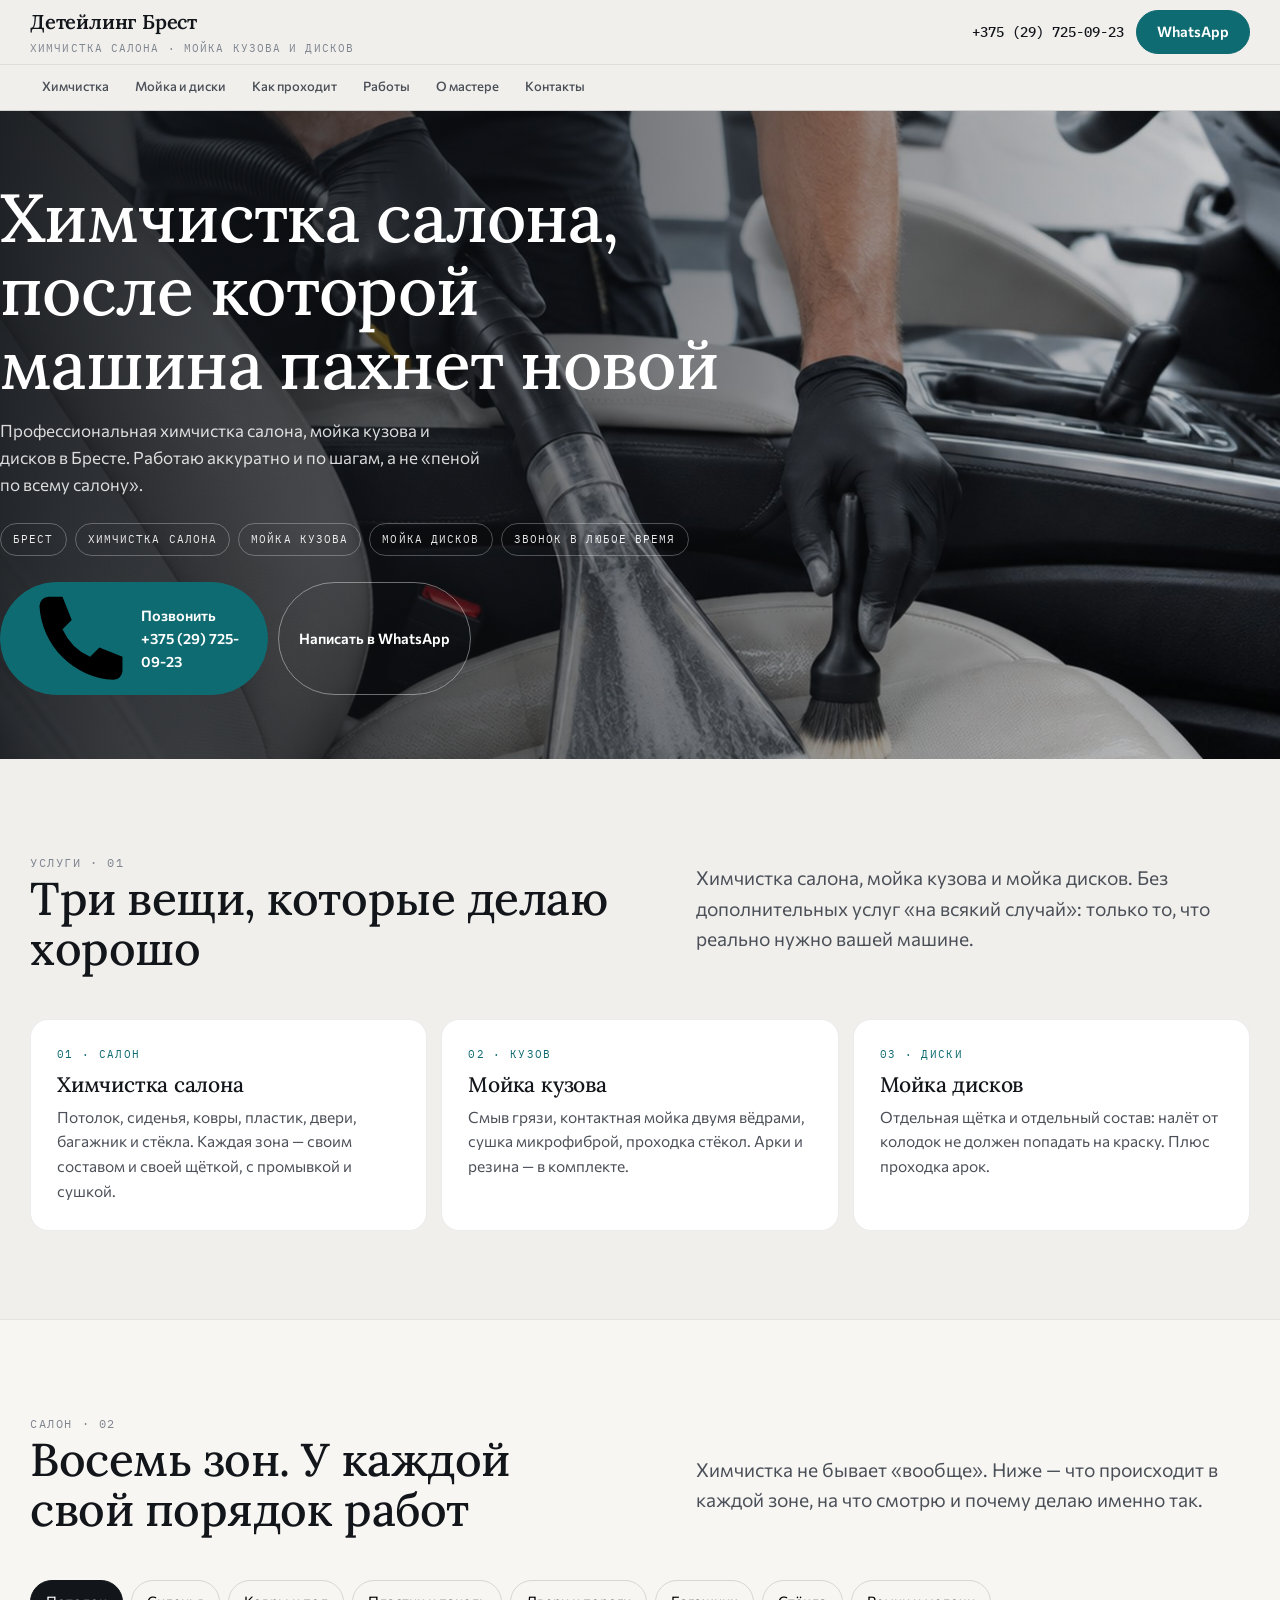
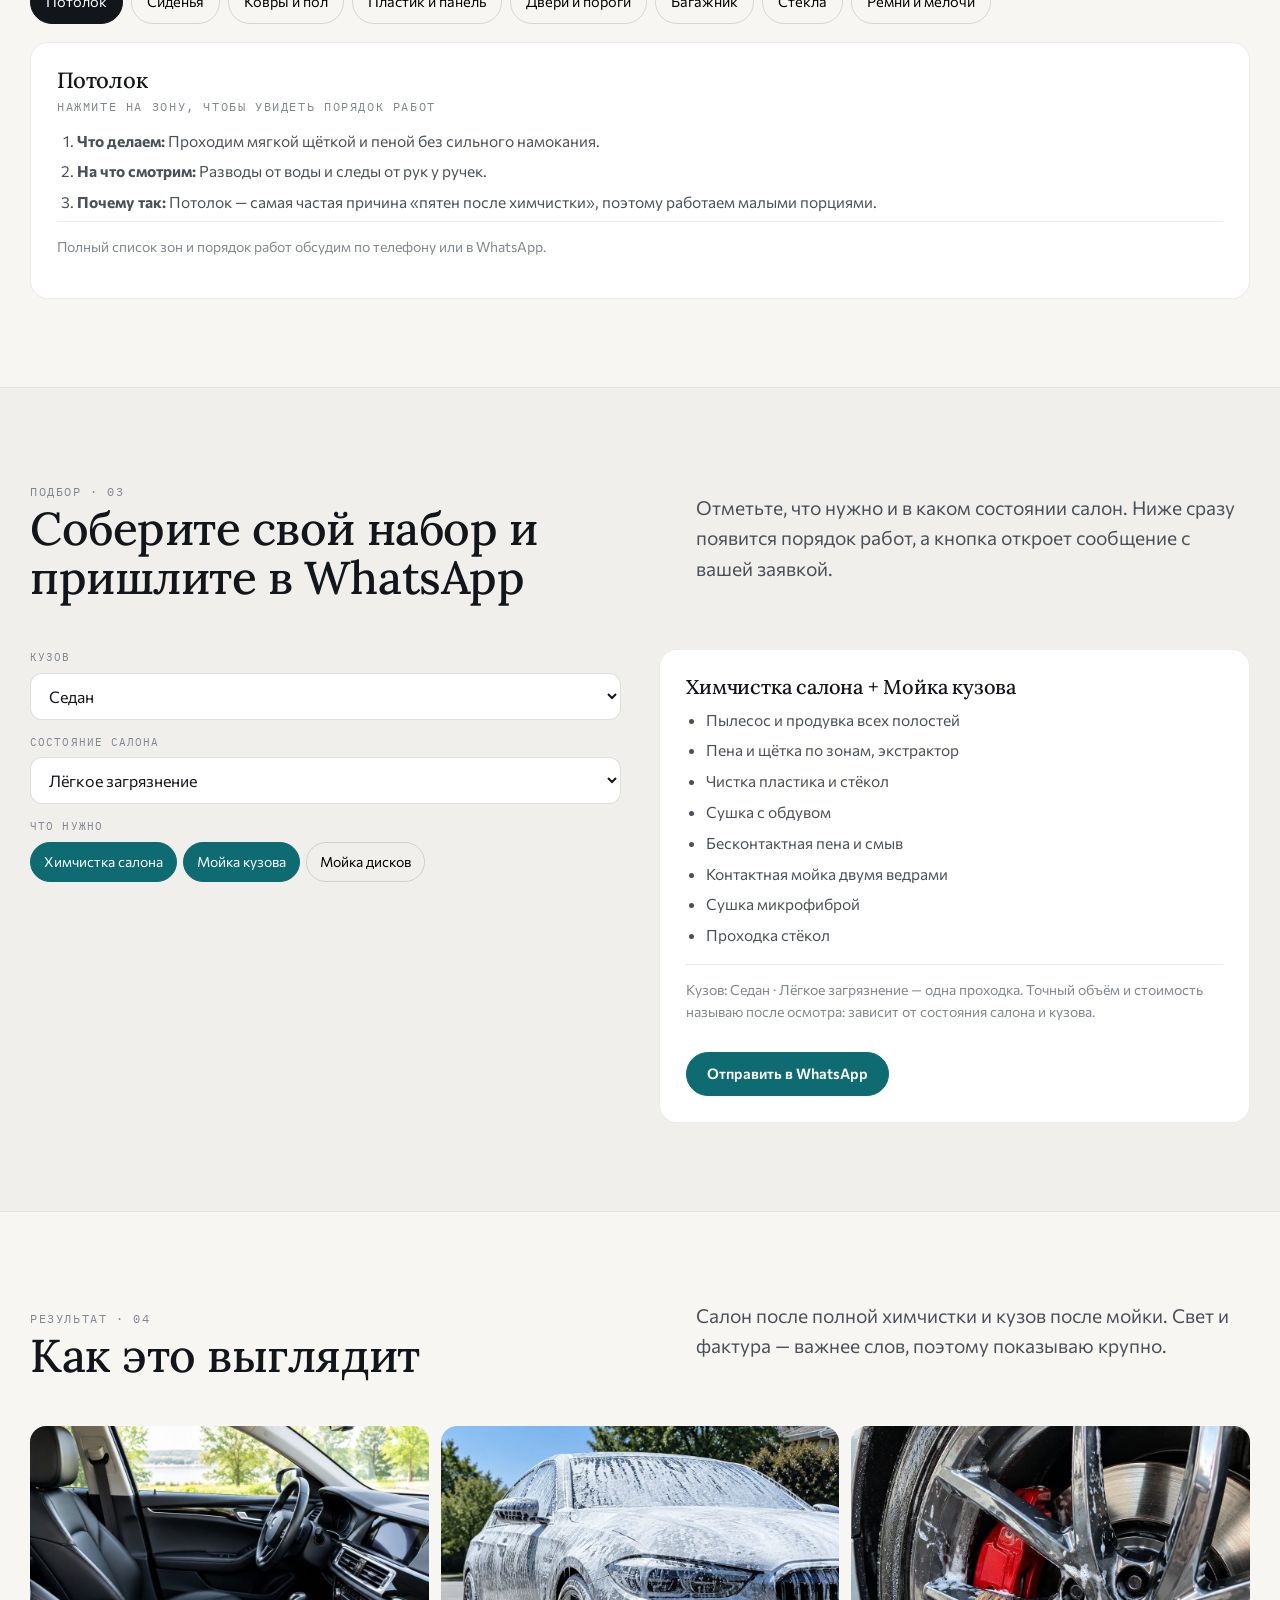
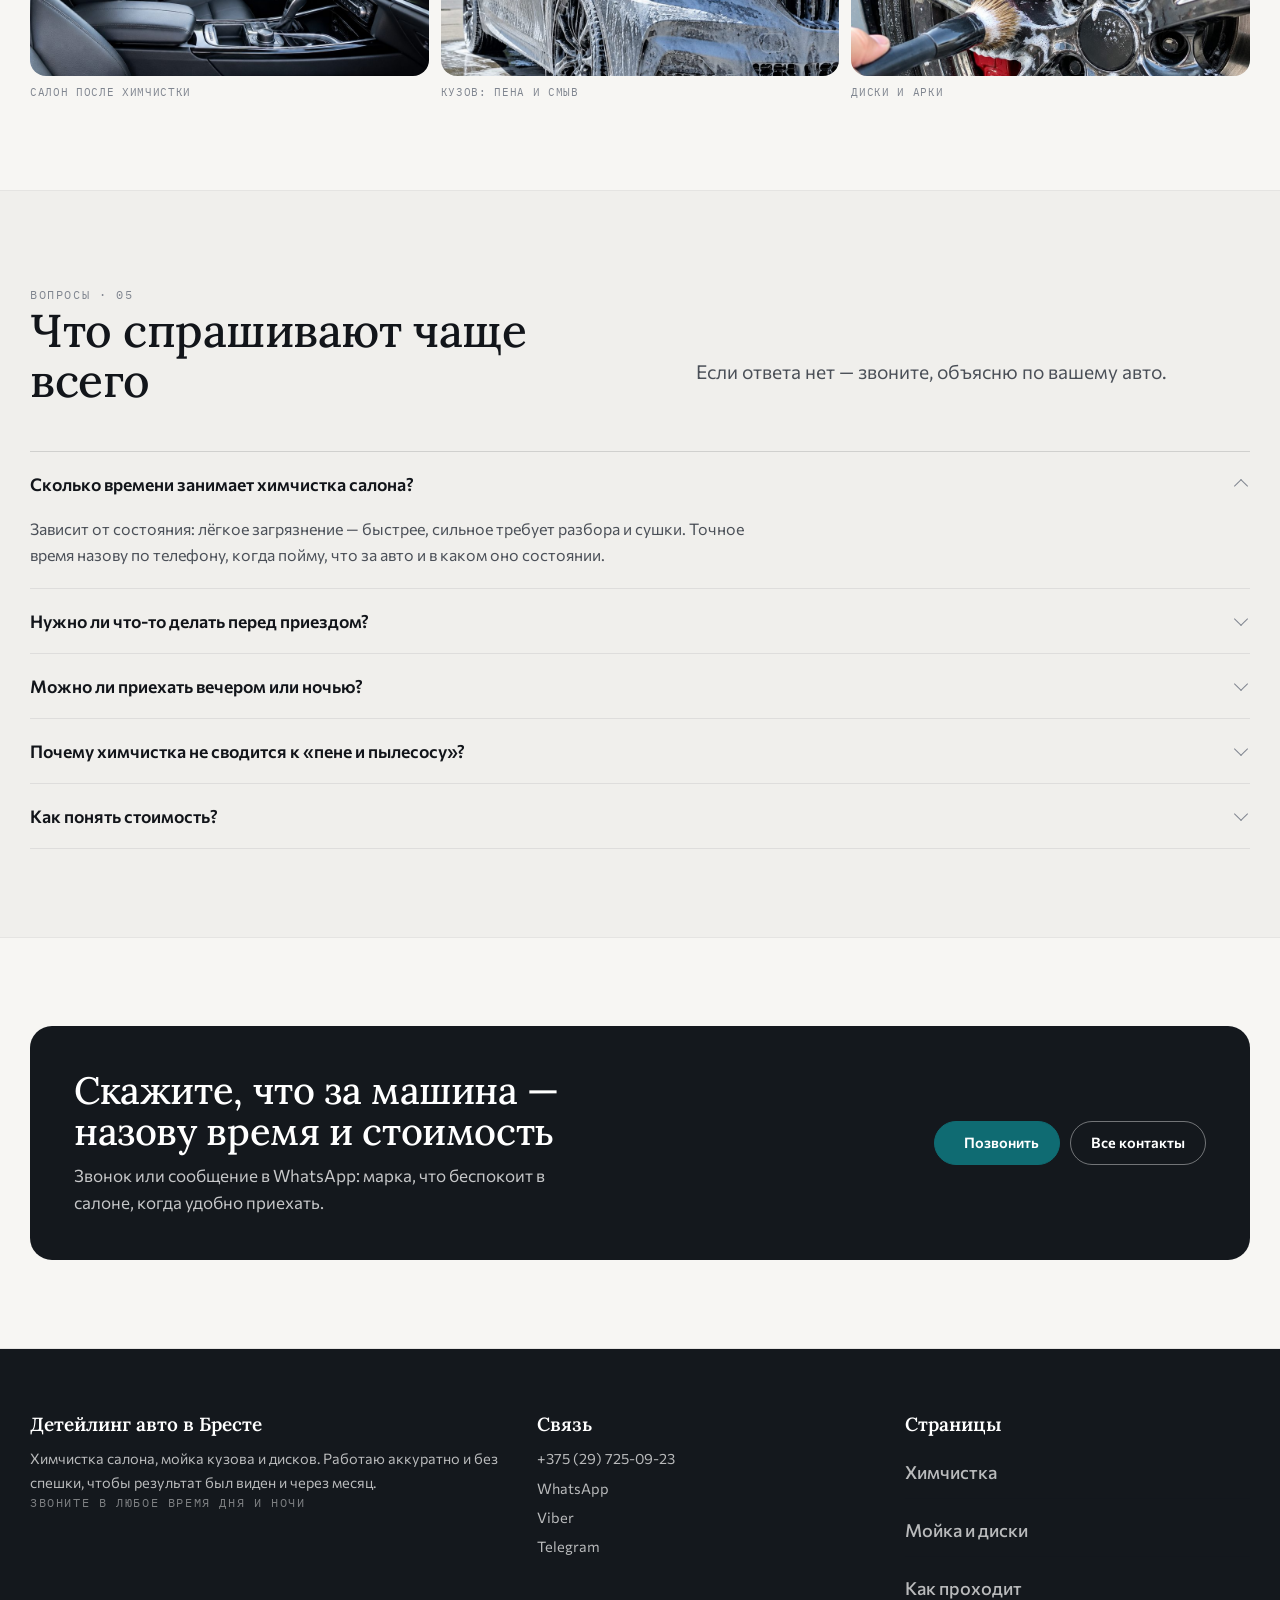
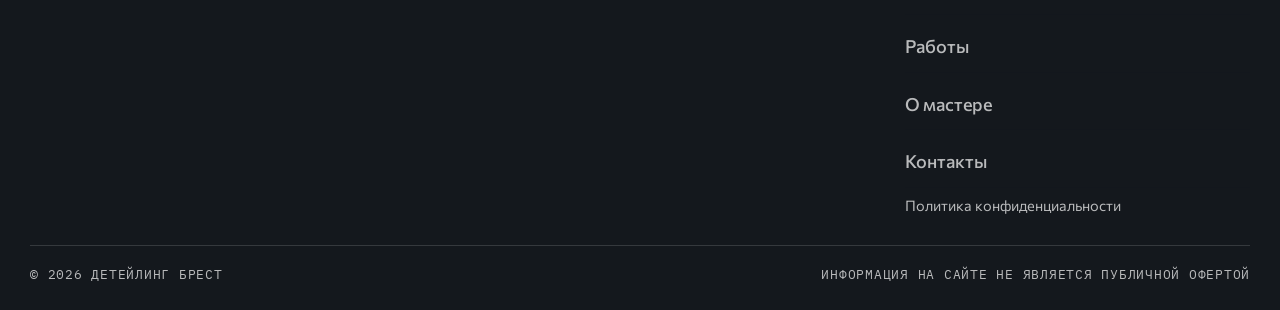
<file: index.html>
<!doctype html><html lang="ru"><head>
<meta charset="utf-8"><meta name="viewport" content="width=device-width,initial-scale=1">
<title>Детейлинг в Бресте: химчистка салона, мойка кузова и дисков</title><meta name="description" content="Детейлинг в Бресте: профессиональная химчистка салона, мойка кузова и дисков. Аккуратно, с разбором зон и без спешки. Звоните в любое время.">
<meta property="og:title" content="Детейлинг в Бресте: химчистка салона, мойка кузова и дисков"><meta property="og:description" content="Детейлинг в Бресте: профессиональная химчистка салона, мойка кузова и дисков. Аккуратно, с разбором зон и без спешки. Звоните в любое время.">
<meta property="og:type" content="website"><meta property="og:locale" content="ru_BY">
<link rel="icon" href="assets/img/favicon.svg" type="image/svg+xml">
<link rel="preconnect" href="https://fonts.googleapis.com"><link rel="preconnect" href="https://fonts.gstatic.com" crossorigin>
<link href="https://fonts.googleapis.com/css2?family=Lora:ital,wght@0,500;0,600;1,500&family=Commissioner:wght@400;500;600&family=IBM+Plex+Mono:wght@400;500&display=swap" rel="stylesheet">
<style>
:root{--paper:#F0EFEC;--paper2:#F7F6F3;--ink:#12151A;--ink2:#4B5058;--ink3:#808690;
--deep:#14181D;--aqua:#0F6B72;--aqua2:#0B545A;--line:rgba(18,21,26,.14);--line2:rgba(18,21,26,.08);
--f-d:'Lora',Georgia,serif;--f-b:'Commissioner',system-ui,sans-serif;--f-m:'IBM Plex Mono',ui-monospace,monospace}
*{box-sizing:border-box}
html{-webkit-text-size-adjust:100%}
body{margin:0;background:var(--paper);color:var(--ink);font-family:var(--f-b);font-size:17px;line-height:1.6;
-webkit-font-smoothing:antialiased;overflow-x:hidden}
body.is-locked{overflow:hidden}
h1,h2,h3{margin:0;font-family:var(--f-d);font-weight:500;letter-spacing:-.01em;line-height:1.08}
p{margin:0 0 1em}
a{color:inherit;text-decoration:none}
img{max-width:100%;display:block}
.wrap{width:min(1220px,100% - 44px);margin-inline:auto}
.mono{font-family:var(--f-m);font-size:11.5px;letter-spacing:.14em;text-transform:uppercase;color:var(--ink3)}
.top{position:sticky;top:0;z-index:60;background:rgba(240,239,236,.97);backdrop-filter:blur(8px);
border-bottom:1px solid var(--line)}
.top__row{display:flex;align-items:center;gap:12px;min-height:64px;min-width:0}
.brand{display:flex;flex-direction:column;gap:2px;min-width:0;overflow:hidden;white-space:nowrap}
.brand b{font-family:var(--f-d);font-size:20px;font-weight:600;letter-spacing:-.01em}
.brand span{font-size:11px;color:var(--ink3);font-family:var(--f-m);letter-spacing:.1em;text-transform:uppercase}
.top__sp{flex:1;min-width:8px}
@media (max-width:560px){.brand span{display:none}}
.tel{font-family:var(--f-m);font-size:14px;font-weight:500;white-space:nowrap}
.tel:hover{color:var(--aqua)}
.btn{display:inline-flex;align-items:center;justify-content:center;gap:9px;min-height:44px;padding:0 20px;
border-radius:999px;background:var(--ink);color:#fff;font-weight:600;font-size:14.5px;border:1px solid var(--ink);
transition:background .2s,transform .2s}
.btn:hover{background:var(--aqua);border-color:var(--aqua)}
.btn--line{background:transparent;color:var(--ink);border-color:var(--line)}
.btn--line:hover{background:var(--ink);color:#fff;border-color:var(--ink)}
.btn--wa{background:var(--aqua);border-color:var(--aqua)}
.burger{display:none;width:44px;height:44px;border:1px solid var(--line);background:transparent;border-radius:50%;
align-items:center;justify-content:center;flex-direction:column;gap:4px;cursor:pointer;padding:0;flex:none}
.burger span{display:block;width:16px;height:1.5px;background:var(--ink)}
@media (max-width:859px){.top .tel{display:none}.burger{display:flex}}
.navbar{border-top:1px solid var(--line2)}
.navbar__in{display:flex;align-items:center;gap:2px;overflow-x:auto;scrollbar-width:none;-ms-overflow-style:none}
.navbar__in::-webkit-scrollbar{display:none;height:0}
.navbar a{flex:none;font-size:13px;font-weight:500;padding:11px 12px;white-space:nowrap;
border-bottom:2px solid transparent;color:var(--ink2)}
.navbar a:hover{color:var(--ink);border-color:var(--aqua)}
.navbar a[aria-current="page"]{color:var(--aqua);border-color:var(--aqua)}
.hero{position:relative;min-height:clamp(520px,72vh,740px);display:flex;align-items:flex-end;color:#fff;overflow:hidden;background:var(--deep)}
.hero__bg{position:absolute;inset:0}
.hero__bg img{width:100%;height:100%;object-fit:cover}
.hero::after{content:"";position:absolute;inset:0;background:linear-gradient(96deg,rgba(15,18,22,.92) 0%,rgba(15,18,22,.55) 46%,rgba(15,18,22,.12) 100%)}
.hero__in{position:relative;z-index:2;padding-block:clamp(30px,6vw,64px);width:100%}
.hero h1{font-size:clamp(34px,5.4vw,68px);max-width:17ch}
.hero p{color:rgba(255,255,255,.84);max-width:44ch;margin-top:16px}
.fbar{position:fixed;left:0;right:0;bottom:0;z-index:70;display:none;gap:6px;padding:8px 10px;
background:rgba(20,24,29,.96);backdrop-filter:blur(10px)}
.fbar a{flex:1;display:flex;flex-direction:column;align-items:center;gap:3px;padding:8px 4px;border-radius:12px;
color:#fff;font-size:10.5px;font-family:var(--f-m);letter-spacing:.06em;text-transform:uppercase}
.fbar a svg{width:19px;height:19px;stroke:currentColor;fill:none;stroke-width:1.7}
.fbar a:first-child{background:var(--aqua)}
@media (max-width:859px){.fbar{display:flex}body{padding-bottom:70px}}
</style>
<link rel="stylesheet" href="assets/css/site.v1.css">
</head><body id="top">
<header class="top">
  <div class="wrap top__row">
    <a class="brand" href="index.html"><b>Детейлинг Брест</b><span>химчистка салона · мойка кузова и дисков</span></a>
    <span class="top__sp"></span>
    <a class="tel" href="tel:+375297250923">+375 (29) 725-09-23</a>
    <a class="btn btn--wa" href="https://wa.me/375297250923" target="_blank" rel="noopener">WhatsApp</a>
    <button class="burger" id="burger" aria-label="Меню" aria-expanded="false" aria-controls="drawer"><span></span><span></span><span></span></button>
  </div>
  <nav class="navbar" aria-label="Страницы сайта"><div class="wrap navbar__in"><a href="himchistka.html">Химчистка</a><a href="moyka.html">Мойка и диски</a><a href="etapy.html">Как проходит</a><a href="raboty.html">Работы</a><a href="o-mastere.html">О мастере</a><a href="kontakty.html">Контакты</a></div></nav>
</header>
<main>
<section class="hero">
  <div class="hero__bg"><img src="assets/img/hero.jpg" alt="Химчистка салона автомобиля в Бресте"></div>
  <div class="hero__in wrap">
    <h1>Химчистка салона, после которой машина пахнет новой</h1>
    <p>Профессиональная химчистка салона, мойка кузова и дисков в Бресте. Работаю аккуратно и по шагам, а не «пеной по всему салону».</p>
    <div class="hero__facts"><span>Брест</span><span>Химчистка салона</span><span>Мойка кузова</span><span>Мойка дисков</span><span>Звонок в любое время</span></div>
    <div class="actions">
      <a class="btn btn--wa" href="tel:+375297250923"><svg viewBox="0 0 24 24"><path d="M6 3h3l2 5-2 2a12 12 0 006 6l2-2 5 2v3a2 2 0 01-2 2A17 17 0 014 5a2 2 0 012-2z"/></svg>Позвонить +375 (29) 725-09-23</a>
      <a class="btn btn--line" href="https://wa.me/375297250923" target="_blank" rel="noopener" style="color:#fff;border-color:rgba(255,255,255,.4)">Написать в WhatsApp</a>
    </div>
  </div>
</section>
<section class="sec">
  <div class="wrap">
    <div class="head"><div><span class="mono">Услуги · 01</span><h2>Три вещи, которые делаю хорошо</h2></div>
      <p class="lead">Химчистка салона, мойка кузова и мойка дисков. Без дополнительных услуг «на всякий случай»: только то, что реально нужно вашей машине.</p></div>
    <div class="grid g3">
      <article class="card"><span class="card__num">01 · Салон</span><h3>Химчистка салона</h3>
        <p>Потолок, сиденья, ковры, пластик, двери, багажник и стёкла. Каждая зона — своим составом и своей щёткой, с промывкой и сушкой.</p></article>
      <article class="card"><span class="card__num">02 · Кузов</span><h3>Мойка кузова</h3>
        <p>Смыв грязи, контактная мойка двумя вёдрами, сушка микрофиброй, проходка стёкол. Арки и резина — в комплекте.</p></article>
      <article class="card"><span class="card__num">03 · Диски</span><h3>Мойка дисков</h3>
        <p>Отдельная щётка и отдельный состав: налёт от колодок не должен попадать на краску. Плюс проходка арок.</p></article>
    </div>
  </div>
</section>
<section class="sec sec--paper2">
  <div class="wrap">
    <div class="head"><div><span class="mono">Салон · 02</span><h2>Восемь зон. У каждой свой порядок работ</h2></div>
      <p class="lead">Химчистка не бывает «вообще». Ниже — что происходит в каждой зоне, на что смотрю и почему делаю именно так.</p></div>
    <div class="zone" role="group" aria-label="Зоны химчистки"><button type="button" data-zone="Потолок" aria-pressed="true">Потолок</button><button type="button" data-zone="Сиденья" aria-pressed="false">Сиденья</button><button type="button" data-zone="Ковры и пол" aria-pressed="false">Ковры и пол</button><button type="button" data-zone="Пластик и панель" aria-pressed="false">Пластик и панель</button><button type="button" data-zone="Двери и пороги" aria-pressed="false">Двери и пороги</button><button type="button" data-zone="Багажник" aria-pressed="false">Багажник</button><button type="button" data-zone="Стёкла" aria-pressed="false">Стёкла</button><button type="button" data-zone="Ремни и мелочи" aria-pressed="false">Ремни и мелочи</button></div>
<div class="zpanel"><h3 id="z-title">Потолок</h3>
<p class="mono" style="margin:0 0 4px">нажмите на зону, чтобы увидеть порядок работ</p>
<ol id="z-list"><li><b>Что делаем:</b> Проходим мягкой щёткой и пеной без сильного намокания.</li>
<li><b>На что смотрим:</b> Разводы от воды и следы от рук у ручек.</li>
<li><b>Почему так:</b> Потолок — самая частая причина «пятен после химчистки», поэтому работаем малыми порциями.</li></ol>
<p id="z-note" class="kit__note">Полный список зон и порядок работ обсудим по телефону или в WhatsApp.</p></div>
  </div>
</section>
<section class="sec">
  <div class="wrap">
    <div class="head"><div><span class="mono">Подбор · 03</span><h2>Соберите свой набор и пришлите в WhatsApp</h2></div>
      <p class="lead">Отметьте, что нужно и в каком состоянии салон. Ниже сразу появится порядок работ, а кнопка откроет сообщение с вашей заявкой.</p></div>
    <div class="kit" id="kit">
  <div>
    <label class="field"><span>Кузов</span><select id="k-body"><option>Седан</option><option>Хэтчбек</option><option>Универсал</option><option>Кроссовер</option><option>Микроавтобус</option></select></label>
    <label class="field"><span>Состояние салона</span><select id="k-dirt"><option>Лёгкое загрязнение</option><option>Среднее</option><option>Сильное</option></select></label>
    <div class="field"><span>Что нужно</span><div class="needchips"><button type="button" data-need="Химчистка салона" aria-pressed="true">Химчистка салона</button><button type="button" data-need="Мойка кузова" aria-pressed="true">Мойка кузова</button><button type="button" data-need="Мойка дисков" aria-pressed="false">Мойка дисков</button></div></div>
  </div>
  <div class="kit__out">
    <h3 id="k-title">Химчистка салона + Мойка кузова</h3>
    <ul id="k-list"></ul>
    <p id="k-note" class="kit__note"></p>
    <a class="btn btn--wa" id="k-cta" href="https://wa.me/375297250923" target="_blank" rel="noopener" style="margin-top:14px">Отправить в WhatsApp</a>
  </div>
</div>
  </div>
</section>
<section class="sec sec--paper2">
  <div class="wrap">
    <div class="head"><div><span class="mono">Результат · 04</span><h2>Как это выглядит</h2></div>
      <p class="lead">Салон после полной химчистки и кузов после мойки. Свет и фактура — важнее слов, поэтому показываю крупно.</p></div>
    <div class="gal">
      <figure><img src="assets/img/cabin.jpg" alt="Салон после химчистки"><figcaption>Салон после химчистки</figcaption></figure>
      <figure><img src="assets/img/foam.jpg" alt="Мойка кузова активной пеной"><figcaption>Кузов: пена и смыв</figcaption></figure>
      <figure><img src="assets/img/wheel.jpg" alt="Мойка диска щёткой"><figcaption>Диски и арки</figcaption></figure>
    </div>
  </div>
</section>
<section class="sec">
  <div class="wrap">
    <div class="head"><div><span class="mono">Вопросы · 05</span><h2>Что спрашивают чаще всего</h2></div>
      <p class="lead">Если ответа нет — звоните, объясню по вашему авто.</p></div>
    <div class="acc"><div class="acc__i is-open"><button class="acc__q" aria-expanded="true">Сколько времени занимает химчистка салона?</button><div class="acc__a">Зависит от состояния: лёгкое загрязнение — быстрее, сильное требует разбора и сушки. Точное время назову по телефону, когда пойму, что за авто и в каком оно состоянии.</div></div><div class="acc__i"><button class="acc__q" aria-expanded="false">Нужно ли что-то делать перед приездом?</button><div class="acc__a">Достаточно убрать личные вещи из салона и багажника. Всё остальное — моя работа.</div></div><div class="acc__i"><button class="acc__q" aria-expanded="false">Можно ли приехать вечером или ночью?</button><div class="acc__a">Звоните в любое время дня и ночи, договоримся по времени.</div></div><div class="acc__i"><button class="acc__q" aria-expanded="false">Почему химчистка не сводится к «пене и пылесосу»?</button><div class="acc__a">Пена без экстрактора вытаскивает грязь на поверхность, а не убирает её. Поэтому зоны проходятся по шагам, с промывкой и сушкой, иначе через неделю появляются разводы.</div></div><div class="acc__i"><button class="acc__q" aria-expanded="false">Как понять стоимость?</button><div class="acc__a">Стоимость зависит от размера авто, состояния салона и набора услуг. Скажу сразу по телефону, а лучше пришлите фото салона в WhatsApp.</div></div></div>
  </div>
</section>
<section class="sec sec--paper2">
  <div class="wrap">
    <div class="cta">
      <div><h2>Скажите, что за машина — назову время и стоимость</h2>
        <p>Звонок или сообщение в WhatsApp: марка, что беспокоит в салоне, когда удобно приехать.</p></div>
      <div class="actions" style="margin:0">
        <a class="btn btn--wa" href="tel:+375297250923"><svg viewBox="0 0 24 24"><path d="M6 3h3l2 5-2 2a12 12 0 006 6l2-2 5 2v3a2 2 0 01-2 2A17 17 0 014 5a2 2 0 012-2z"/></svg>Позвонить</a>
        <a class="btn btn--line" href="kontakty.html" style="color:#fff;border-color:rgba(255,255,255,.4)">Все контакты</a>
      </div>
    </div>
  </div>
</section>
</main>
<footer class="foot">
  <div class="wrap">
    <div class="foot__top">
      <div>
        <b>Детейлинг авто в Бресте</b>
        <p style="margin:0">Химчистка салона, мойка кузова и дисков. Работаю аккуратно и без спешки, чтобы результат был виден и через месяц.</p>
        <p class="mono" style="color:rgba(255,255,255,.45)">Звоните в любое время дня и ночи</p>
      </div>
      <div>
        <b>Связь</b>
        <div class="foot__links">
          <a href="tel:+375297250923">+375 (29) 725-09-23</a>
          <a href="https://wa.me/375297250923" target="_blank" rel="noopener">WhatsApp</a>
          <a href="viber://chat?number=%2B375297250923" >Viber</a>
          <a href="https://t.me/+375297250923" target="_blank" rel="noopener">Telegram</a>
        </div>
      </div>
      <div>
        <b>Страницы</b>
        <div class="foot__links"><a class="dl" href="himchistka.html">Химчистка</a><a class="dl" href="moyka.html">Мойка и диски</a><a class="dl" href="etapy.html">Как проходит</a><a class="dl" href="raboty.html">Работы</a><a class="dl" href="o-mastere.html">О мастере</a><a class="dl" href="kontakty.html">Контакты</a>
          <a href="politika.html">Политика конфиденциальности</a>
        </div>
      </div>
    </div>
    <div class="foot__bot">
      <span>© 2026 Детейлинг Брест</span>
      <span>Информация на сайте не является публичной офертой</span>
    </div>
  </div>
</footer>
<div class="drawer" id="drawer" data-open="false">
  <div class="drawer__inner" role="dialog" aria-modal="true" aria-label="Меню сайта">
    <div class="drawer__head"><span class="mono">Меню</span><button class="drawer__close" id="drawerClose" aria-label="Закрыть меню"></button></div>
    <a class="dl" href="himchistka.html">Химчистка</a><a class="dl" href="moyka.html">Мойка и диски</a><a class="dl" href="etapy.html">Как проходит</a><a class="dl" href="raboty.html">Работы</a><a class="dl" href="o-mastere.html">О мастере</a><a class="dl" href="kontakty.html">Контакты</a><a class="dl" href="politika.html">Политика</a>
    <a class="btn" href="tel:+375297250923">Позвонить +375 (29) 725-09-23</a>
    <a class="btn btn--wa" href="https://wa.me/375297250923" target="_blank" rel="noopener">Написать в WhatsApp</a>
  </div>
</div>
<div class="fbar">
  <a href="tel:+375297250923"><svg viewBox="0 0 24 24"><path d="M6 3h3l2 5-2 2a12 12 0 006 6l2-2 5 2v3a2 2 0 01-2 2A17 17 0 014 5a2 2 0 012-2z"/></svg>Позвонить</a>
  <a href="https://wa.me/375297250923" target="_blank" rel="noopener"><svg viewBox="0 0 24 24"><path d="M20 12a8 8 0 01-11.8 7L4 20l1-4.2A8 8 0 1120 12z"/><path d="M9 9.5c0 3 2.5 5.5 5.5 5.5"/></svg>WhatsApp</a>
  <a href="viber://chat?number=%2B375297250923"><svg viewBox="0 0 24 24"><path d="M12 4c4 0 7 3 7 7a7 7 0 01-7 7c-1.6 0-3-.4-4-1.2L5 18l1-3c-.7-1-1-2.2-1-3.5C5 7 8 4 12 4z"/><path d="M10 9l2 5 2-5"/></svg>Viber</a>
  <a href="https://t.me/+375297250923" target="_blank" rel="noopener"><svg viewBox="0 0 24 24"><path d="M21 5L3 11l5 2 2 6 3-4 5 3z"/></svg>Telegram</a>
</div>
<script src="assets/js/main.v1.js" defer></script>
</body></html>
</file>
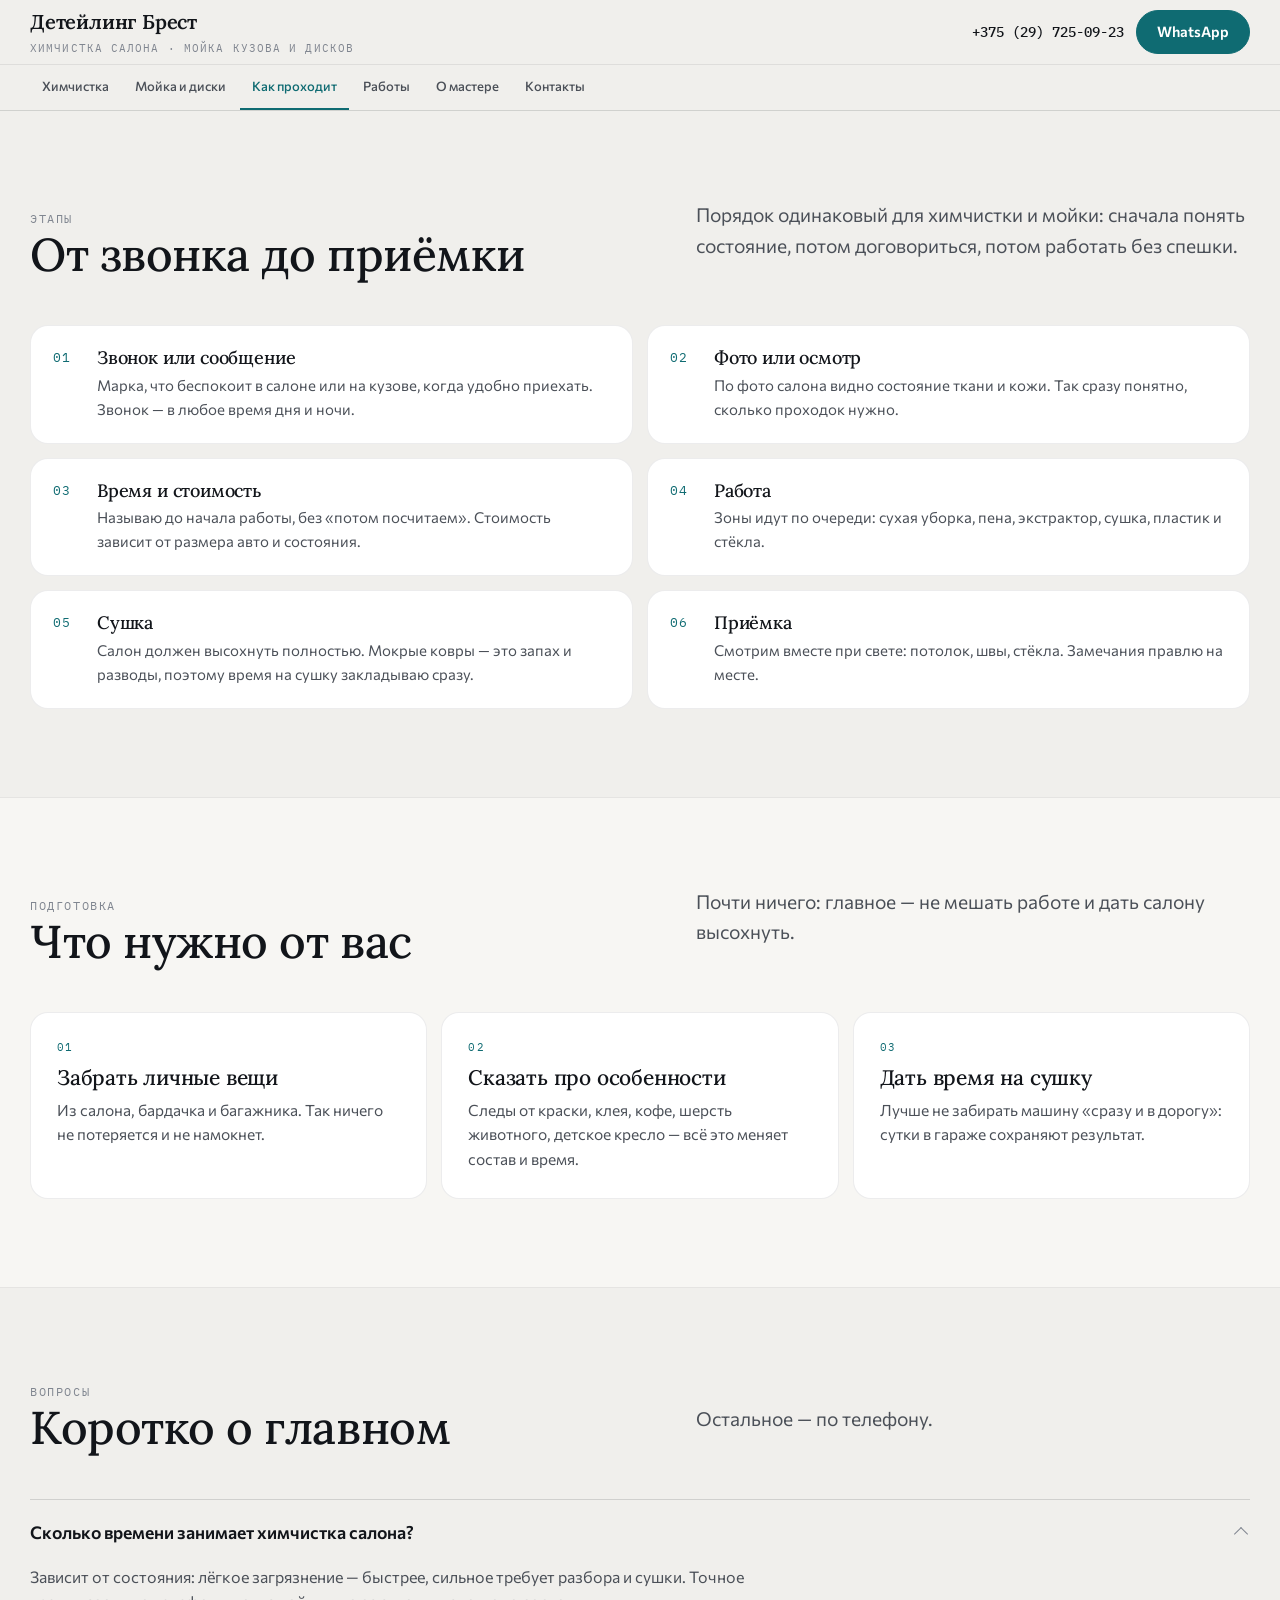
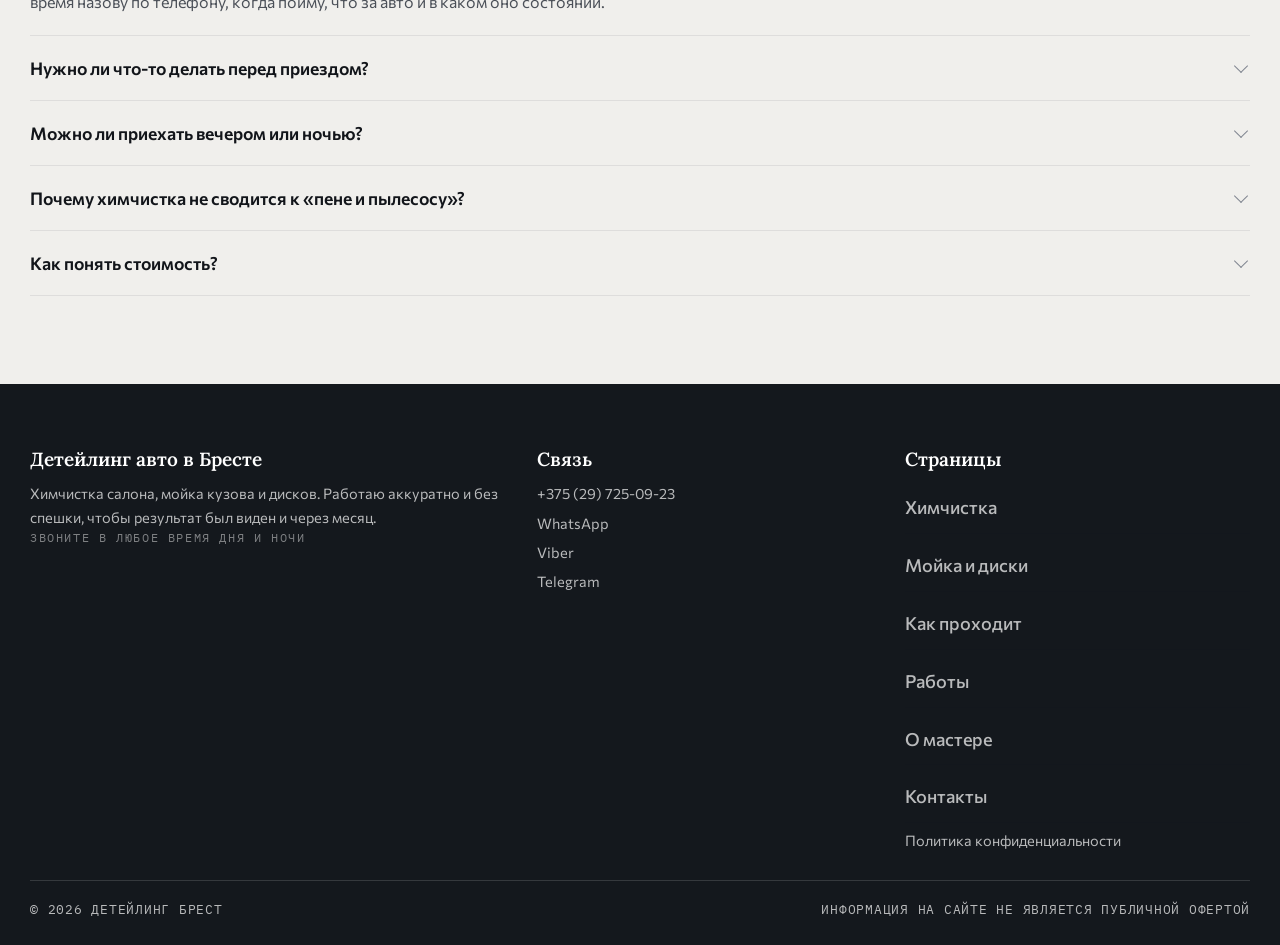
<file: etapy.html>
<!doctype html><html lang="ru"><head>
<meta charset="utf-8"><meta name="viewport" content="width=device-width,initial-scale=1">
<title>Как проходит детейлинг: этапы, время, подготовка — Брест</title><meta name="description" content="Как проходит химчистка и мойка: от звонка и фото до приёмки. Что подготовить, сколько это занимает и почему сушка важна не меньше чистки.">
<meta property="og:title" content="Как проходит детейлинг: этапы, время, подготовка — Брест"><meta property="og:description" content="Как проходит химчистка и мойка: от звонка и фото до приёмки. Что подготовить, сколько это занимает и почему сушка важна не меньше чистки.">
<meta property="og:type" content="website"><meta property="og:locale" content="ru_BY">
<link rel="icon" href="assets/img/favicon.svg" type="image/svg+xml">
<link rel="preconnect" href="https://fonts.googleapis.com"><link rel="preconnect" href="https://fonts.gstatic.com" crossorigin>
<link href="https://fonts.googleapis.com/css2?family=Lora:ital,wght@0,500;0,600;1,500&family=Commissioner:wght@400;500;600&family=IBM+Plex+Mono:wght@400;500&display=swap" rel="stylesheet">
<style>
:root{--paper:#F0EFEC;--paper2:#F7F6F3;--ink:#12151A;--ink2:#4B5058;--ink3:#808690;
--deep:#14181D;--aqua:#0F6B72;--aqua2:#0B545A;--line:rgba(18,21,26,.14);--line2:rgba(18,21,26,.08);
--f-d:'Lora',Georgia,serif;--f-b:'Commissioner',system-ui,sans-serif;--f-m:'IBM Plex Mono',ui-monospace,monospace}
*{box-sizing:border-box}
html{-webkit-text-size-adjust:100%}
body{margin:0;background:var(--paper);color:var(--ink);font-family:var(--f-b);font-size:17px;line-height:1.6;
-webkit-font-smoothing:antialiased;overflow-x:hidden}
body.is-locked{overflow:hidden}
h1,h2,h3{margin:0;font-family:var(--f-d);font-weight:500;letter-spacing:-.01em;line-height:1.08}
p{margin:0 0 1em}
a{color:inherit;text-decoration:none}
img{max-width:100%;display:block}
.wrap{width:min(1220px,100% - 44px);margin-inline:auto}
.mono{font-family:var(--f-m);font-size:11.5px;letter-spacing:.14em;text-transform:uppercase;color:var(--ink3)}
.top{position:sticky;top:0;z-index:60;background:rgba(240,239,236,.97);backdrop-filter:blur(8px);
border-bottom:1px solid var(--line)}
.top__row{display:flex;align-items:center;gap:12px;min-height:64px;min-width:0}
.brand{display:flex;flex-direction:column;gap:2px;min-width:0;overflow:hidden;white-space:nowrap}
.brand b{font-family:var(--f-d);font-size:20px;font-weight:600;letter-spacing:-.01em}
.brand span{font-size:11px;color:var(--ink3);font-family:var(--f-m);letter-spacing:.1em;text-transform:uppercase}
.top__sp{flex:1;min-width:8px}
@media (max-width:560px){.brand span{display:none}}
.tel{font-family:var(--f-m);font-size:14px;font-weight:500;white-space:nowrap}
.tel:hover{color:var(--aqua)}
.btn{display:inline-flex;align-items:center;justify-content:center;gap:9px;min-height:44px;padding:0 20px;
border-radius:999px;background:var(--ink);color:#fff;font-weight:600;font-size:14.5px;border:1px solid var(--ink);
transition:background .2s,transform .2s}
.btn:hover{background:var(--aqua);border-color:var(--aqua)}
.btn--line{background:transparent;color:var(--ink);border-color:var(--line)}
.btn--line:hover{background:var(--ink);color:#fff;border-color:var(--ink)}
.btn--wa{background:var(--aqua);border-color:var(--aqua)}
.burger{display:none;width:44px;height:44px;border:1px solid var(--line);background:transparent;border-radius:50%;
align-items:center;justify-content:center;flex-direction:column;gap:4px;cursor:pointer;padding:0;flex:none}
.burger span{display:block;width:16px;height:1.5px;background:var(--ink)}
@media (max-width:859px){.top .tel{display:none}.burger{display:flex}}
.navbar{border-top:1px solid var(--line2)}
.navbar__in{display:flex;align-items:center;gap:2px;overflow-x:auto;scrollbar-width:none;-ms-overflow-style:none}
.navbar__in::-webkit-scrollbar{display:none;height:0}
.navbar a{flex:none;font-size:13px;font-weight:500;padding:11px 12px;white-space:nowrap;
border-bottom:2px solid transparent;color:var(--ink2)}
.navbar a:hover{color:var(--ink);border-color:var(--aqua)}
.navbar a[aria-current="page"]{color:var(--aqua);border-color:var(--aqua)}
.hero{position:relative;min-height:clamp(520px,72vh,740px);display:flex;align-items:flex-end;color:#fff;overflow:hidden;background:var(--deep)}
.hero__bg{position:absolute;inset:0}
.hero__bg img{width:100%;height:100%;object-fit:cover}
.hero::after{content:"";position:absolute;inset:0;background:linear-gradient(96deg,rgba(15,18,22,.92) 0%,rgba(15,18,22,.55) 46%,rgba(15,18,22,.12) 100%)}
.hero__in{position:relative;z-index:2;padding-block:clamp(30px,6vw,64px);width:100%}
.hero h1{font-size:clamp(34px,5.4vw,68px);max-width:17ch}
.hero p{color:rgba(255,255,255,.84);max-width:44ch;margin-top:16px}
.fbar{position:fixed;left:0;right:0;bottom:0;z-index:70;display:none;gap:6px;padding:8px 10px;
background:rgba(20,24,29,.96);backdrop-filter:blur(10px)}
.fbar a{flex:1;display:flex;flex-direction:column;align-items:center;gap:3px;padding:8px 4px;border-radius:12px;
color:#fff;font-size:10.5px;font-family:var(--f-m);letter-spacing:.06em;text-transform:uppercase}
.fbar a svg{width:19px;height:19px;stroke:currentColor;fill:none;stroke-width:1.7}
.fbar a:first-child{background:var(--aqua)}
@media (max-width:859px){.fbar{display:flex}body{padding-bottom:70px}}
</style>
<link rel="stylesheet" href="assets/css/site.v1.css">
</head><body id="top">
<header class="top">
  <div class="wrap top__row">
    <a class="brand" href="index.html"><b>Детейлинг Брест</b><span>химчистка салона · мойка кузова и дисков</span></a>
    <span class="top__sp"></span>
    <a class="tel" href="tel:+375297250923">+375 (29) 725-09-23</a>
    <a class="btn btn--wa" href="https://wa.me/375297250923" target="_blank" rel="noopener">WhatsApp</a>
    <button class="burger" id="burger" aria-label="Меню" aria-expanded="false" aria-controls="drawer"><span></span><span></span><span></span></button>
  </div>
  <nav class="navbar" aria-label="Страницы сайта"><div class="wrap navbar__in"><a href="himchistka.html">Химчистка</a><a href="moyka.html">Мойка и диски</a><a href="etapy.html" aria-current="page">Как проходит</a><a href="raboty.html">Работы</a><a href="o-mastere.html">О мастере</a><a href="kontakty.html">Контакты</a></div></nav>
</header>
<main>
<section class="sec"><div class="wrap">
  <div class="head"><div><span class="mono">Этапы</span><h1>От звонка до приёмки</h1></div>
  <p class="lead">Порядок одинаковый для химчистки и мойки: сначала понять состояние, потом договориться, потом работать без спешки.</p></div>
  <div class="steps">
    <div class="step"><h3>Звонок или сообщение</h3><p>Марка, что беспокоит в салоне или на кузове, когда удобно приехать. Звонок — в любое время дня и ночи.</p></div>
    <div class="step"><h3>Фото или осмотр</h3><p>По фото салона видно состояние ткани и кожи. Так сразу понятно, сколько проходок нужно.</p></div>
    <div class="step"><h3>Время и стоимость</h3><p>Называю до начала работы, без «потом посчитаем». Стоимость зависит от размера авто и состояния.</p></div>
    <div class="step"><h3>Работа</h3><p>Зоны идут по очереди: сухая уборка, пена, экстрактор, сушка, пластик и стёкла.</p></div>
    <div class="step"><h3>Сушка</h3><p>Салон должен высохнуть полностью. Мокрые ковры — это запах и разводы, поэтому время на сушку закладываю сразу.</p></div>
    <div class="step"><h3>Приёмка</h3><p>Смотрим вместе при свете: потолок, швы, стёкла. Замечания правлю на месте.</p></div>
  </div>
</div></section>
<section class="sec sec--paper2"><div class="wrap">
  <div class="head"><div><span class="mono">Подготовка</span><h2>Что нужно от вас</h2></div><p class="lead">Почти ничего: главное — не мешать работе и дать салону высохнуть.</p></div>
  <div class="grid g3">
    <article class="card"><span class="card__num">01</span><h3>Забрать личные вещи</h3><p>Из салона, бардачка и багажника. Так ничего не потеряется и не намокнет.</p></article>
    <article class="card"><span class="card__num">02</span><h3>Сказать про особенности</h3><p>Следы от краски, клея, кофе, шерсть животного, детское кресло — всё это меняет состав и время.</p></article>
    <article class="card"><span class="card__num">03</span><h3>Дать время на сушку</h3><p>Лучше не забирать машину «сразу и в дорогу»: сутки в гараже сохраняют результат.</p></article>
  </div>
</div></section>
<section class="sec"><div class="wrap">
  <div class="head"><div><span class="mono">Вопросы</span><h2>Коротко о главном</h2></div><p class="lead">Остальное — по телефону.</p></div>
  <div class="acc"><div class="acc__i is-open"><button class="acc__q" aria-expanded="true">Сколько времени занимает химчистка салона?</button><div class="acc__a">Зависит от состояния: лёгкое загрязнение — быстрее, сильное требует разбора и сушки. Точное время назову по телефону, когда пойму, что за авто и в каком оно состоянии.</div></div><div class="acc__i"><button class="acc__q" aria-expanded="false">Нужно ли что-то делать перед приездом?</button><div class="acc__a">Достаточно убрать личные вещи из салона и багажника. Всё остальное — моя работа.</div></div><div class="acc__i"><button class="acc__q" aria-expanded="false">Можно ли приехать вечером или ночью?</button><div class="acc__a">Звоните в любое время дня и ночи, договоримся по времени.</div></div><div class="acc__i"><button class="acc__q" aria-expanded="false">Почему химчистка не сводится к «пене и пылесосу»?</button><div class="acc__a">Пена без экстрактора вытаскивает грязь на поверхность, а не убирает её. Поэтому зоны проходятся по шагам, с промывкой и сушкой, иначе через неделю появляются разводы.</div></div><div class="acc__i"><button class="acc__q" aria-expanded="false">Как понять стоимость?</button><div class="acc__a">Стоимость зависит от размера авто, состояния салона и набора услуг. Скажу сразу по телефону, а лучше пришлите фото салона в WhatsApp.</div></div></div>
</div></section>
</main>
<footer class="foot">
  <div class="wrap">
    <div class="foot__top">
      <div>
        <b>Детейлинг авто в Бресте</b>
        <p style="margin:0">Химчистка салона, мойка кузова и дисков. Работаю аккуратно и без спешки, чтобы результат был виден и через месяц.</p>
        <p class="mono" style="color:rgba(255,255,255,.45)">Звоните в любое время дня и ночи</p>
      </div>
      <div>
        <b>Связь</b>
        <div class="foot__links">
          <a href="tel:+375297250923">+375 (29) 725-09-23</a>
          <a href="https://wa.me/375297250923" target="_blank" rel="noopener">WhatsApp</a>
          <a href="viber://chat?number=%2B375297250923" >Viber</a>
          <a href="https://t.me/+375297250923" target="_blank" rel="noopener">Telegram</a>
        </div>
      </div>
      <div>
        <b>Страницы</b>
        <div class="foot__links"><a class="dl" href="himchistka.html">Химчистка</a><a class="dl" href="moyka.html">Мойка и диски</a><a class="dl" href="etapy.html">Как проходит</a><a class="dl" href="raboty.html">Работы</a><a class="dl" href="o-mastere.html">О мастере</a><a class="dl" href="kontakty.html">Контакты</a>
          <a href="politika.html">Политика конфиденциальности</a>
        </div>
      </div>
    </div>
    <div class="foot__bot">
      <span>© 2026 Детейлинг Брест</span>
      <span>Информация на сайте не является публичной офертой</span>
    </div>
  </div>
</footer>
<div class="drawer" id="drawer" data-open="false">
  <div class="drawer__inner" role="dialog" aria-modal="true" aria-label="Меню сайта">
    <div class="drawer__head"><span class="mono">Меню</span><button class="drawer__close" id="drawerClose" aria-label="Закрыть меню"></button></div>
    <a class="dl" href="himchistka.html">Химчистка</a><a class="dl" href="moyka.html">Мойка и диски</a><a class="dl" href="etapy.html">Как проходит</a><a class="dl" href="raboty.html">Работы</a><a class="dl" href="o-mastere.html">О мастере</a><a class="dl" href="kontakty.html">Контакты</a><a class="dl" href="politika.html">Политика</a>
    <a class="btn" href="tel:+375297250923">Позвонить +375 (29) 725-09-23</a>
    <a class="btn btn--wa" href="https://wa.me/375297250923" target="_blank" rel="noopener">Написать в WhatsApp</a>
  </div>
</div>
<div class="fbar">
  <a href="tel:+375297250923"><svg viewBox="0 0 24 24"><path d="M6 3h3l2 5-2 2a12 12 0 006 6l2-2 5 2v3a2 2 0 01-2 2A17 17 0 014 5a2 2 0 012-2z"/></svg>Позвонить</a>
  <a href="https://wa.me/375297250923" target="_blank" rel="noopener"><svg viewBox="0 0 24 24"><path d="M20 12a8 8 0 01-11.8 7L4 20l1-4.2A8 8 0 1120 12z"/><path d="M9 9.5c0 3 2.5 5.5 5.5 5.5"/></svg>WhatsApp</a>
  <a href="viber://chat?number=%2B375297250923"><svg viewBox="0 0 24 24"><path d="M12 4c4 0 7 3 7 7a7 7 0 01-7 7c-1.6 0-3-.4-4-1.2L5 18l1-3c-.7-1-1-2.2-1-3.5C5 7 8 4 12 4z"/><path d="M10 9l2 5 2-5"/></svg>Viber</a>
  <a href="https://t.me/+375297250923" target="_blank" rel="noopener"><svg viewBox="0 0 24 24"><path d="M21 5L3 11l5 2 2 6 3-4 5 3z"/></svg>Telegram</a>
</div>
<script src="assets/js/main.v1.js" defer></script>
</body></html>
</file>
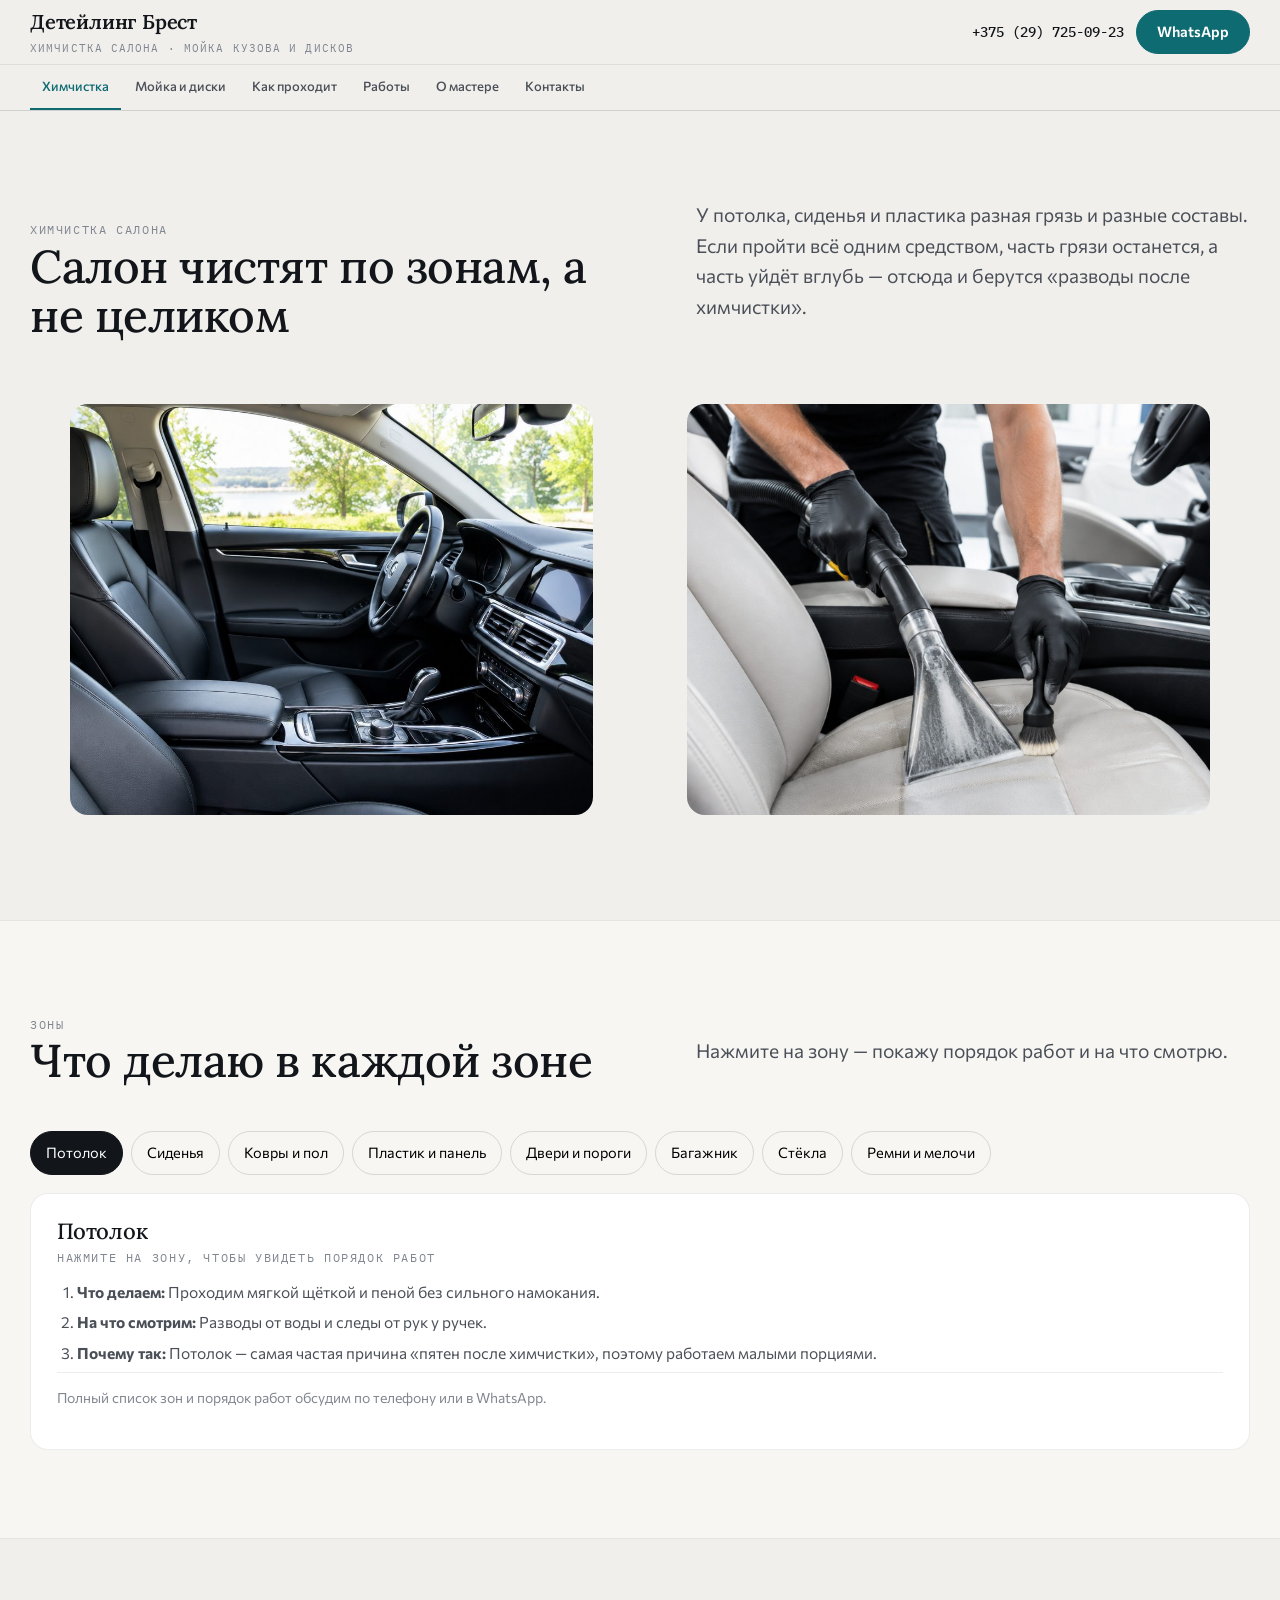
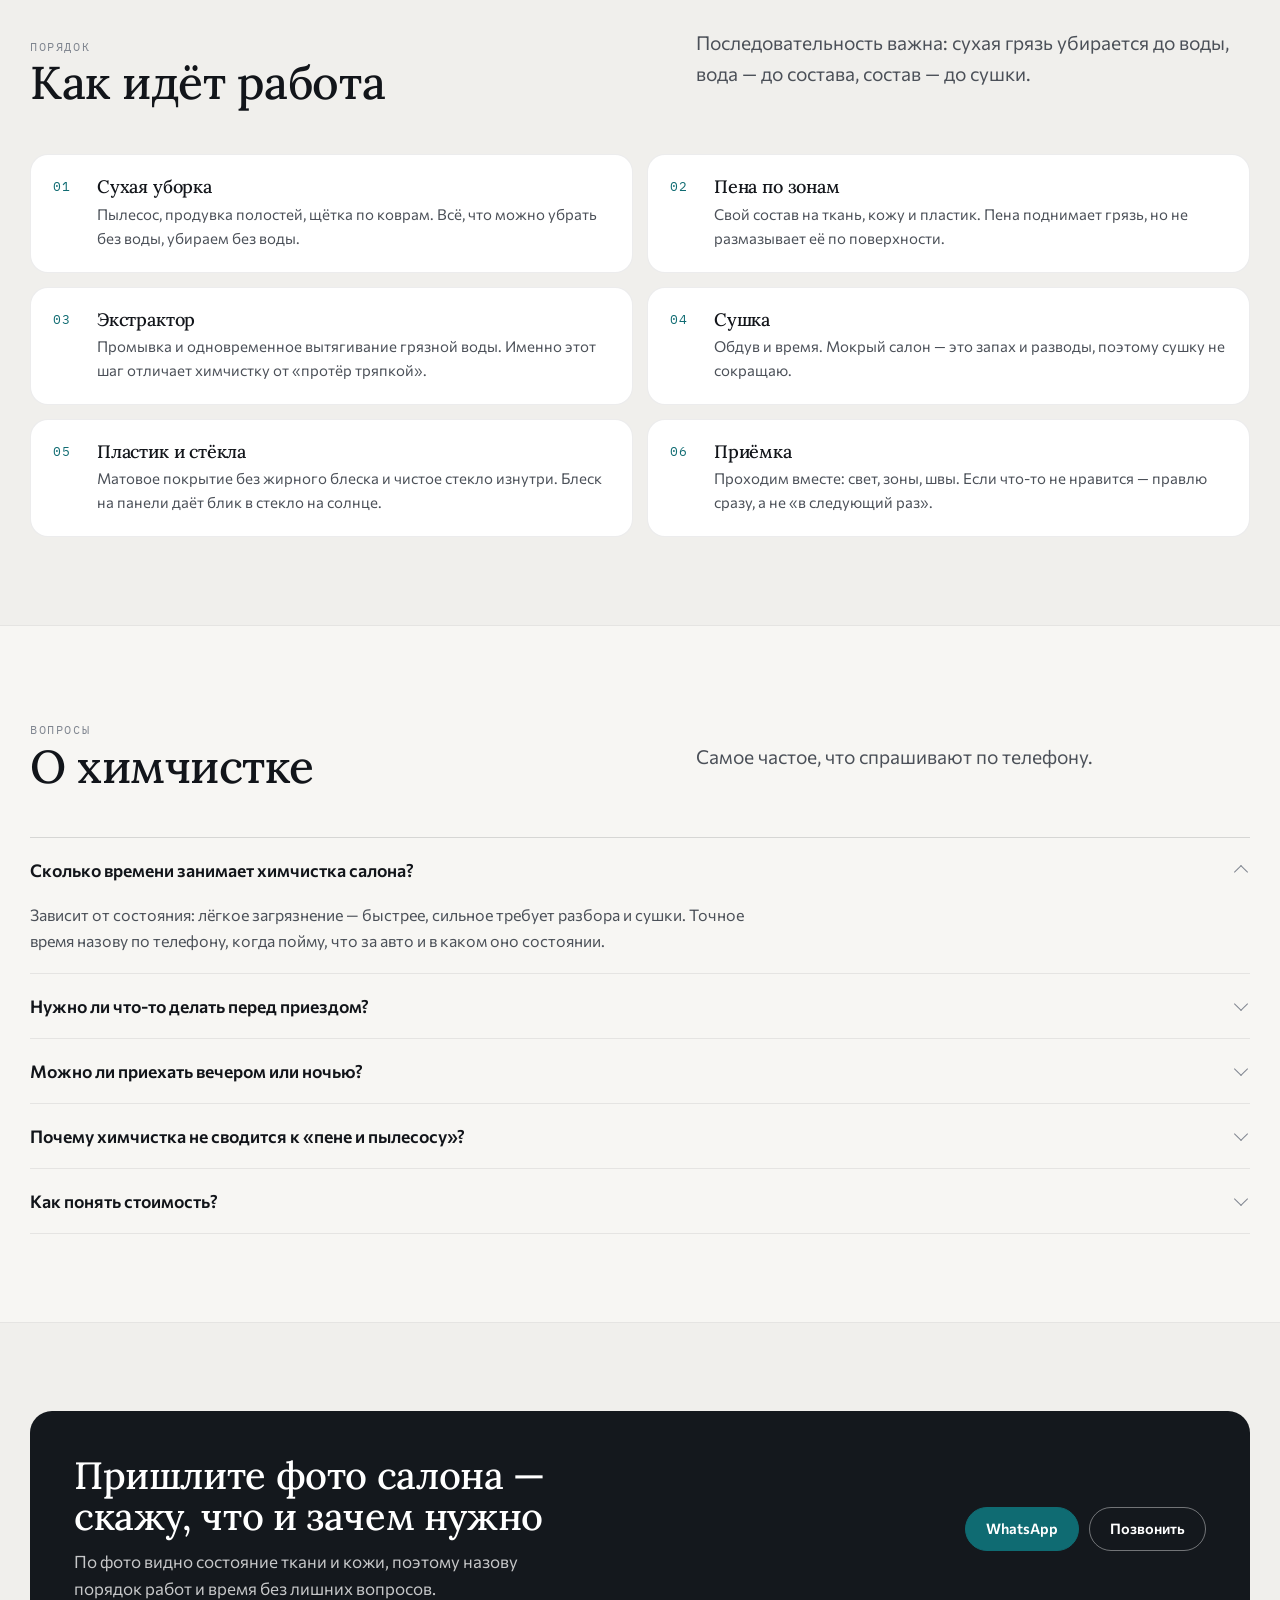
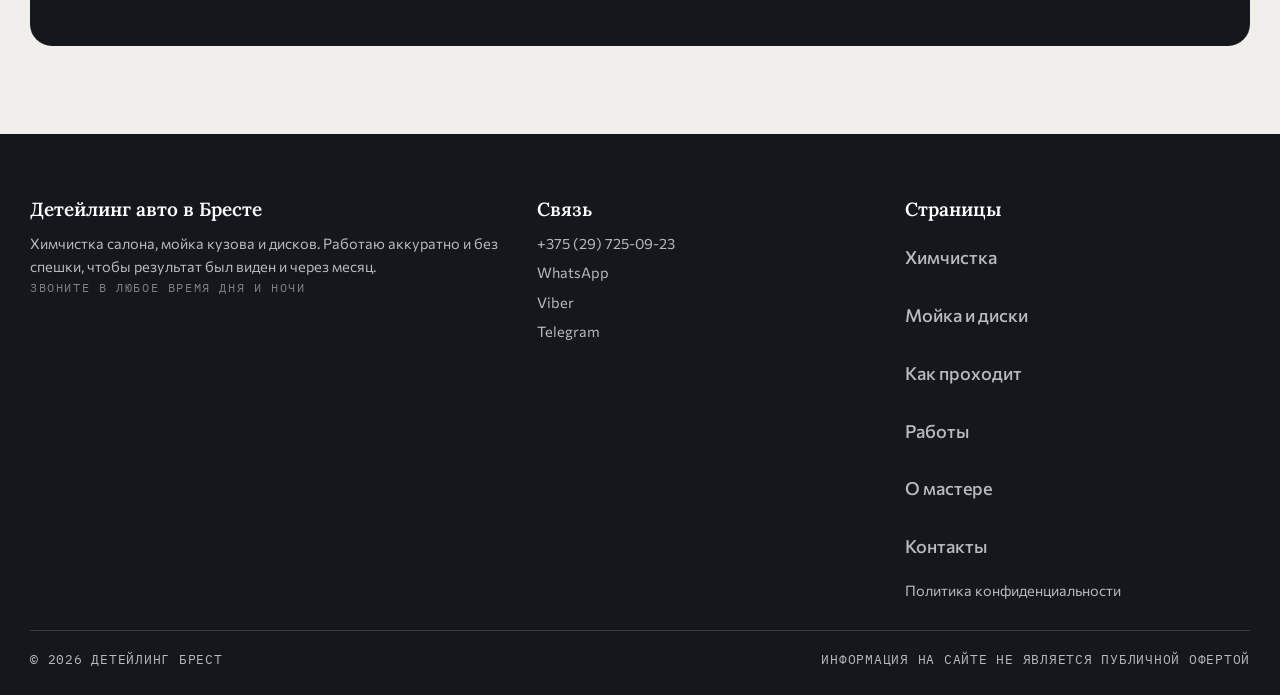
<file: himchistka.html>
<!doctype html><html lang="ru"><head>
<meta charset="utf-8"><meta name="viewport" content="width=device-width,initial-scale=1">
<title>Химчистка салона в Бресте — потолок, сиденья, ковры, пластик</title><meta name="description" content="Профессиональная химчистка салона авто в Бресте: разбор по зонам, пена и экстрактор, сушка. Потолок, сиденья, ковры, пластик, багажник, стёкла.">
<meta property="og:title" content="Химчистка салона в Бресте — потолок, сиденья, ковры, пластик"><meta property="og:description" content="Профессиональная химчистка салона авто в Бресте: разбор по зонам, пена и экстрактор, сушка. Потолок, сиденья, ковры, пластик, багажник, стёкла.">
<meta property="og:type" content="website"><meta property="og:locale" content="ru_BY">
<link rel="icon" href="assets/img/favicon.svg" type="image/svg+xml">
<link rel="preconnect" href="https://fonts.googleapis.com"><link rel="preconnect" href="https://fonts.gstatic.com" crossorigin>
<link href="https://fonts.googleapis.com/css2?family=Lora:ital,wght@0,500;0,600;1,500&family=Commissioner:wght@400;500;600&family=IBM+Plex+Mono:wght@400;500&display=swap" rel="stylesheet">
<style>
:root{--paper:#F0EFEC;--paper2:#F7F6F3;--ink:#12151A;--ink2:#4B5058;--ink3:#808690;
--deep:#14181D;--aqua:#0F6B72;--aqua2:#0B545A;--line:rgba(18,21,26,.14);--line2:rgba(18,21,26,.08);
--f-d:'Lora',Georgia,serif;--f-b:'Commissioner',system-ui,sans-serif;--f-m:'IBM Plex Mono',ui-monospace,monospace}
*{box-sizing:border-box}
html{-webkit-text-size-adjust:100%}
body{margin:0;background:var(--paper);color:var(--ink);font-family:var(--f-b);font-size:17px;line-height:1.6;
-webkit-font-smoothing:antialiased;overflow-x:hidden}
body.is-locked{overflow:hidden}
h1,h2,h3{margin:0;font-family:var(--f-d);font-weight:500;letter-spacing:-.01em;line-height:1.08}
p{margin:0 0 1em}
a{color:inherit;text-decoration:none}
img{max-width:100%;display:block}
.wrap{width:min(1220px,100% - 44px);margin-inline:auto}
.mono{font-family:var(--f-m);font-size:11.5px;letter-spacing:.14em;text-transform:uppercase;color:var(--ink3)}
.top{position:sticky;top:0;z-index:60;background:rgba(240,239,236,.97);backdrop-filter:blur(8px);
border-bottom:1px solid var(--line)}
.top__row{display:flex;align-items:center;gap:12px;min-height:64px;min-width:0}
.brand{display:flex;flex-direction:column;gap:2px;min-width:0;overflow:hidden;white-space:nowrap}
.brand b{font-family:var(--f-d);font-size:20px;font-weight:600;letter-spacing:-.01em}
.brand span{font-size:11px;color:var(--ink3);font-family:var(--f-m);letter-spacing:.1em;text-transform:uppercase}
.top__sp{flex:1;min-width:8px}
@media (max-width:560px){.brand span{display:none}}
.tel{font-family:var(--f-m);font-size:14px;font-weight:500;white-space:nowrap}
.tel:hover{color:var(--aqua)}
.btn{display:inline-flex;align-items:center;justify-content:center;gap:9px;min-height:44px;padding:0 20px;
border-radius:999px;background:var(--ink);color:#fff;font-weight:600;font-size:14.5px;border:1px solid var(--ink);
transition:background .2s,transform .2s}
.btn:hover{background:var(--aqua);border-color:var(--aqua)}
.btn--line{background:transparent;color:var(--ink);border-color:var(--line)}
.btn--line:hover{background:var(--ink);color:#fff;border-color:var(--ink)}
.btn--wa{background:var(--aqua);border-color:var(--aqua)}
.burger{display:none;width:44px;height:44px;border:1px solid var(--line);background:transparent;border-radius:50%;
align-items:center;justify-content:center;flex-direction:column;gap:4px;cursor:pointer;padding:0;flex:none}
.burger span{display:block;width:16px;height:1.5px;background:var(--ink)}
@media (max-width:859px){.top .tel{display:none}.burger{display:flex}}
.navbar{border-top:1px solid var(--line2)}
.navbar__in{display:flex;align-items:center;gap:2px;overflow-x:auto;scrollbar-width:none;-ms-overflow-style:none}
.navbar__in::-webkit-scrollbar{display:none;height:0}
.navbar a{flex:none;font-size:13px;font-weight:500;padding:11px 12px;white-space:nowrap;
border-bottom:2px solid transparent;color:var(--ink2)}
.navbar a:hover{color:var(--ink);border-color:var(--aqua)}
.navbar a[aria-current="page"]{color:var(--aqua);border-color:var(--aqua)}
.hero{position:relative;min-height:clamp(520px,72vh,740px);display:flex;align-items:flex-end;color:#fff;overflow:hidden;background:var(--deep)}
.hero__bg{position:absolute;inset:0}
.hero__bg img{width:100%;height:100%;object-fit:cover}
.hero::after{content:"";position:absolute;inset:0;background:linear-gradient(96deg,rgba(15,18,22,.92) 0%,rgba(15,18,22,.55) 46%,rgba(15,18,22,.12) 100%)}
.hero__in{position:relative;z-index:2;padding-block:clamp(30px,6vw,64px);width:100%}
.hero h1{font-size:clamp(34px,5.4vw,68px);max-width:17ch}
.hero p{color:rgba(255,255,255,.84);max-width:44ch;margin-top:16px}
.fbar{position:fixed;left:0;right:0;bottom:0;z-index:70;display:none;gap:6px;padding:8px 10px;
background:rgba(20,24,29,.96);backdrop-filter:blur(10px)}
.fbar a{flex:1;display:flex;flex-direction:column;align-items:center;gap:3px;padding:8px 4px;border-radius:12px;
color:#fff;font-size:10.5px;font-family:var(--f-m);letter-spacing:.06em;text-transform:uppercase}
.fbar a svg{width:19px;height:19px;stroke:currentColor;fill:none;stroke-width:1.7}
.fbar a:first-child{background:var(--aqua)}
@media (max-width:859px){.fbar{display:flex}body{padding-bottom:70px}}
</style>
<link rel="stylesheet" href="assets/css/site.v1.css">
</head><body id="top">
<header class="top">
  <div class="wrap top__row">
    <a class="brand" href="index.html"><b>Детейлинг Брест</b><span>химчистка салона · мойка кузова и дисков</span></a>
    <span class="top__sp"></span>
    <a class="tel" href="tel:+375297250923">+375 (29) 725-09-23</a>
    <a class="btn btn--wa" href="https://wa.me/375297250923" target="_blank" rel="noopener">WhatsApp</a>
    <button class="burger" id="burger" aria-label="Меню" aria-expanded="false" aria-controls="drawer"><span></span><span></span><span></span></button>
  </div>
  <nav class="navbar" aria-label="Страницы сайта"><div class="wrap navbar__in"><a href="himchistka.html" aria-current="page">Химчистка</a><a href="moyka.html">Мойка и диски</a><a href="etapy.html">Как проходит</a><a href="raboty.html">Работы</a><a href="o-mastere.html">О мастере</a><a href="kontakty.html">Контакты</a></div></nav>
</header>
<main>
<section class="sec">
  <div class="wrap">
    <div class="head"><div><span class="mono">Химчистка салона</span><h1>Салон чистят по зонам, а не целиком</h1></div>
      <p class="lead">У потолка, сиденья и пластика разная грязь и разные составы. Если пройти всё одним средством, часть грязи останется, а часть уйдёт вглубь — отсюда и берутся «разводы после химчистки».</p></div>
    <div class="grid g2">
      <figure class="photo"><img src="assets/img/cabin.jpg" alt="Салон после полной химчистки" loading="lazy"><figcaption>Салон после полной химчистки</figcaption></figure>
      <figure class="photo"><img src="assets/img/hero.jpg" alt="Работа по сиденью: пена, щётка, экстрактор" loading="lazy"><figcaption>Работа по сиденью: пена, щётка, экстрактор</figcaption></figure>
    </div>
  </div>
</section>
<section class="sec sec--paper2"><div class="wrap">
  <div class="head"><div><span class="mono">Зоны</span><h2>Что делаю в каждой зоне</h2></div><p class="lead">Нажмите на зону — покажу порядок работ и на что смотрю.</p></div>
  <div class="zone" role="group" aria-label="Зоны химчистки"><button type="button" data-zone="Потолок" aria-pressed="true">Потолок</button><button type="button" data-zone="Сиденья" aria-pressed="false">Сиденья</button><button type="button" data-zone="Ковры и пол" aria-pressed="false">Ковры и пол</button><button type="button" data-zone="Пластик и панель" aria-pressed="false">Пластик и панель</button><button type="button" data-zone="Двери и пороги" aria-pressed="false">Двери и пороги</button><button type="button" data-zone="Багажник" aria-pressed="false">Багажник</button><button type="button" data-zone="Стёкла" aria-pressed="false">Стёкла</button><button type="button" data-zone="Ремни и мелочи" aria-pressed="false">Ремни и мелочи</button></div>
<div class="zpanel"><h3 id="z-title">Потолок</h3>
<p class="mono" style="margin:0 0 4px">нажмите на зону, чтобы увидеть порядок работ</p>
<ol id="z-list"><li><b>Что делаем:</b> Проходим мягкой щёткой и пеной без сильного намокания.</li>
<li><b>На что смотрим:</b> Разводы от воды и следы от рук у ручек.</li>
<li><b>Почему так:</b> Потолок — самая частая причина «пятен после химчистки», поэтому работаем малыми порциями.</li></ol>
<p id="z-note" class="kit__note">Полный список зон и порядок работ обсудим по телефону или в WhatsApp.</p></div>
</div></section>
<section class="sec"><div class="wrap">
  <div class="head"><div><span class="mono">Порядок</span><h2>Как идёт работа</h2></div><p class="lead">Последовательность важна: сухая грязь убирается до воды, вода — до состава, состав — до сушки.</p></div>
  <div class="steps">
    <div class="step"><h3>Сухая уборка</h3><p>Пылесос, продувка полостей, щётка по коврам. Всё, что можно убрать без воды, убираем без воды.</p></div>
    <div class="step"><h3>Пена по зонам</h3><p>Свой состав на ткань, кожу и пластик. Пена поднимает грязь, но не размазывает её по поверхности.</p></div>
    <div class="step"><h3>Экстрактор</h3><p>Промывка и одновременное вытягивание грязной воды. Именно этот шаг отличает химчистку от «протёр тряпкой».</p></div>
    <div class="step"><h3>Сушка</h3><p>Обдув и время. Мокрый салон — это запах и разводы, поэтому сушку не сокращаю.</p></div>
    <div class="step"><h3>Пластик и стёкла</h3><p>Матовое покрытие без жирного блеска и чистое стекло изнутри. Блеск на панели даёт блик в стекло на солнце.</p></div>
    <div class="step"><h3>Приёмка</h3><p>Проходим вместе: свет, зоны, швы. Если что-то не нравится — правлю сразу, а не «в следующий раз».</p></div>
  </div>
</div></section>
<section class="sec sec--paper2"><div class="wrap">
  <div class="head"><div><span class="mono">Вопросы</span><h2>О химчистке</h2></div><p class="lead">Самое частое, что спрашивают по телефону.</p></div>
  <div class="acc"><div class="acc__i is-open"><button class="acc__q" aria-expanded="true">Сколько времени занимает химчистка салона?</button><div class="acc__a">Зависит от состояния: лёгкое загрязнение — быстрее, сильное требует разбора и сушки. Точное время назову по телефону, когда пойму, что за авто и в каком оно состоянии.</div></div><div class="acc__i"><button class="acc__q" aria-expanded="false">Нужно ли что-то делать перед приездом?</button><div class="acc__a">Достаточно убрать личные вещи из салона и багажника. Всё остальное — моя работа.</div></div><div class="acc__i"><button class="acc__q" aria-expanded="false">Можно ли приехать вечером или ночью?</button><div class="acc__a">Звоните в любое время дня и ночи, договоримся по времени.</div></div><div class="acc__i"><button class="acc__q" aria-expanded="false">Почему химчистка не сводится к «пене и пылесосу»?</button><div class="acc__a">Пена без экстрактора вытаскивает грязь на поверхность, а не убирает её. Поэтому зоны проходятся по шагам, с промывкой и сушкой, иначе через неделю появляются разводы.</div></div><div class="acc__i"><button class="acc__q" aria-expanded="false">Как понять стоимость?</button><div class="acc__a">Стоимость зависит от размера авто, состояния салона и набора услуг. Скажу сразу по телефону, а лучше пришлите фото салона в WhatsApp.</div></div></div>
</div></section>
<section class="sec"><div class="wrap">
  <div class="cta"><div><h2>Пришлите фото салона — скажу, что и зачем нужно</h2>
    <p>По фото видно состояние ткани и кожи, поэтому назову порядок работ и время без лишних вопросов.</p></div>
    <div class="actions" style="margin:0"><a class="btn btn--wa" href="https://wa.me/375297250923" target="_blank" rel="noopener">WhatsApp</a>
    <a class="btn btn--line" href="tel:+375297250923" style="color:#fff;border-color:rgba(255,255,255,.4)">Позвонить</a></div></div>
</div></section>
</main>
<footer class="foot">
  <div class="wrap">
    <div class="foot__top">
      <div>
        <b>Детейлинг авто в Бресте</b>
        <p style="margin:0">Химчистка салона, мойка кузова и дисков. Работаю аккуратно и без спешки, чтобы результат был виден и через месяц.</p>
        <p class="mono" style="color:rgba(255,255,255,.45)">Звоните в любое время дня и ночи</p>
      </div>
      <div>
        <b>Связь</b>
        <div class="foot__links">
          <a href="tel:+375297250923">+375 (29) 725-09-23</a>
          <a href="https://wa.me/375297250923" target="_blank" rel="noopener">WhatsApp</a>
          <a href="viber://chat?number=%2B375297250923" >Viber</a>
          <a href="https://t.me/+375297250923" target="_blank" rel="noopener">Telegram</a>
        </div>
      </div>
      <div>
        <b>Страницы</b>
        <div class="foot__links"><a class="dl" href="himchistka.html">Химчистка</a><a class="dl" href="moyka.html">Мойка и диски</a><a class="dl" href="etapy.html">Как проходит</a><a class="dl" href="raboty.html">Работы</a><a class="dl" href="o-mastere.html">О мастере</a><a class="dl" href="kontakty.html">Контакты</a>
          <a href="politika.html">Политика конфиденциальности</a>
        </div>
      </div>
    </div>
    <div class="foot__bot">
      <span>© 2026 Детейлинг Брест</span>
      <span>Информация на сайте не является публичной офертой</span>
    </div>
  </div>
</footer>
<div class="drawer" id="drawer" data-open="false">
  <div class="drawer__inner" role="dialog" aria-modal="true" aria-label="Меню сайта">
    <div class="drawer__head"><span class="mono">Меню</span><button class="drawer__close" id="drawerClose" aria-label="Закрыть меню"></button></div>
    <a class="dl" href="himchistka.html">Химчистка</a><a class="dl" href="moyka.html">Мойка и диски</a><a class="dl" href="etapy.html">Как проходит</a><a class="dl" href="raboty.html">Работы</a><a class="dl" href="o-mastere.html">О мастере</a><a class="dl" href="kontakty.html">Контакты</a><a class="dl" href="politika.html">Политика</a>
    <a class="btn" href="tel:+375297250923">Позвонить +375 (29) 725-09-23</a>
    <a class="btn btn--wa" href="https://wa.me/375297250923" target="_blank" rel="noopener">Написать в WhatsApp</a>
  </div>
</div>
<div class="fbar">
  <a href="tel:+375297250923"><svg viewBox="0 0 24 24"><path d="M6 3h3l2 5-2 2a12 12 0 006 6l2-2 5 2v3a2 2 0 01-2 2A17 17 0 014 5a2 2 0 012-2z"/></svg>Позвонить</a>
  <a href="https://wa.me/375297250923" target="_blank" rel="noopener"><svg viewBox="0 0 24 24"><path d="M20 12a8 8 0 01-11.8 7L4 20l1-4.2A8 8 0 1120 12z"/><path d="M9 9.5c0 3 2.5 5.5 5.5 5.5"/></svg>WhatsApp</a>
  <a href="viber://chat?number=%2B375297250923"><svg viewBox="0 0 24 24"><path d="M12 4c4 0 7 3 7 7a7 7 0 01-7 7c-1.6 0-3-.4-4-1.2L5 18l1-3c-.7-1-1-2.2-1-3.5C5 7 8 4 12 4z"/><path d="M10 9l2 5 2-5"/></svg>Viber</a>
  <a href="https://t.me/+375297250923" target="_blank" rel="noopener"><svg viewBox="0 0 24 24"><path d="M21 5L3 11l5 2 2 6 3-4 5 3z"/></svg>Telegram</a>
</div>
<script src="assets/js/main.v1.js" defer></script>
</body></html>
</file>
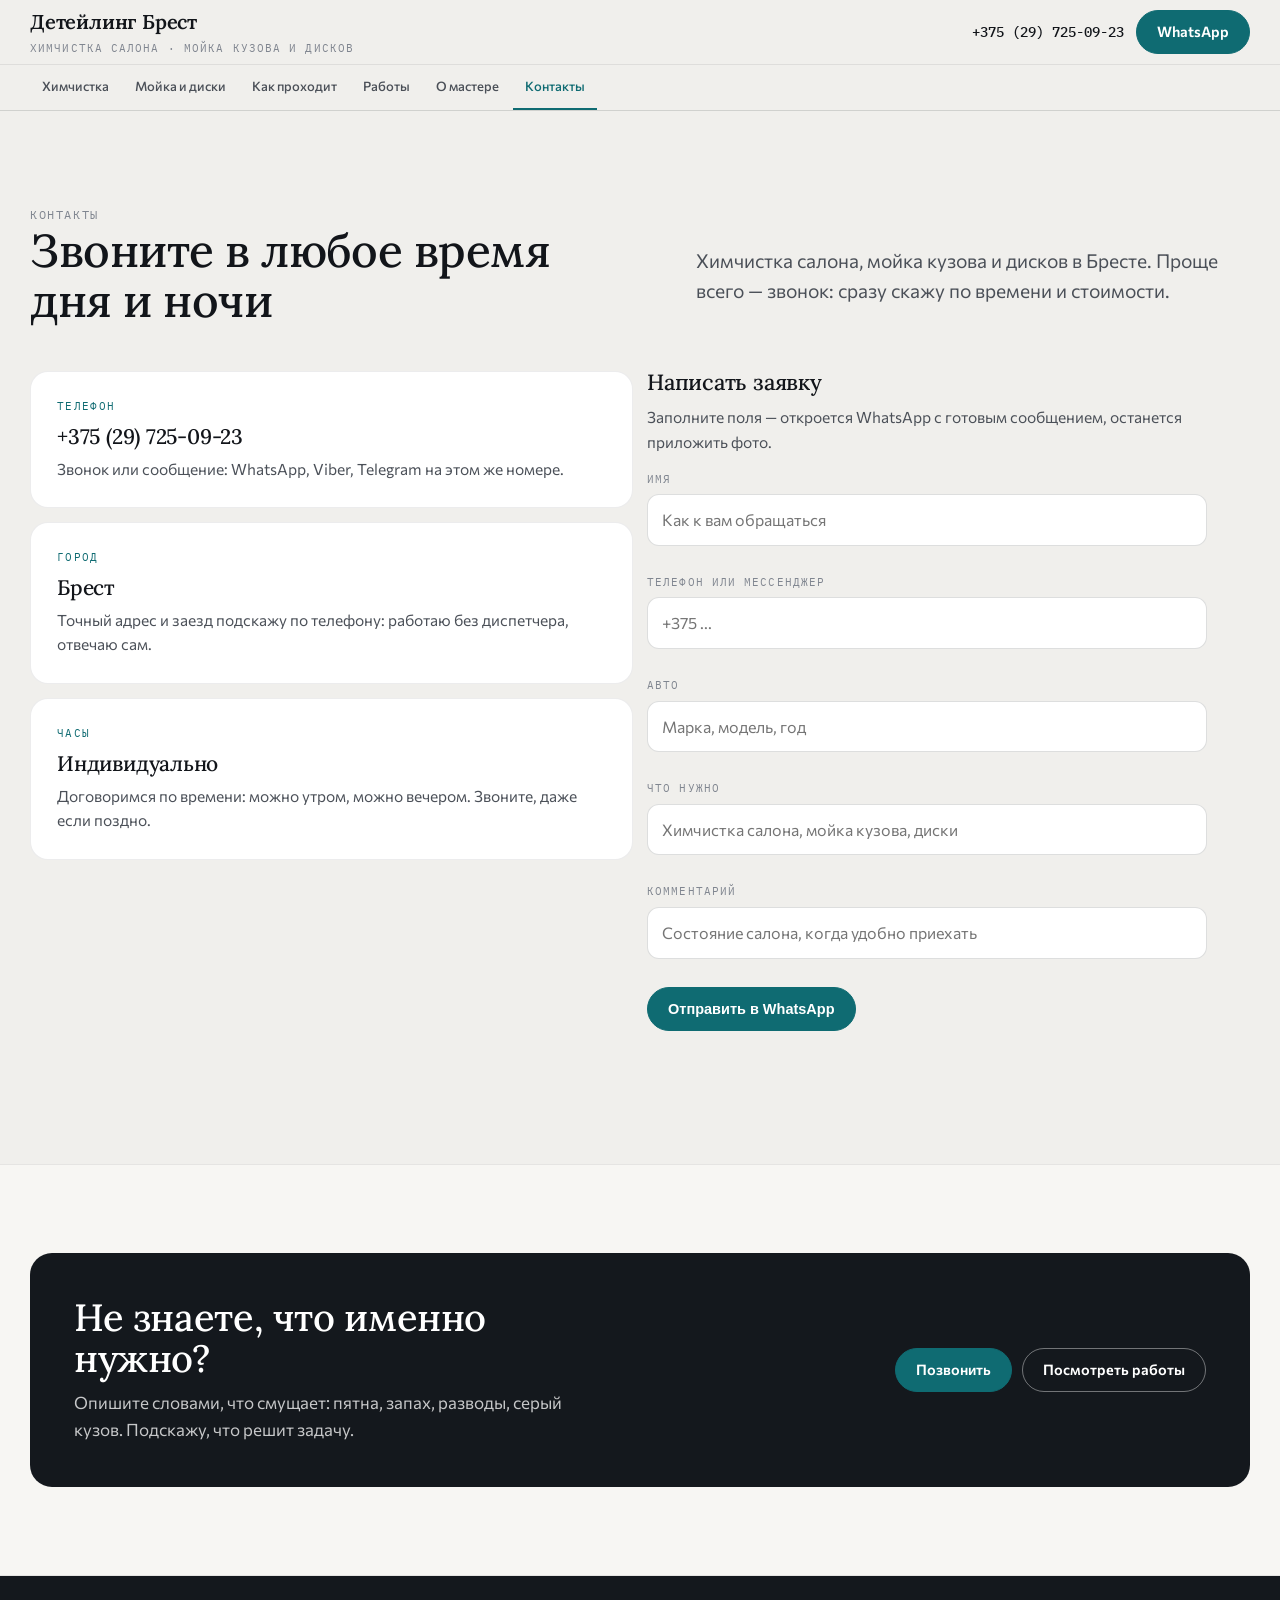
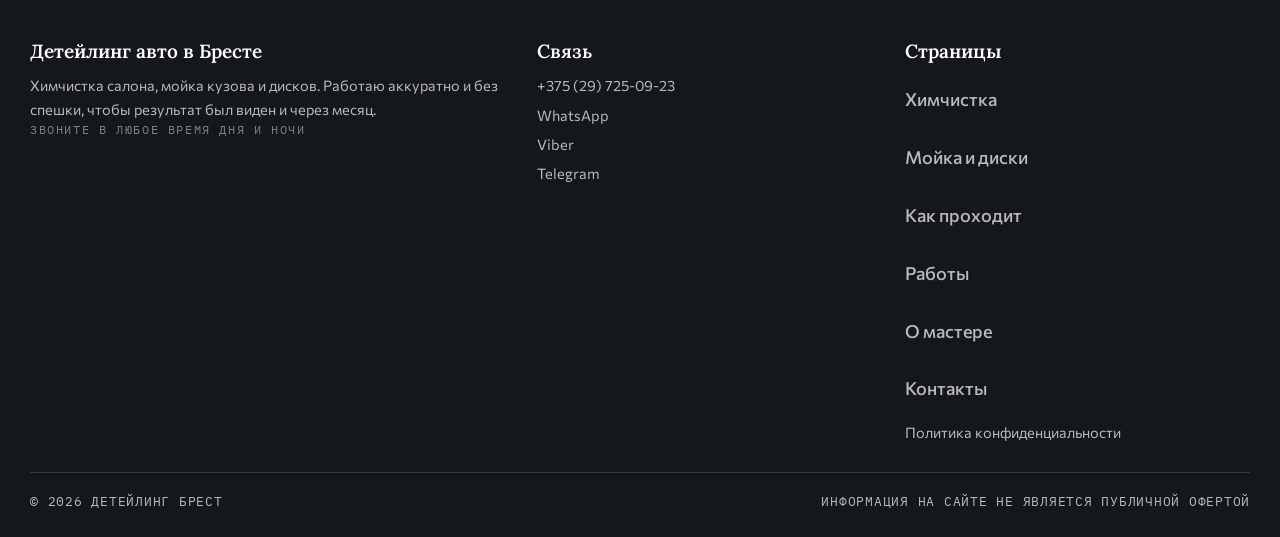
<file: kontakty.html>
<!doctype html><html lang="ru"><head>
<meta charset="utf-8"><meta name="viewport" content="width=device-width,initial-scale=1">
<title>Контакты — детейлинг в Бресте, звонок в любое время</title><meta name="description" content="Детейлинг в Бресте: телефон +375 (29) 725-09-23, WhatsApp, Viber, Telegram. Звоните в любое время дня и ночи, запись на химчистку и мойку.">
<meta property="og:title" content="Контакты — детейлинг в Бресте, звонок в любое время"><meta property="og:description" content="Детейлинг в Бресте: телефон +375 (29) 725-09-23, WhatsApp, Viber, Telegram. Звоните в любое время дня и ночи, запись на химчистку и мойку.">
<meta property="og:type" content="website"><meta property="og:locale" content="ru_BY">
<link rel="icon" href="assets/img/favicon.svg" type="image/svg+xml">
<link rel="preconnect" href="https://fonts.googleapis.com"><link rel="preconnect" href="https://fonts.gstatic.com" crossorigin>
<link href="https://fonts.googleapis.com/css2?family=Lora:ital,wght@0,500;0,600;1,500&family=Commissioner:wght@400;500;600&family=IBM+Plex+Mono:wght@400;500&display=swap" rel="stylesheet">
<style>
:root{--paper:#F0EFEC;--paper2:#F7F6F3;--ink:#12151A;--ink2:#4B5058;--ink3:#808690;
--deep:#14181D;--aqua:#0F6B72;--aqua2:#0B545A;--line:rgba(18,21,26,.14);--line2:rgba(18,21,26,.08);
--f-d:'Lora',Georgia,serif;--f-b:'Commissioner',system-ui,sans-serif;--f-m:'IBM Plex Mono',ui-monospace,monospace}
*{box-sizing:border-box}
html{-webkit-text-size-adjust:100%}
body{margin:0;background:var(--paper);color:var(--ink);font-family:var(--f-b);font-size:17px;line-height:1.6;
-webkit-font-smoothing:antialiased;overflow-x:hidden}
body.is-locked{overflow:hidden}
h1,h2,h3{margin:0;font-family:var(--f-d);font-weight:500;letter-spacing:-.01em;line-height:1.08}
p{margin:0 0 1em}
a{color:inherit;text-decoration:none}
img{max-width:100%;display:block}
.wrap{width:min(1220px,100% - 44px);margin-inline:auto}
.mono{font-family:var(--f-m);font-size:11.5px;letter-spacing:.14em;text-transform:uppercase;color:var(--ink3)}
.top{position:sticky;top:0;z-index:60;background:rgba(240,239,236,.97);backdrop-filter:blur(8px);
border-bottom:1px solid var(--line)}
.top__row{display:flex;align-items:center;gap:12px;min-height:64px;min-width:0}
.brand{display:flex;flex-direction:column;gap:2px;min-width:0;overflow:hidden;white-space:nowrap}
.brand b{font-family:var(--f-d);font-size:20px;font-weight:600;letter-spacing:-.01em}
.brand span{font-size:11px;color:var(--ink3);font-family:var(--f-m);letter-spacing:.1em;text-transform:uppercase}
.top__sp{flex:1;min-width:8px}
@media (max-width:560px){.brand span{display:none}}
.tel{font-family:var(--f-m);font-size:14px;font-weight:500;white-space:nowrap}
.tel:hover{color:var(--aqua)}
.btn{display:inline-flex;align-items:center;justify-content:center;gap:9px;min-height:44px;padding:0 20px;
border-radius:999px;background:var(--ink);color:#fff;font-weight:600;font-size:14.5px;border:1px solid var(--ink);
transition:background .2s,transform .2s}
.btn:hover{background:var(--aqua);border-color:var(--aqua)}
.btn--line{background:transparent;color:var(--ink);border-color:var(--line)}
.btn--line:hover{background:var(--ink);color:#fff;border-color:var(--ink)}
.btn--wa{background:var(--aqua);border-color:var(--aqua)}
.burger{display:none;width:44px;height:44px;border:1px solid var(--line);background:transparent;border-radius:50%;
align-items:center;justify-content:center;flex-direction:column;gap:4px;cursor:pointer;padding:0;flex:none}
.burger span{display:block;width:16px;height:1.5px;background:var(--ink)}
@media (max-width:859px){.top .tel{display:none}.burger{display:flex}}
.navbar{border-top:1px solid var(--line2)}
.navbar__in{display:flex;align-items:center;gap:2px;overflow-x:auto;scrollbar-width:none;-ms-overflow-style:none}
.navbar__in::-webkit-scrollbar{display:none;height:0}
.navbar a{flex:none;font-size:13px;font-weight:500;padding:11px 12px;white-space:nowrap;
border-bottom:2px solid transparent;color:var(--ink2)}
.navbar a:hover{color:var(--ink);border-color:var(--aqua)}
.navbar a[aria-current="page"]{color:var(--aqua);border-color:var(--aqua)}
.hero{position:relative;min-height:clamp(520px,72vh,740px);display:flex;align-items:flex-end;color:#fff;overflow:hidden;background:var(--deep)}
.hero__bg{position:absolute;inset:0}
.hero__bg img{width:100%;height:100%;object-fit:cover}
.hero::after{content:"";position:absolute;inset:0;background:linear-gradient(96deg,rgba(15,18,22,.92) 0%,rgba(15,18,22,.55) 46%,rgba(15,18,22,.12) 100%)}
.hero__in{position:relative;z-index:2;padding-block:clamp(30px,6vw,64px);width:100%}
.hero h1{font-size:clamp(34px,5.4vw,68px);max-width:17ch}
.hero p{color:rgba(255,255,255,.84);max-width:44ch;margin-top:16px}
.fbar{position:fixed;left:0;right:0;bottom:0;z-index:70;display:none;gap:6px;padding:8px 10px;
background:rgba(20,24,29,.96);backdrop-filter:blur(10px)}
.fbar a{flex:1;display:flex;flex-direction:column;align-items:center;gap:3px;padding:8px 4px;border-radius:12px;
color:#fff;font-size:10.5px;font-family:var(--f-m);letter-spacing:.06em;text-transform:uppercase}
.fbar a svg{width:19px;height:19px;stroke:currentColor;fill:none;stroke-width:1.7}
.fbar a:first-child{background:var(--aqua)}
@media (max-width:859px){.fbar{display:flex}body{padding-bottom:70px}}
</style>
<link rel="stylesheet" href="assets/css/site.v1.css">
</head><body id="top">
<header class="top">
  <div class="wrap top__row">
    <a class="brand" href="index.html"><b>Детейлинг Брест</b><span>химчистка салона · мойка кузова и дисков</span></a>
    <span class="top__sp"></span>
    <a class="tel" href="tel:+375297250923">+375 (29) 725-09-23</a>
    <a class="btn btn--wa" href="https://wa.me/375297250923" target="_blank" rel="noopener">WhatsApp</a>
    <button class="burger" id="burger" aria-label="Меню" aria-expanded="false" aria-controls="drawer"><span></span><span></span><span></span></button>
  </div>
  <nav class="navbar" aria-label="Страницы сайта"><div class="wrap navbar__in"><a href="himchistka.html">Химчистка</a><a href="moyka.html">Мойка и диски</a><a href="etapy.html">Как проходит</a><a href="raboty.html">Работы</a><a href="o-mastere.html">О мастере</a><a href="kontakty.html" aria-current="page">Контакты</a></div></nav>
</header>
<main>
<section class="sec"><div class="wrap">
  <div class="head"><div><span class="mono">Контакты</span><h1>Звоните в любое время дня и ночи</h1></div>
    <p class="lead">Химчистка салона, мойка кузова и дисков в Бресте. Проще всего — звонок: сразу скажу по времени и стоимости.</p></div>
  <div class="grid g2">
    <div>
      <div class="card" style="margin-bottom:14px"><span class="card__num">Телефон</span>
        <h3><a href="tel:+375297250923">+375 (29) 725-09-23</a></h3><p>Звонок или сообщение: WhatsApp, Viber, Telegram на этом же номере.</p></div>
      <div class="card" style="margin-bottom:14px"><span class="card__num">Город</span><h3>Брест</h3>
        <p>Точный адрес и заезд подскажу по телефону: работаю без диспетчера, отвечаю сам.</p></div>
      <div class="card"><span class="card__num">Часы</span><h3>Индивидуально</h3>
        <p>Договоримся по времени: можно утром, можно вечером. Звоните, даже если поздно.</p></div>
    </div>
    <div>
      <h3 style="font-size:22px;margin-bottom:10px">Написать заявку</h3>
      <p class="lead" style="font-size:15.5px;margin-bottom:16px">Заполните поля — откроется WhatsApp с готовым сообщением, останется приложить фото.</p>
      <form class="form" id="form">
        <label class="field"><span>Имя</span><input id="f-name" type="text" placeholder="Как к вам обращаться"></label>
        <label class="field"><span>Телефон или мессенджер</span><input id="f-contact" type="text" placeholder="+375 ..."></label>
        <label class="field"><span>Авто</span><input id="f-car" type="text" placeholder="Марка, модель, год"></label>
        <label class="field"><span>Что нужно</span><input id="f-need" type="text" placeholder="Химчистка салона, мойка кузова, диски"></label>
        <label class="field"><span>Комментарий</span><input id="f-note" type="text" placeholder="Состояние салона, когда удобно приехать"></label>
        <button class="btn btn--wa" type="submit">Отправить в WhatsApp</button>
        <p class="form__out" id="formout" role="status"></p>
      </form>
    </div>
  </div>
</div></section>
<section class="sec sec--paper2"><div class="wrap"><div class="cta"><div><h2>Не знаете, что именно нужно?</h2>
  <p>Опишите словами, что смущает: пятна, запах, разводы, серый кузов. Подскажу, что решит задачу.</p></div>
  <div class="actions" style="margin:0"><a class="btn btn--wa" href="tel:+375297250923">Позвонить</a>
  <a class="btn btn--line" href="raboty.html" style="color:#fff;border-color:rgba(255,255,255,.4)">Посмотреть работы</a></div></div></div></section>
</main>
<footer class="foot">
  <div class="wrap">
    <div class="foot__top">
      <div>
        <b>Детейлинг авто в Бресте</b>
        <p style="margin:0">Химчистка салона, мойка кузова и дисков. Работаю аккуратно и без спешки, чтобы результат был виден и через месяц.</p>
        <p class="mono" style="color:rgba(255,255,255,.45)">Звоните в любое время дня и ночи</p>
      </div>
      <div>
        <b>Связь</b>
        <div class="foot__links">
          <a href="tel:+375297250923">+375 (29) 725-09-23</a>
          <a href="https://wa.me/375297250923" target="_blank" rel="noopener">WhatsApp</a>
          <a href="viber://chat?number=%2B375297250923" >Viber</a>
          <a href="https://t.me/+375297250923" target="_blank" rel="noopener">Telegram</a>
        </div>
      </div>
      <div>
        <b>Страницы</b>
        <div class="foot__links"><a class="dl" href="himchistka.html">Химчистка</a><a class="dl" href="moyka.html">Мойка и диски</a><a class="dl" href="etapy.html">Как проходит</a><a class="dl" href="raboty.html">Работы</a><a class="dl" href="o-mastere.html">О мастере</a><a class="dl" href="kontakty.html">Контакты</a>
          <a href="politika.html">Политика конфиденциальности</a>
        </div>
      </div>
    </div>
    <div class="foot__bot">
      <span>© 2026 Детейлинг Брест</span>
      <span>Информация на сайте не является публичной офертой</span>
    </div>
  </div>
</footer>
<div class="drawer" id="drawer" data-open="false">
  <div class="drawer__inner" role="dialog" aria-modal="true" aria-label="Меню сайта">
    <div class="drawer__head"><span class="mono">Меню</span><button class="drawer__close" id="drawerClose" aria-label="Закрыть меню"></button></div>
    <a class="dl" href="himchistka.html">Химчистка</a><a class="dl" href="moyka.html">Мойка и диски</a><a class="dl" href="etapy.html">Как проходит</a><a class="dl" href="raboty.html">Работы</a><a class="dl" href="o-mastere.html">О мастере</a><a class="dl" href="kontakty.html">Контакты</a><a class="dl" href="politika.html">Политика</a>
    <a class="btn" href="tel:+375297250923">Позвонить +375 (29) 725-09-23</a>
    <a class="btn btn--wa" href="https://wa.me/375297250923" target="_blank" rel="noopener">Написать в WhatsApp</a>
  </div>
</div>
<div class="fbar">
  <a href="tel:+375297250923"><svg viewBox="0 0 24 24"><path d="M6 3h3l2 5-2 2a12 12 0 006 6l2-2 5 2v3a2 2 0 01-2 2A17 17 0 014 5a2 2 0 012-2z"/></svg>Позвонить</a>
  <a href="https://wa.me/375297250923" target="_blank" rel="noopener"><svg viewBox="0 0 24 24"><path d="M20 12a8 8 0 01-11.8 7L4 20l1-4.2A8 8 0 1120 12z"/><path d="M9 9.5c0 3 2.5 5.5 5.5 5.5"/></svg>WhatsApp</a>
  <a href="viber://chat?number=%2B375297250923"><svg viewBox="0 0 24 24"><path d="M12 4c4 0 7 3 7 7a7 7 0 01-7 7c-1.6 0-3-.4-4-1.2L5 18l1-3c-.7-1-1-2.2-1-3.5C5 7 8 4 12 4z"/><path d="M10 9l2 5 2-5"/></svg>Viber</a>
  <a href="https://t.me/+375297250923" target="_blank" rel="noopener"><svg viewBox="0 0 24 24"><path d="M21 5L3 11l5 2 2 6 3-4 5 3z"/></svg>Telegram</a>
</div>
<script src="assets/js/main.v1.js" defer></script>
</body></html>
</file>
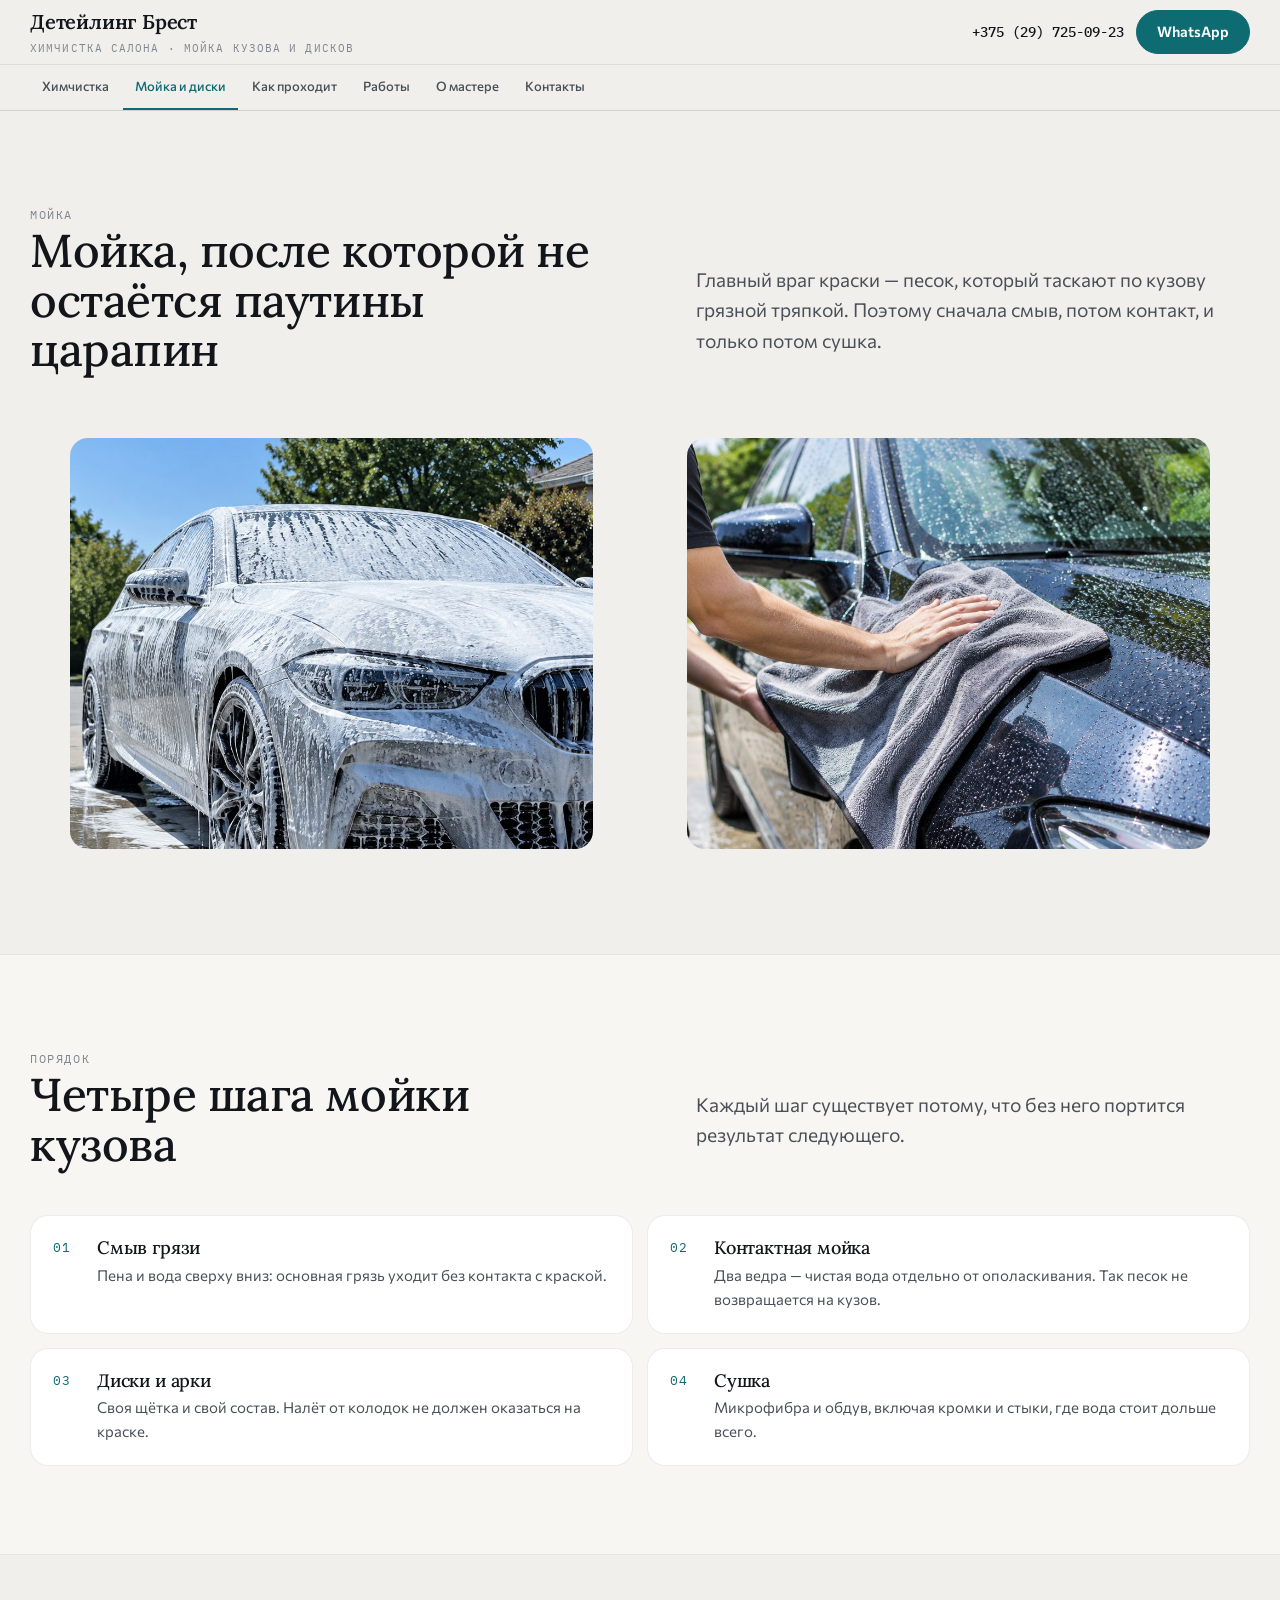
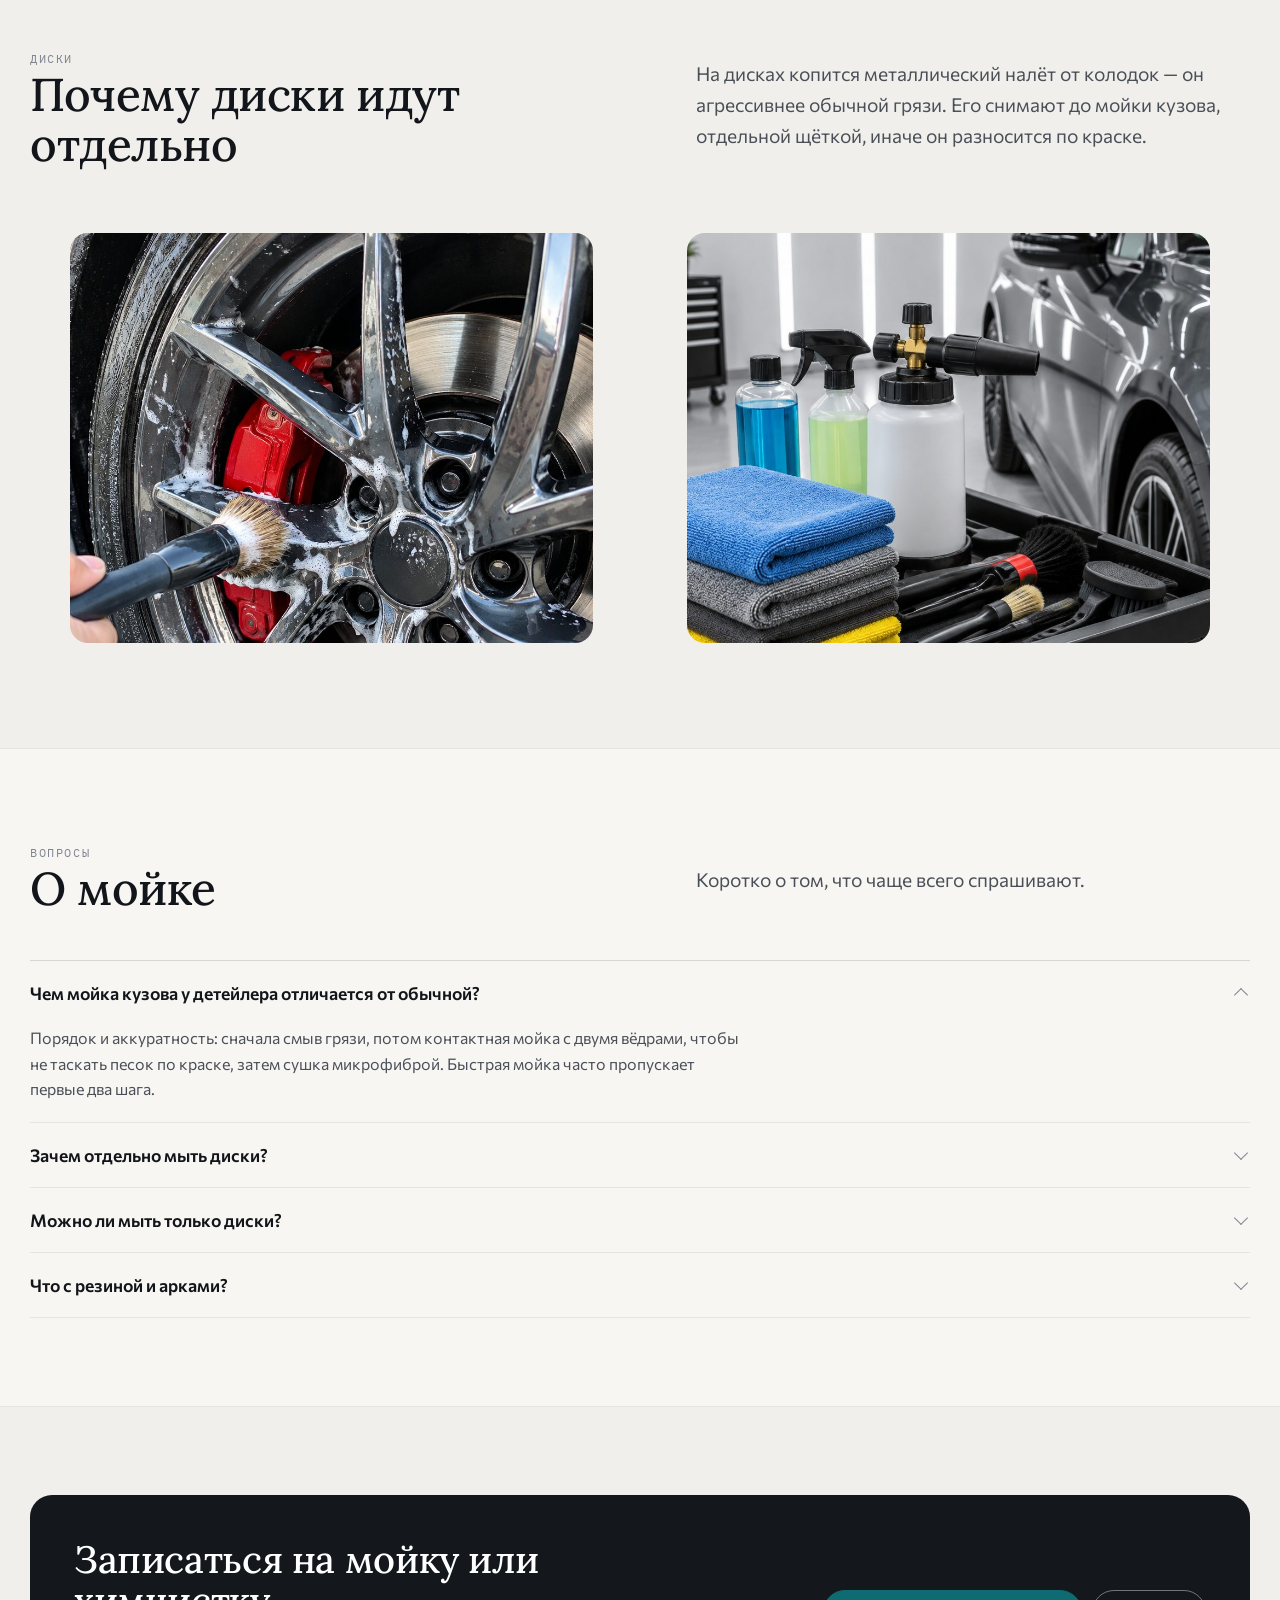
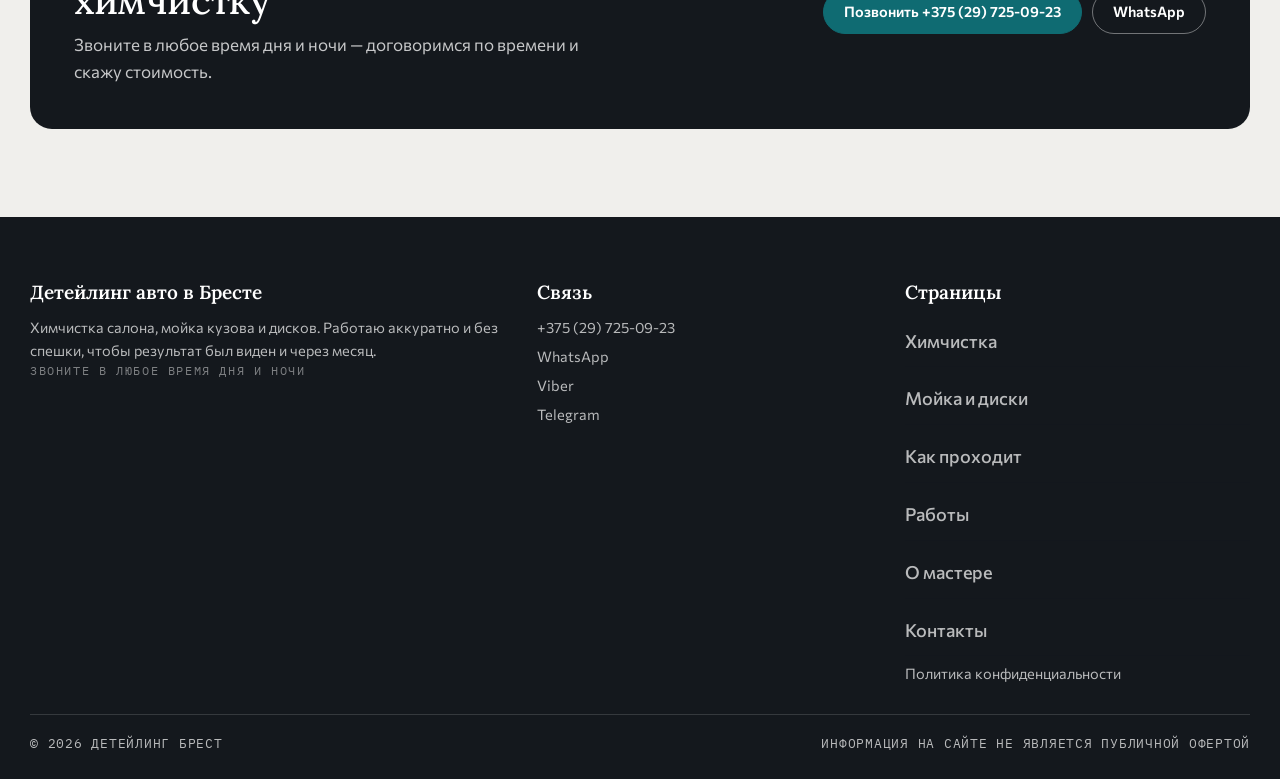
<file: moyka.html>
<!doctype html><html lang="ru"><head>
<meta charset="utf-8"><meta name="viewport" content="width=device-width,initial-scale=1">
<title>Мойка кузова и дисков в Бресте — аккуратно, двумя вёдрами</title><meta name="description" content="Мойка кузова и дисков в Бресте: смыв грязи, контактная мойка, сушка микрофиброй, отдельная проходка дисков и арок, чернение резины.">
<meta property="og:title" content="Мойка кузова и дисков в Бресте — аккуратно, двумя вёдрами"><meta property="og:description" content="Мойка кузова и дисков в Бресте: смыв грязи, контактная мойка, сушка микрофиброй, отдельная проходка дисков и арок, чернение резины.">
<meta property="og:type" content="website"><meta property="og:locale" content="ru_BY">
<link rel="icon" href="assets/img/favicon.svg" type="image/svg+xml">
<link rel="preconnect" href="https://fonts.googleapis.com"><link rel="preconnect" href="https://fonts.gstatic.com" crossorigin>
<link href="https://fonts.googleapis.com/css2?family=Lora:ital,wght@0,500;0,600;1,500&family=Commissioner:wght@400;500;600&family=IBM+Plex+Mono:wght@400;500&display=swap" rel="stylesheet">
<style>
:root{--paper:#F0EFEC;--paper2:#F7F6F3;--ink:#12151A;--ink2:#4B5058;--ink3:#808690;
--deep:#14181D;--aqua:#0F6B72;--aqua2:#0B545A;--line:rgba(18,21,26,.14);--line2:rgba(18,21,26,.08);
--f-d:'Lora',Georgia,serif;--f-b:'Commissioner',system-ui,sans-serif;--f-m:'IBM Plex Mono',ui-monospace,monospace}
*{box-sizing:border-box}
html{-webkit-text-size-adjust:100%}
body{margin:0;background:var(--paper);color:var(--ink);font-family:var(--f-b);font-size:17px;line-height:1.6;
-webkit-font-smoothing:antialiased;overflow-x:hidden}
body.is-locked{overflow:hidden}
h1,h2,h3{margin:0;font-family:var(--f-d);font-weight:500;letter-spacing:-.01em;line-height:1.08}
p{margin:0 0 1em}
a{color:inherit;text-decoration:none}
img{max-width:100%;display:block}
.wrap{width:min(1220px,100% - 44px);margin-inline:auto}
.mono{font-family:var(--f-m);font-size:11.5px;letter-spacing:.14em;text-transform:uppercase;color:var(--ink3)}
.top{position:sticky;top:0;z-index:60;background:rgba(240,239,236,.97);backdrop-filter:blur(8px);
border-bottom:1px solid var(--line)}
.top__row{display:flex;align-items:center;gap:12px;min-height:64px;min-width:0}
.brand{display:flex;flex-direction:column;gap:2px;min-width:0;overflow:hidden;white-space:nowrap}
.brand b{font-family:var(--f-d);font-size:20px;font-weight:600;letter-spacing:-.01em}
.brand span{font-size:11px;color:var(--ink3);font-family:var(--f-m);letter-spacing:.1em;text-transform:uppercase}
.top__sp{flex:1;min-width:8px}
@media (max-width:560px){.brand span{display:none}}
.tel{font-family:var(--f-m);font-size:14px;font-weight:500;white-space:nowrap}
.tel:hover{color:var(--aqua)}
.btn{display:inline-flex;align-items:center;justify-content:center;gap:9px;min-height:44px;padding:0 20px;
border-radius:999px;background:var(--ink);color:#fff;font-weight:600;font-size:14.5px;border:1px solid var(--ink);
transition:background .2s,transform .2s}
.btn:hover{background:var(--aqua);border-color:var(--aqua)}
.btn--line{background:transparent;color:var(--ink);border-color:var(--line)}
.btn--line:hover{background:var(--ink);color:#fff;border-color:var(--ink)}
.btn--wa{background:var(--aqua);border-color:var(--aqua)}
.burger{display:none;width:44px;height:44px;border:1px solid var(--line);background:transparent;border-radius:50%;
align-items:center;justify-content:center;flex-direction:column;gap:4px;cursor:pointer;padding:0;flex:none}
.burger span{display:block;width:16px;height:1.5px;background:var(--ink)}
@media (max-width:859px){.top .tel{display:none}.burger{display:flex}}
.navbar{border-top:1px solid var(--line2)}
.navbar__in{display:flex;align-items:center;gap:2px;overflow-x:auto;scrollbar-width:none;-ms-overflow-style:none}
.navbar__in::-webkit-scrollbar{display:none;height:0}
.navbar a{flex:none;font-size:13px;font-weight:500;padding:11px 12px;white-space:nowrap;
border-bottom:2px solid transparent;color:var(--ink2)}
.navbar a:hover{color:var(--ink);border-color:var(--aqua)}
.navbar a[aria-current="page"]{color:var(--aqua);border-color:var(--aqua)}
.hero{position:relative;min-height:clamp(520px,72vh,740px);display:flex;align-items:flex-end;color:#fff;overflow:hidden;background:var(--deep)}
.hero__bg{position:absolute;inset:0}
.hero__bg img{width:100%;height:100%;object-fit:cover}
.hero::after{content:"";position:absolute;inset:0;background:linear-gradient(96deg,rgba(15,18,22,.92) 0%,rgba(15,18,22,.55) 46%,rgba(15,18,22,.12) 100%)}
.hero__in{position:relative;z-index:2;padding-block:clamp(30px,6vw,64px);width:100%}
.hero h1{font-size:clamp(34px,5.4vw,68px);max-width:17ch}
.hero p{color:rgba(255,255,255,.84);max-width:44ch;margin-top:16px}
.fbar{position:fixed;left:0;right:0;bottom:0;z-index:70;display:none;gap:6px;padding:8px 10px;
background:rgba(20,24,29,.96);backdrop-filter:blur(10px)}
.fbar a{flex:1;display:flex;flex-direction:column;align-items:center;gap:3px;padding:8px 4px;border-radius:12px;
color:#fff;font-size:10.5px;font-family:var(--f-m);letter-spacing:.06em;text-transform:uppercase}
.fbar a svg{width:19px;height:19px;stroke:currentColor;fill:none;stroke-width:1.7}
.fbar a:first-child{background:var(--aqua)}
@media (max-width:859px){.fbar{display:flex}body{padding-bottom:70px}}
</style>
<link rel="stylesheet" href="assets/css/site.v1.css">
</head><body id="top">
<header class="top">
  <div class="wrap top__row">
    <a class="brand" href="index.html"><b>Детейлинг Брест</b><span>химчистка салона · мойка кузова и дисков</span></a>
    <span class="top__sp"></span>
    <a class="tel" href="tel:+375297250923">+375 (29) 725-09-23</a>
    <a class="btn btn--wa" href="https://wa.me/375297250923" target="_blank" rel="noopener">WhatsApp</a>
    <button class="burger" id="burger" aria-label="Меню" aria-expanded="false" aria-controls="drawer"><span></span><span></span><span></span></button>
  </div>
  <nav class="navbar" aria-label="Страницы сайта"><div class="wrap navbar__in"><a href="himchistka.html">Химчистка</a><a href="moyka.html" aria-current="page">Мойка и диски</a><a href="etapy.html">Как проходит</a><a href="raboty.html">Работы</a><a href="o-mastere.html">О мастере</a><a href="kontakty.html">Контакты</a></div></nav>
</header>
<main>
<section class="sec"><div class="wrap">
  <div class="head"><div><span class="mono">Мойка</span><h1>Мойка, после которой не остаётся паутины царапин</h1></div>
    <p class="lead">Главный враг краски — песок, который таскают по кузову грязной тряпкой. Поэтому сначала смыв, потом контакт, и только потом сушка.</p></div>
  <div class="grid g2"><figure class="photo"><img src="assets/img/foam.jpg" alt="Кузов под пеной: грязь сходит без трения" loading="lazy"><figcaption>Кузов под пеной: грязь сходит без трения</figcaption></figure><figure class="photo"><img src="assets/img/dry.jpg" alt="Сушка микрофиброй, чтобы не осталось капель" loading="lazy"><figcaption>Сушка микрофиброй, чтобы не осталось капель</figcaption></figure></div>
</div></section>
<section class="sec sec--paper2"><div class="wrap">
  <div class="head"><div><span class="mono">Порядок</span><h2>Четыре шага мойки кузова</h2></div><p class="lead">Каждый шаг существует потому, что без него портится результат следующего.</p></div>
  <div class="steps">
    <div class="step"><h3>Смыв грязи</h3><p>Пена и вода сверху вниз: основная грязь уходит без контакта с краской.</p></div>
    <div class="step"><h3>Контактная мойка</h3><p>Два ведра — чистая вода отдельно от ополаскивания. Так песок не возвращается на кузов.</p></div>
    <div class="step"><h3>Диски и арки</h3><p>Своя щётка и свой состав. Налёт от колодок не должен оказаться на краске.</p></div>
    <div class="step"><h3>Сушка</h3><p>Микрофибра и обдув, включая кромки и стыки, где вода стоит дольше всего.</p></div>
  </div>
</div></section>
<section class="sec"><div class="wrap">
  <div class="head"><div><span class="mono">Диски</span><h2>Почему диски идут отдельно</h2></div>
    <p class="lead">На дисках копится металлический налёт от колодок — он агрессивнее обычной грязи. Его снимают до мойки кузова, отдельной щёткой, иначе он разносится по краске.</p></div>
  <div class="grid g2"><figure class="photo"><img src="assets/img/wheel.jpg" alt="Диск: щётка и состав под налёт от колодок" loading="lazy"><figcaption>Диск: щётка и состав под налёт от колодок</figcaption></figure><figure class="photo"><img src="assets/img/tools.jpg" alt="Инвентарь: своя щётка на каждый участок" loading="lazy"><figcaption>Инвентарь: своя щётка на каждый участок</figcaption></figure></div>
</div></section>
<section class="sec sec--paper2"><div class="wrap">
  <div class="head"><div><span class="mono">Вопросы</span><h2>О мойке</h2></div><p class="lead">Коротко о том, что чаще всего спрашивают.</p></div>
  <div class="acc"><div class="acc__i is-open"><button class="acc__q" aria-expanded="true">Чем мойка кузова у детейлера отличается от обычной?</button><div class="acc__a">Порядок и аккуратность: сначала смыв грязи, потом контактная мойка с двумя вёдрами, чтобы не таскать песок по краске, затем сушка микрофиброй. Быстрая мойка часто пропускает первые два шага.</div></div><div class="acc__i"><button class="acc__q" aria-expanded="false">Зачем отдельно мыть диски?</button><div class="acc__a">На дисках копится налёт от колодок, он кислотный. Если смывать его той же тряпкой, что и кузов, налёт разносится по краске. Поэтому диски идут первыми, со своей щёткой.</div></div><div class="acc__i"><button class="acc__q" aria-expanded="false">Можно ли мыть только диски?</button><div class="acc__a">Да, это отдельная услуга. Часто её берут перед сезоном или когда кузов чистый, а диски нет.</div></div><div class="acc__i"><button class="acc__q" aria-expanded="false">Что с резиной и арками?</button><div class="acc__a">В базовую проходку входит очистка арок и чернение резины — это то, что сильнее всего меняет вид машины после мойки.</div></div></div>
</div></section>
<section class="sec"><div class="wrap"><div class="cta"><div><h2>Записаться на мойку или химчистку</h2>
  <p>Звоните в любое время дня и ночи — договоримся по времени и скажу стоимость.</p></div>
  <div class="actions" style="margin:0"><a class="btn btn--wa" href="tel:+375297250923">Позвонить +375 (29) 725-09-23</a>
  <a class="btn btn--line" href="https://wa.me/375297250923" target="_blank" rel="noopener" style="color:#fff;border-color:rgba(255,255,255,.4)">WhatsApp</a></div></div></div></section>
</main>
<footer class="foot">
  <div class="wrap">
    <div class="foot__top">
      <div>
        <b>Детейлинг авто в Бресте</b>
        <p style="margin:0">Химчистка салона, мойка кузова и дисков. Работаю аккуратно и без спешки, чтобы результат был виден и через месяц.</p>
        <p class="mono" style="color:rgba(255,255,255,.45)">Звоните в любое время дня и ночи</p>
      </div>
      <div>
        <b>Связь</b>
        <div class="foot__links">
          <a href="tel:+375297250923">+375 (29) 725-09-23</a>
          <a href="https://wa.me/375297250923" target="_blank" rel="noopener">WhatsApp</a>
          <a href="viber://chat?number=%2B375297250923" >Viber</a>
          <a href="https://t.me/+375297250923" target="_blank" rel="noopener">Telegram</a>
        </div>
      </div>
      <div>
        <b>Страницы</b>
        <div class="foot__links"><a class="dl" href="himchistka.html">Химчистка</a><a class="dl" href="moyka.html">Мойка и диски</a><a class="dl" href="etapy.html">Как проходит</a><a class="dl" href="raboty.html">Работы</a><a class="dl" href="o-mastere.html">О мастере</a><a class="dl" href="kontakty.html">Контакты</a>
          <a href="politika.html">Политика конфиденциальности</a>
        </div>
      </div>
    </div>
    <div class="foot__bot">
      <span>© 2026 Детейлинг Брест</span>
      <span>Информация на сайте не является публичной офертой</span>
    </div>
  </div>
</footer>
<div class="drawer" id="drawer" data-open="false">
  <div class="drawer__inner" role="dialog" aria-modal="true" aria-label="Меню сайта">
    <div class="drawer__head"><span class="mono">Меню</span><button class="drawer__close" id="drawerClose" aria-label="Закрыть меню"></button></div>
    <a class="dl" href="himchistka.html">Химчистка</a><a class="dl" href="moyka.html">Мойка и диски</a><a class="dl" href="etapy.html">Как проходит</a><a class="dl" href="raboty.html">Работы</a><a class="dl" href="o-mastere.html">О мастере</a><a class="dl" href="kontakty.html">Контакты</a><a class="dl" href="politika.html">Политика</a>
    <a class="btn" href="tel:+375297250923">Позвонить +375 (29) 725-09-23</a>
    <a class="btn btn--wa" href="https://wa.me/375297250923" target="_blank" rel="noopener">Написать в WhatsApp</a>
  </div>
</div>
<div class="fbar">
  <a href="tel:+375297250923"><svg viewBox="0 0 24 24"><path d="M6 3h3l2 5-2 2a12 12 0 006 6l2-2 5 2v3a2 2 0 01-2 2A17 17 0 014 5a2 2 0 012-2z"/></svg>Позвонить</a>
  <a href="https://wa.me/375297250923" target="_blank" rel="noopener"><svg viewBox="0 0 24 24"><path d="M20 12a8 8 0 01-11.8 7L4 20l1-4.2A8 8 0 1120 12z"/><path d="M9 9.5c0 3 2.5 5.5 5.5 5.5"/></svg>WhatsApp</a>
  <a href="viber://chat?number=%2B375297250923"><svg viewBox="0 0 24 24"><path d="M12 4c4 0 7 3 7 7a7 7 0 01-7 7c-1.6 0-3-.4-4-1.2L5 18l1-3c-.7-1-1-2.2-1-3.5C5 7 8 4 12 4z"/><path d="M10 9l2 5 2-5"/></svg>Viber</a>
  <a href="https://t.me/+375297250923" target="_blank" rel="noopener"><svg viewBox="0 0 24 24"><path d="M21 5L3 11l5 2 2 6 3-4 5 3z"/></svg>Telegram</a>
</div>
<script src="assets/js/main.v1.js" defer></script>
</body></html>
</file>
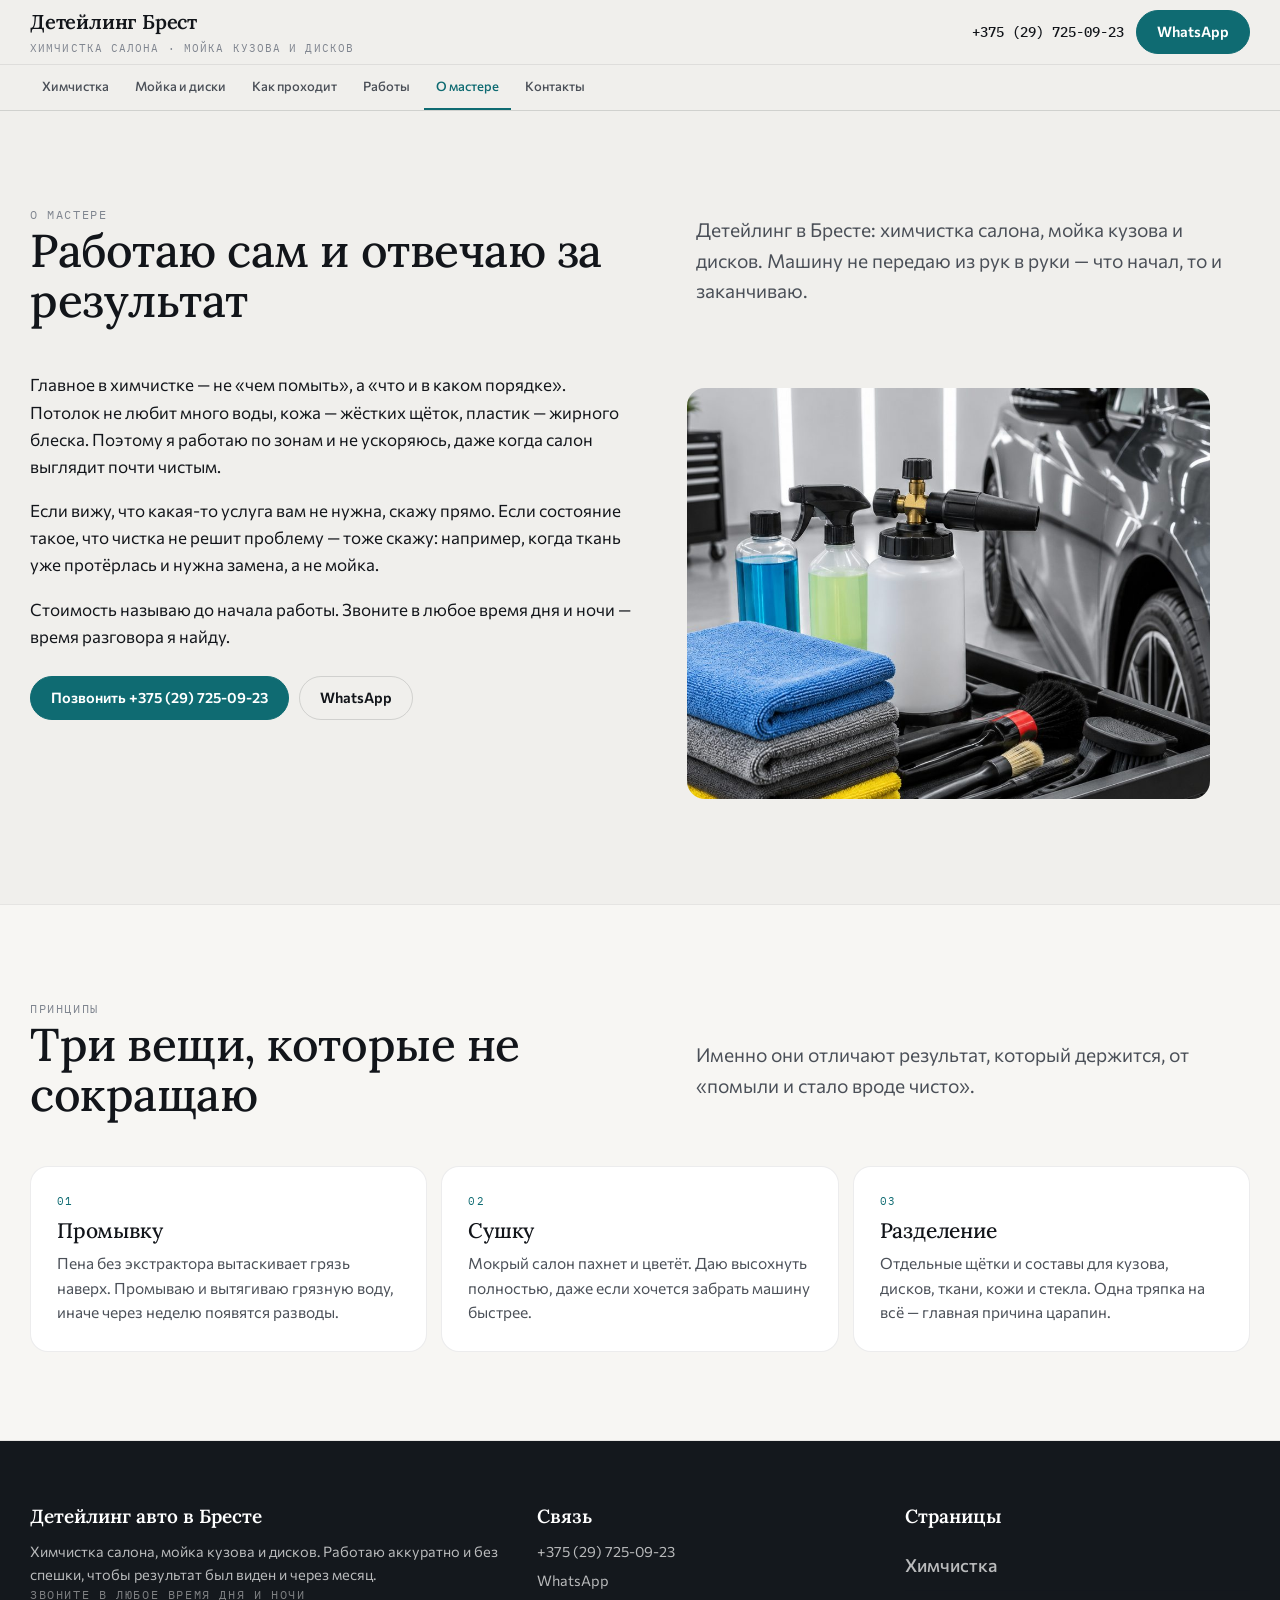
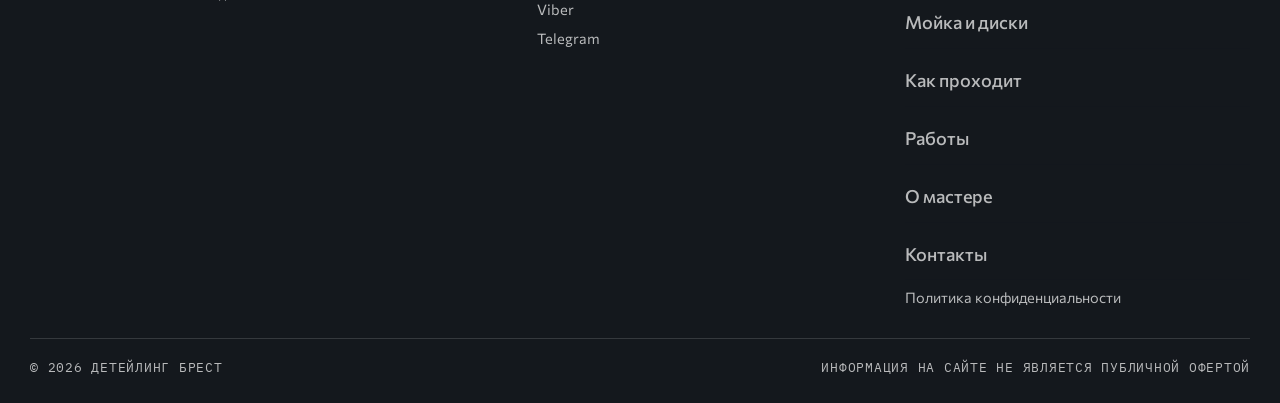
<file: o-mastere.html>
<!doctype html><html lang="ru"><head>
<meta charset="utf-8"><meta name="viewport" content="width=device-width,initial-scale=1">
<title>О мастере: детейлинг в Бресте — как я работаю</title><meta name="description" content="Частный детейлинг в Бресте: химчистка салона и мойка кузова. Работаю сам, по шагам, без спешки и без лишних услуг.">
<meta property="og:title" content="О мастере: детейлинг в Бресте — как я работаю"><meta property="og:description" content="Частный детейлинг в Бресте: химчистка салона и мойка кузова. Работаю сам, по шагам, без спешки и без лишних услуг.">
<meta property="og:type" content="website"><meta property="og:locale" content="ru_BY">
<link rel="icon" href="assets/img/favicon.svg" type="image/svg+xml">
<link rel="preconnect" href="https://fonts.googleapis.com"><link rel="preconnect" href="https://fonts.gstatic.com" crossorigin>
<link href="https://fonts.googleapis.com/css2?family=Lora:ital,wght@0,500;0,600;1,500&family=Commissioner:wght@400;500;600&family=IBM+Plex+Mono:wght@400;500&display=swap" rel="stylesheet">
<style>
:root{--paper:#F0EFEC;--paper2:#F7F6F3;--ink:#12151A;--ink2:#4B5058;--ink3:#808690;
--deep:#14181D;--aqua:#0F6B72;--aqua2:#0B545A;--line:rgba(18,21,26,.14);--line2:rgba(18,21,26,.08);
--f-d:'Lora',Georgia,serif;--f-b:'Commissioner',system-ui,sans-serif;--f-m:'IBM Plex Mono',ui-monospace,monospace}
*{box-sizing:border-box}
html{-webkit-text-size-adjust:100%}
body{margin:0;background:var(--paper);color:var(--ink);font-family:var(--f-b);font-size:17px;line-height:1.6;
-webkit-font-smoothing:antialiased;overflow-x:hidden}
body.is-locked{overflow:hidden}
h1,h2,h3{margin:0;font-family:var(--f-d);font-weight:500;letter-spacing:-.01em;line-height:1.08}
p{margin:0 0 1em}
a{color:inherit;text-decoration:none}
img{max-width:100%;display:block}
.wrap{width:min(1220px,100% - 44px);margin-inline:auto}
.mono{font-family:var(--f-m);font-size:11.5px;letter-spacing:.14em;text-transform:uppercase;color:var(--ink3)}
.top{position:sticky;top:0;z-index:60;background:rgba(240,239,236,.97);backdrop-filter:blur(8px);
border-bottom:1px solid var(--line)}
.top__row{display:flex;align-items:center;gap:12px;min-height:64px;min-width:0}
.brand{display:flex;flex-direction:column;gap:2px;min-width:0;overflow:hidden;white-space:nowrap}
.brand b{font-family:var(--f-d);font-size:20px;font-weight:600;letter-spacing:-.01em}
.brand span{font-size:11px;color:var(--ink3);font-family:var(--f-m);letter-spacing:.1em;text-transform:uppercase}
.top__sp{flex:1;min-width:8px}
@media (max-width:560px){.brand span{display:none}}
.tel{font-family:var(--f-m);font-size:14px;font-weight:500;white-space:nowrap}
.tel:hover{color:var(--aqua)}
.btn{display:inline-flex;align-items:center;justify-content:center;gap:9px;min-height:44px;padding:0 20px;
border-radius:999px;background:var(--ink);color:#fff;font-weight:600;font-size:14.5px;border:1px solid var(--ink);
transition:background .2s,transform .2s}
.btn:hover{background:var(--aqua);border-color:var(--aqua)}
.btn--line{background:transparent;color:var(--ink);border-color:var(--line)}
.btn--line:hover{background:var(--ink);color:#fff;border-color:var(--ink)}
.btn--wa{background:var(--aqua);border-color:var(--aqua)}
.burger{display:none;width:44px;height:44px;border:1px solid var(--line);background:transparent;border-radius:50%;
align-items:center;justify-content:center;flex-direction:column;gap:4px;cursor:pointer;padding:0;flex:none}
.burger span{display:block;width:16px;height:1.5px;background:var(--ink)}
@media (max-width:859px){.top .tel{display:none}.burger{display:flex}}
.navbar{border-top:1px solid var(--line2)}
.navbar__in{display:flex;align-items:center;gap:2px;overflow-x:auto;scrollbar-width:none;-ms-overflow-style:none}
.navbar__in::-webkit-scrollbar{display:none;height:0}
.navbar a{flex:none;font-size:13px;font-weight:500;padding:11px 12px;white-space:nowrap;
border-bottom:2px solid transparent;color:var(--ink2)}
.navbar a:hover{color:var(--ink);border-color:var(--aqua)}
.navbar a[aria-current="page"]{color:var(--aqua);border-color:var(--aqua)}
.hero{position:relative;min-height:clamp(520px,72vh,740px);display:flex;align-items:flex-end;color:#fff;overflow:hidden;background:var(--deep)}
.hero__bg{position:absolute;inset:0}
.hero__bg img{width:100%;height:100%;object-fit:cover}
.hero::after{content:"";position:absolute;inset:0;background:linear-gradient(96deg,rgba(15,18,22,.92) 0%,rgba(15,18,22,.55) 46%,rgba(15,18,22,.12) 100%)}
.hero__in{position:relative;z-index:2;padding-block:clamp(30px,6vw,64px);width:100%}
.hero h1{font-size:clamp(34px,5.4vw,68px);max-width:17ch}
.hero p{color:rgba(255,255,255,.84);max-width:44ch;margin-top:16px}
.fbar{position:fixed;left:0;right:0;bottom:0;z-index:70;display:none;gap:6px;padding:8px 10px;
background:rgba(20,24,29,.96);backdrop-filter:blur(10px)}
.fbar a{flex:1;display:flex;flex-direction:column;align-items:center;gap:3px;padding:8px 4px;border-radius:12px;
color:#fff;font-size:10.5px;font-family:var(--f-m);letter-spacing:.06em;text-transform:uppercase}
.fbar a svg{width:19px;height:19px;stroke:currentColor;fill:none;stroke-width:1.7}
.fbar a:first-child{background:var(--aqua)}
@media (max-width:859px){.fbar{display:flex}body{padding-bottom:70px}}
</style>
<link rel="stylesheet" href="assets/css/site.v1.css">
</head><body id="top">
<header class="top">
  <div class="wrap top__row">
    <a class="brand" href="index.html"><b>Детейлинг Брест</b><span>химчистка салона · мойка кузова и дисков</span></a>
    <span class="top__sp"></span>
    <a class="tel" href="tel:+375297250923">+375 (29) 725-09-23</a>
    <a class="btn btn--wa" href="https://wa.me/375297250923" target="_blank" rel="noopener">WhatsApp</a>
    <button class="burger" id="burger" aria-label="Меню" aria-expanded="false" aria-controls="drawer"><span></span><span></span><span></span></button>
  </div>
  <nav class="navbar" aria-label="Страницы сайта"><div class="wrap navbar__in"><a href="himchistka.html">Химчистка</a><a href="moyka.html">Мойка и диски</a><a href="etapy.html">Как проходит</a><a href="raboty.html">Работы</a><a href="o-mastere.html" aria-current="page">О мастере</a><a href="kontakty.html">Контакты</a></div></nav>
</header>
<main>
<section class="sec"><div class="wrap">
  <div class="head"><div><span class="mono">О мастере</span><h1>Работаю сам и отвечаю за результат</h1></div>
    <p class="lead">Детейлинг в Бресте: химчистка салона, мойка кузова и дисков. Машину не передаю из рук в руки — что начал, то и заканчиваю.</p></div>
  <div class="grid g2">
    <div>
      <p>Главное в химчистке — не «чем помыть», а «что и в каком порядке». Потолок не любит много воды, кожа — жёстких щёток, пластик — жирного блеска. Поэтому я работаю по зонам и не ускоряюсь, даже когда салон выглядит почти чистым.</p>
      <p>Если вижу, что какая-то услуга вам не нужна, скажу прямо. Если состояние такое, что чистка не решит проблему — тоже скажу: например, когда ткань уже протёрлась и нужна замена, а не мойка.</p>
      <p>Стоимость называю до начала работы. Звоните в любое время дня и ночи — время разговора я найду.</p>
      <div class="actions"><a class="btn btn--wa" href="tel:+375297250923">Позвонить +375 (29) 725-09-23</a>
        <a class="btn btn--line" href="https://wa.me/375297250923" target="_blank" rel="noopener">WhatsApp</a></div>
    </div>
    <figure class="photo"><img src="assets/img/tools.jpg" alt="Инвентарь: своя щётка и состав на каждый участок" loading="lazy"><figcaption>Инвентарь: своя щётка и состав на каждый участок</figcaption></figure>
  </div>
</div></section>
<section class="sec sec--paper2"><div class="wrap">
  <div class="head"><div><span class="mono">Принципы</span><h2>Три вещи, которые не сокращаю</h2></div><p class="lead">Именно они отличают результат, который держится, от «помыли и стало вроде чисто».</p></div>
  <div class="grid g3">
    <article class="card"><span class="card__num">01</span><h3>Промывку</h3><p>Пена без экстрактора вытаскивает грязь наверх. Промываю и вытягиваю грязную воду, иначе через неделю появятся разводы.</p></article>
    <article class="card"><span class="card__num">02</span><h3>Сушку</h3><p>Мокрый салон пахнет и цветёт. Даю высохнуть полностью, даже если хочется забрать машину быстрее.</p></article>
    <article class="card"><span class="card__num">03</span><h3>Разделение</h3><p>Отдельные щётки и составы для кузова, дисков, ткани, кожи и стекла. Одна тряпка на всё — главная причина царапин.</p></article>
  </div>
</div></section>
</main>
<footer class="foot">
  <div class="wrap">
    <div class="foot__top">
      <div>
        <b>Детейлинг авто в Бресте</b>
        <p style="margin:0">Химчистка салона, мойка кузова и дисков. Работаю аккуратно и без спешки, чтобы результат был виден и через месяц.</p>
        <p class="mono" style="color:rgba(255,255,255,.45)">Звоните в любое время дня и ночи</p>
      </div>
      <div>
        <b>Связь</b>
        <div class="foot__links">
          <a href="tel:+375297250923">+375 (29) 725-09-23</a>
          <a href="https://wa.me/375297250923" target="_blank" rel="noopener">WhatsApp</a>
          <a href="viber://chat?number=%2B375297250923" >Viber</a>
          <a href="https://t.me/+375297250923" target="_blank" rel="noopener">Telegram</a>
        </div>
      </div>
      <div>
        <b>Страницы</b>
        <div class="foot__links"><a class="dl" href="himchistka.html">Химчистка</a><a class="dl" href="moyka.html">Мойка и диски</a><a class="dl" href="etapy.html">Как проходит</a><a class="dl" href="raboty.html">Работы</a><a class="dl" href="o-mastere.html">О мастере</a><a class="dl" href="kontakty.html">Контакты</a>
          <a href="politika.html">Политика конфиденциальности</a>
        </div>
      </div>
    </div>
    <div class="foot__bot">
      <span>© 2026 Детейлинг Брест</span>
      <span>Информация на сайте не является публичной офертой</span>
    </div>
  </div>
</footer>
<div class="drawer" id="drawer" data-open="false">
  <div class="drawer__inner" role="dialog" aria-modal="true" aria-label="Меню сайта">
    <div class="drawer__head"><span class="mono">Меню</span><button class="drawer__close" id="drawerClose" aria-label="Закрыть меню"></button></div>
    <a class="dl" href="himchistka.html">Химчистка</a><a class="dl" href="moyka.html">Мойка и диски</a><a class="dl" href="etapy.html">Как проходит</a><a class="dl" href="raboty.html">Работы</a><a class="dl" href="o-mastere.html">О мастере</a><a class="dl" href="kontakty.html">Контакты</a><a class="dl" href="politika.html">Политика</a>
    <a class="btn" href="tel:+375297250923">Позвонить +375 (29) 725-09-23</a>
    <a class="btn btn--wa" href="https://wa.me/375297250923" target="_blank" rel="noopener">Написать в WhatsApp</a>
  </div>
</div>
<div class="fbar">
  <a href="tel:+375297250923"><svg viewBox="0 0 24 24"><path d="M6 3h3l2 5-2 2a12 12 0 006 6l2-2 5 2v3a2 2 0 01-2 2A17 17 0 014 5a2 2 0 012-2z"/></svg>Позвонить</a>
  <a href="https://wa.me/375297250923" target="_blank" rel="noopener"><svg viewBox="0 0 24 24"><path d="M20 12a8 8 0 01-11.8 7L4 20l1-4.2A8 8 0 1120 12z"/><path d="M9 9.5c0 3 2.5 5.5 5.5 5.5"/></svg>WhatsApp</a>
  <a href="viber://chat?number=%2B375297250923"><svg viewBox="0 0 24 24"><path d="M12 4c4 0 7 3 7 7a7 7 0 01-7 7c-1.6 0-3-.4-4-1.2L5 18l1-3c-.7-1-1-2.2-1-3.5C5 7 8 4 12 4z"/><path d="M10 9l2 5 2-5"/></svg>Viber</a>
  <a href="https://t.me/+375297250923" target="_blank" rel="noopener"><svg viewBox="0 0 24 24"><path d="M21 5L3 11l5 2 2 6 3-4 5 3z"/></svg>Telegram</a>
</div>
<script src="assets/js/main.v1.js" defer></script>
</body></html>
</file>
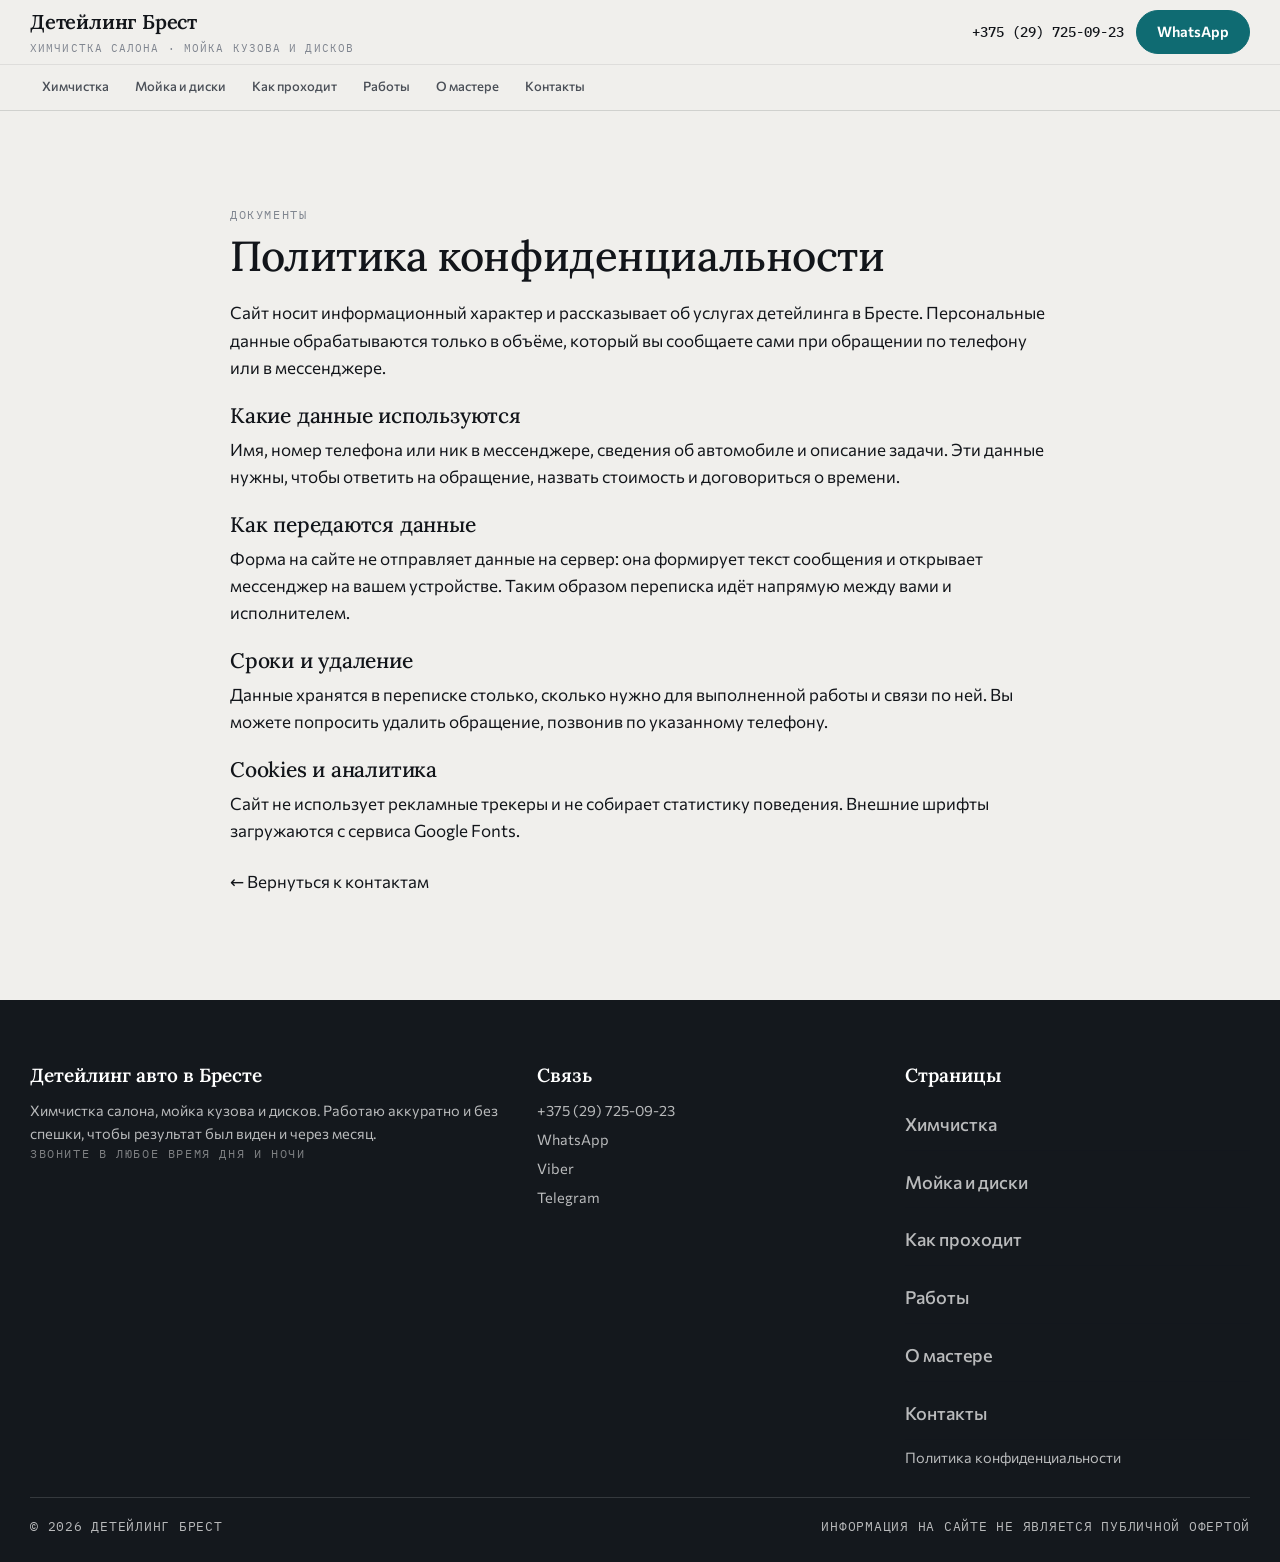
<file: politika.html>
<!doctype html><html lang="ru"><head>
<meta charset="utf-8"><meta name="viewport" content="width=device-width,initial-scale=1">
<title>Политика конфиденциальности — детейлинг Брест</title><meta name="description" content="Политика обработки персональных данных сайта детейлинга в Бресте.">
<meta property="og:title" content="Политика конфиденциальности — детейлинг Брест"><meta property="og:description" content="Политика обработки персональных данных сайта детейлинга в Бресте.">
<meta property="og:type" content="website"><meta property="og:locale" content="ru_BY">
<link rel="icon" href="assets/img/favicon.svg" type="image/svg+xml">
<link rel="preconnect" href="https://fonts.googleapis.com"><link rel="preconnect" href="https://fonts.gstatic.com" crossorigin>
<link href="https://fonts.googleapis.com/css2?family=Lora:ital,wght@0,500;0,600;1,500&family=Commissioner:wght@400;500;600&family=IBM+Plex+Mono:wght@400;500&display=swap" rel="stylesheet">
<style>
:root{--paper:#F0EFEC;--paper2:#F7F6F3;--ink:#12151A;--ink2:#4B5058;--ink3:#808690;
--deep:#14181D;--aqua:#0F6B72;--aqua2:#0B545A;--line:rgba(18,21,26,.14);--line2:rgba(18,21,26,.08);
--f-d:'Lora',Georgia,serif;--f-b:'Commissioner',system-ui,sans-serif;--f-m:'IBM Plex Mono',ui-monospace,monospace}
*{box-sizing:border-box}
html{-webkit-text-size-adjust:100%}
body{margin:0;background:var(--paper);color:var(--ink);font-family:var(--f-b);font-size:17px;line-height:1.6;
-webkit-font-smoothing:antialiased;overflow-x:hidden}
body.is-locked{overflow:hidden}
h1,h2,h3{margin:0;font-family:var(--f-d);font-weight:500;letter-spacing:-.01em;line-height:1.08}
p{margin:0 0 1em}
a{color:inherit;text-decoration:none}
img{max-width:100%;display:block}
.wrap{width:min(1220px,100% - 44px);margin-inline:auto}
.mono{font-family:var(--f-m);font-size:11.5px;letter-spacing:.14em;text-transform:uppercase;color:var(--ink3)}
.top{position:sticky;top:0;z-index:60;background:rgba(240,239,236,.97);backdrop-filter:blur(8px);
border-bottom:1px solid var(--line)}
.top__row{display:flex;align-items:center;gap:12px;min-height:64px;min-width:0}
.brand{display:flex;flex-direction:column;gap:2px;min-width:0;overflow:hidden;white-space:nowrap}
.brand b{font-family:var(--f-d);font-size:20px;font-weight:600;letter-spacing:-.01em}
.brand span{font-size:11px;color:var(--ink3);font-family:var(--f-m);letter-spacing:.1em;text-transform:uppercase}
.top__sp{flex:1;min-width:8px}
@media (max-width:560px){.brand span{display:none}}
.tel{font-family:var(--f-m);font-size:14px;font-weight:500;white-space:nowrap}
.tel:hover{color:var(--aqua)}
.btn{display:inline-flex;align-items:center;justify-content:center;gap:9px;min-height:44px;padding:0 20px;
border-radius:999px;background:var(--ink);color:#fff;font-weight:600;font-size:14.5px;border:1px solid var(--ink);
transition:background .2s,transform .2s}
.btn:hover{background:var(--aqua);border-color:var(--aqua)}
.btn--line{background:transparent;color:var(--ink);border-color:var(--line)}
.btn--line:hover{background:var(--ink);color:#fff;border-color:var(--ink)}
.btn--wa{background:var(--aqua);border-color:var(--aqua)}
.burger{display:none;width:44px;height:44px;border:1px solid var(--line);background:transparent;border-radius:50%;
align-items:center;justify-content:center;flex-direction:column;gap:4px;cursor:pointer;padding:0;flex:none}
.burger span{display:block;width:16px;height:1.5px;background:var(--ink)}
@media (max-width:859px){.top .tel{display:none}.burger{display:flex}}
.navbar{border-top:1px solid var(--line2)}
.navbar__in{display:flex;align-items:center;gap:2px;overflow-x:auto;scrollbar-width:none;-ms-overflow-style:none}
.navbar__in::-webkit-scrollbar{display:none;height:0}
.navbar a{flex:none;font-size:13px;font-weight:500;padding:11px 12px;white-space:nowrap;
border-bottom:2px solid transparent;color:var(--ink2)}
.navbar a:hover{color:var(--ink);border-color:var(--aqua)}
.navbar a[aria-current="page"]{color:var(--aqua);border-color:var(--aqua)}
.hero{position:relative;min-height:clamp(520px,72vh,740px);display:flex;align-items:flex-end;color:#fff;overflow:hidden;background:var(--deep)}
.hero__bg{position:absolute;inset:0}
.hero__bg img{width:100%;height:100%;object-fit:cover}
.hero::after{content:"";position:absolute;inset:0;background:linear-gradient(96deg,rgba(15,18,22,.92) 0%,rgba(15,18,22,.55) 46%,rgba(15,18,22,.12) 100%)}
.hero__in{position:relative;z-index:2;padding-block:clamp(30px,6vw,64px);width:100%}
.hero h1{font-size:clamp(34px,5.4vw,68px);max-width:17ch}
.hero p{color:rgba(255,255,255,.84);max-width:44ch;margin-top:16px}
.fbar{position:fixed;left:0;right:0;bottom:0;z-index:70;display:none;gap:6px;padding:8px 10px;
background:rgba(20,24,29,.96);backdrop-filter:blur(10px)}
.fbar a{flex:1;display:flex;flex-direction:column;align-items:center;gap:3px;padding:8px 4px;border-radius:12px;
color:#fff;font-size:10.5px;font-family:var(--f-m);letter-spacing:.06em;text-transform:uppercase}
.fbar a svg{width:19px;height:19px;stroke:currentColor;fill:none;stroke-width:1.7}
.fbar a:first-child{background:var(--aqua)}
@media (max-width:859px){.fbar{display:flex}body{padding-bottom:70px}}
</style>
<link rel="stylesheet" href="assets/css/site.v1.css">
</head><body id="top">
<header class="top">
  <div class="wrap top__row">
    <a class="brand" href="index.html"><b>Детейлинг Брест</b><span>химчистка салона · мойка кузова и дисков</span></a>
    <span class="top__sp"></span>
    <a class="tel" href="tel:+375297250923">+375 (29) 725-09-23</a>
    <a class="btn btn--wa" href="https://wa.me/375297250923" target="_blank" rel="noopener">WhatsApp</a>
    <button class="burger" id="burger" aria-label="Меню" aria-expanded="false" aria-controls="drawer"><span></span><span></span><span></span></button>
  </div>
  <nav class="navbar" aria-label="Страницы сайта"><div class="wrap navbar__in"><a href="himchistka.html">Химчистка</a><a href="moyka.html">Мойка и диски</a><a href="etapy.html">Как проходит</a><a href="raboty.html">Работы</a><a href="o-mastere.html">О мастере</a><a href="kontakty.html">Контакты</a></div></nav>
</header>
<main>
<section class="sec"><div class="wrap" style="max-width:820px">
  <span class="mono">Документы</span>
  <h1 style="font-size:clamp(26px,3.4vw,42px);margin:8px 0 20px">Политика конфиденциальности</h1>
  <p>Сайт носит информационный характер и рассказывает об услугах детейлинга в Бресте. Персональные данные обрабатываются только в объёме, который вы сообщаете сами при обращении по телефону или в мессенджере.</p>
  <h3 style="font-size:21px;margin:24px 0 8px">Какие данные используются</h3>
  <p>Имя, номер телефона или ник в мессенджере, сведения об автомобиле и описание задачи. Эти данные нужны, чтобы ответить на обращение, назвать стоимость и договориться о времени.</p>
  <h3 style="font-size:21px;margin:24px 0 8px">Как передаются данные</h3>
  <p>Форма на сайте не отправляет данные на сервер: она формирует текст сообщения и открывает мессенджер на вашем устройстве. Таким образом переписка идёт напрямую между вами и исполнителем.</p>
  <h3 style="font-size:21px;margin:24px 0 8px">Сроки и удаление</h3>
  <p>Данные хранятся в переписке столько, сколько нужно для выполненной работы и связи по ней. Вы можете попросить удалить обращение, позвонив по указанному телефону.</p>
  <h3 style="font-size:21px;margin:24px 0 8px">Cookies и аналитика</h3>
  <p>Сайт не использует рекламные трекеры и не собирает статистику поведения. Внешние шрифты загружаются с сервиса Google Fonts.</p>
  <p style="margin-top:24px"><a href="kontakty.html">← Вернуться к контактам</a></p>
</div></section>
</main>
<footer class="foot">
  <div class="wrap">
    <div class="foot__top">
      <div>
        <b>Детейлинг авто в Бресте</b>
        <p style="margin:0">Химчистка салона, мойка кузова и дисков. Работаю аккуратно и без спешки, чтобы результат был виден и через месяц.</p>
        <p class="mono" style="color:rgba(255,255,255,.45)">Звоните в любое время дня и ночи</p>
      </div>
      <div>
        <b>Связь</b>
        <div class="foot__links">
          <a href="tel:+375297250923">+375 (29) 725-09-23</a>
          <a href="https://wa.me/375297250923" target="_blank" rel="noopener">WhatsApp</a>
          <a href="viber://chat?number=%2B375297250923" >Viber</a>
          <a href="https://t.me/+375297250923" target="_blank" rel="noopener">Telegram</a>
        </div>
      </div>
      <div>
        <b>Страницы</b>
        <div class="foot__links"><a class="dl" href="himchistka.html">Химчистка</a><a class="dl" href="moyka.html">Мойка и диски</a><a class="dl" href="etapy.html">Как проходит</a><a class="dl" href="raboty.html">Работы</a><a class="dl" href="o-mastere.html">О мастере</a><a class="dl" href="kontakty.html">Контакты</a>
          <a href="politika.html">Политика конфиденциальности</a>
        </div>
      </div>
    </div>
    <div class="foot__bot">
      <span>© 2026 Детейлинг Брест</span>
      <span>Информация на сайте не является публичной офертой</span>
    </div>
  </div>
</footer>
<div class="drawer" id="drawer" data-open="false">
  <div class="drawer__inner" role="dialog" aria-modal="true" aria-label="Меню сайта">
    <div class="drawer__head"><span class="mono">Меню</span><button class="drawer__close" id="drawerClose" aria-label="Закрыть меню"></button></div>
    <a class="dl" href="himchistka.html">Химчистка</a><a class="dl" href="moyka.html">Мойка и диски</a><a class="dl" href="etapy.html">Как проходит</a><a class="dl" href="raboty.html">Работы</a><a class="dl" href="o-mastere.html">О мастере</a><a class="dl" href="kontakty.html">Контакты</a><a class="dl" href="politika.html">Политика</a>
    <a class="btn" href="tel:+375297250923">Позвонить +375 (29) 725-09-23</a>
    <a class="btn btn--wa" href="https://wa.me/375297250923" target="_blank" rel="noopener">Написать в WhatsApp</a>
  </div>
</div>
<div class="fbar">
  <a href="tel:+375297250923"><svg viewBox="0 0 24 24"><path d="M6 3h3l2 5-2 2a12 12 0 006 6l2-2 5 2v3a2 2 0 01-2 2A17 17 0 014 5a2 2 0 012-2z"/></svg>Позвонить</a>
  <a href="https://wa.me/375297250923" target="_blank" rel="noopener"><svg viewBox="0 0 24 24"><path d="M20 12a8 8 0 01-11.8 7L4 20l1-4.2A8 8 0 1120 12z"/><path d="M9 9.5c0 3 2.5 5.5 5.5 5.5"/></svg>WhatsApp</a>
  <a href="viber://chat?number=%2B375297250923"><svg viewBox="0 0 24 24"><path d="M12 4c4 0 7 3 7 7a7 7 0 01-7 7c-1.6 0-3-.4-4-1.2L5 18l1-3c-.7-1-1-2.2-1-3.5C5 7 8 4 12 4z"/><path d="M10 9l2 5 2-5"/></svg>Viber</a>
  <a href="https://t.me/+375297250923" target="_blank" rel="noopener"><svg viewBox="0 0 24 24"><path d="M21 5L3 11l5 2 2 6 3-4 5 3z"/></svg>Telegram</a>
</div>
<script src="assets/js/main.v1.js" defer></script>
</body></html>
</file>
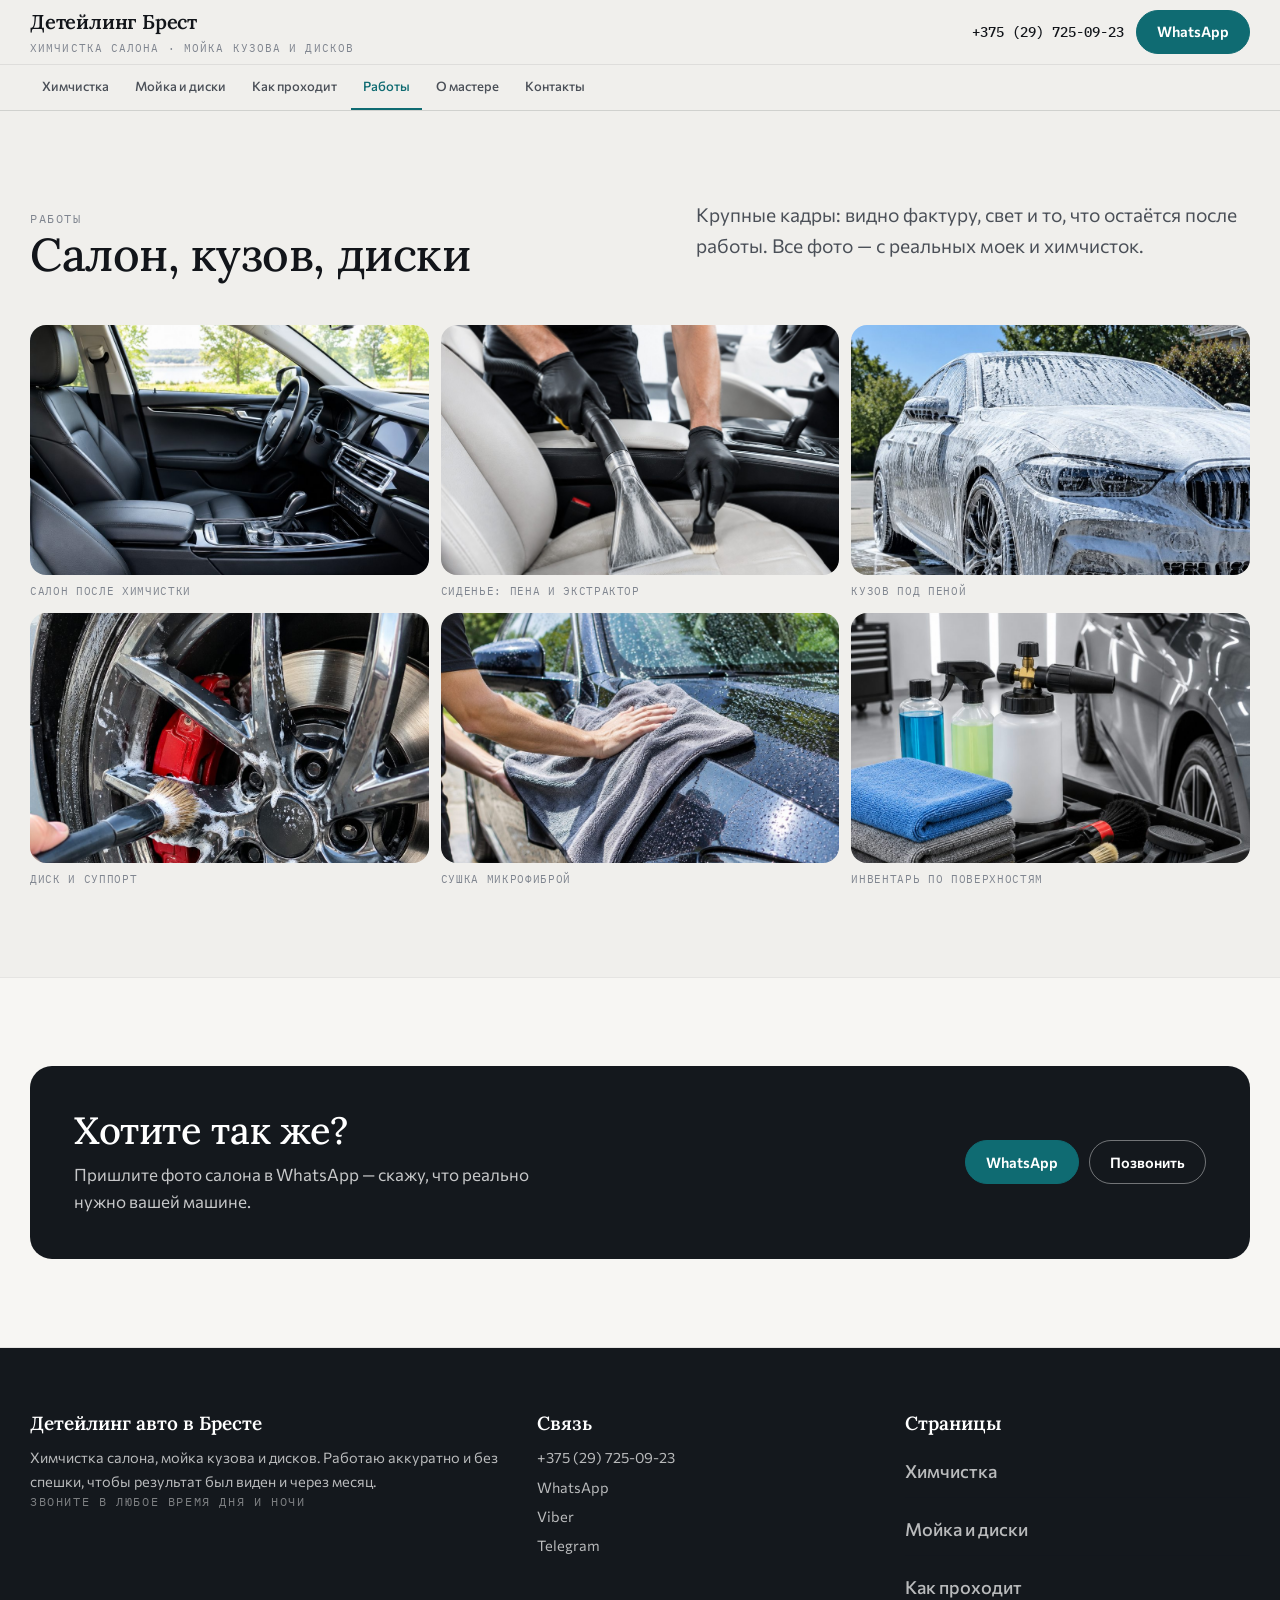
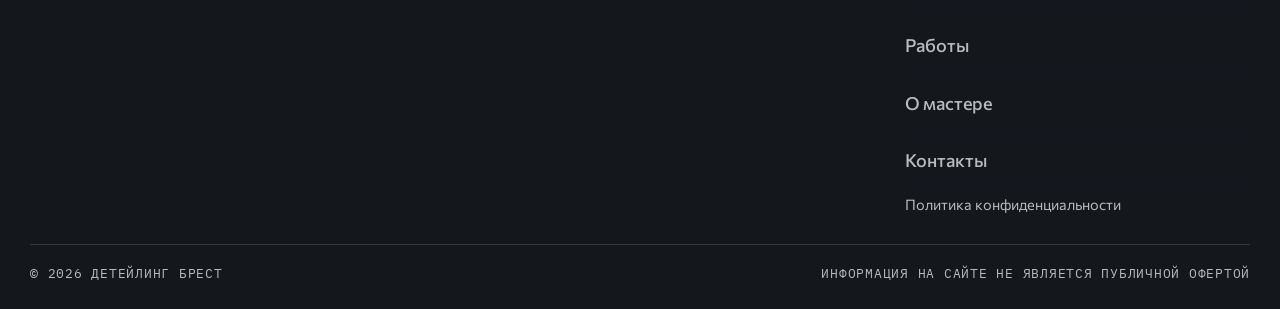
<file: raboty.html>
<!doctype html><html lang="ru"><head>
<meta charset="utf-8"><meta name="viewport" content="width=device-width,initial-scale=1">
<title>Работы: химчистка салона и мойка кузова — Брест</title><meta name="description" content="Примеры работ: салон после химчистки, мойка кузова активной пеной, диски и арки, сушка микрофиброй, инвентарь для разных поверхностей.">
<meta property="og:title" content="Работы: химчистка салона и мойка кузова — Брест"><meta property="og:description" content="Примеры работ: салон после химчистки, мойка кузова активной пеной, диски и арки, сушка микрофиброй, инвентарь для разных поверхностей.">
<meta property="og:type" content="website"><meta property="og:locale" content="ru_BY">
<link rel="icon" href="assets/img/favicon.svg" type="image/svg+xml">
<link rel="preconnect" href="https://fonts.googleapis.com"><link rel="preconnect" href="https://fonts.gstatic.com" crossorigin>
<link href="https://fonts.googleapis.com/css2?family=Lora:ital,wght@0,500;0,600;1,500&family=Commissioner:wght@400;500;600&family=IBM+Plex+Mono:wght@400;500&display=swap" rel="stylesheet">
<style>
:root{--paper:#F0EFEC;--paper2:#F7F6F3;--ink:#12151A;--ink2:#4B5058;--ink3:#808690;
--deep:#14181D;--aqua:#0F6B72;--aqua2:#0B545A;--line:rgba(18,21,26,.14);--line2:rgba(18,21,26,.08);
--f-d:'Lora',Georgia,serif;--f-b:'Commissioner',system-ui,sans-serif;--f-m:'IBM Plex Mono',ui-monospace,monospace}
*{box-sizing:border-box}
html{-webkit-text-size-adjust:100%}
body{margin:0;background:var(--paper);color:var(--ink);font-family:var(--f-b);font-size:17px;line-height:1.6;
-webkit-font-smoothing:antialiased;overflow-x:hidden}
body.is-locked{overflow:hidden}
h1,h2,h3{margin:0;font-family:var(--f-d);font-weight:500;letter-spacing:-.01em;line-height:1.08}
p{margin:0 0 1em}
a{color:inherit;text-decoration:none}
img{max-width:100%;display:block}
.wrap{width:min(1220px,100% - 44px);margin-inline:auto}
.mono{font-family:var(--f-m);font-size:11.5px;letter-spacing:.14em;text-transform:uppercase;color:var(--ink3)}
.top{position:sticky;top:0;z-index:60;background:rgba(240,239,236,.97);backdrop-filter:blur(8px);
border-bottom:1px solid var(--line)}
.top__row{display:flex;align-items:center;gap:12px;min-height:64px;min-width:0}
.brand{display:flex;flex-direction:column;gap:2px;min-width:0;overflow:hidden;white-space:nowrap}
.brand b{font-family:var(--f-d);font-size:20px;font-weight:600;letter-spacing:-.01em}
.brand span{font-size:11px;color:var(--ink3);font-family:var(--f-m);letter-spacing:.1em;text-transform:uppercase}
.top__sp{flex:1;min-width:8px}
@media (max-width:560px){.brand span{display:none}}
.tel{font-family:var(--f-m);font-size:14px;font-weight:500;white-space:nowrap}
.tel:hover{color:var(--aqua)}
.btn{display:inline-flex;align-items:center;justify-content:center;gap:9px;min-height:44px;padding:0 20px;
border-radius:999px;background:var(--ink);color:#fff;font-weight:600;font-size:14.5px;border:1px solid var(--ink);
transition:background .2s,transform .2s}
.btn:hover{background:var(--aqua);border-color:var(--aqua)}
.btn--line{background:transparent;color:var(--ink);border-color:var(--line)}
.btn--line:hover{background:var(--ink);color:#fff;border-color:var(--ink)}
.btn--wa{background:var(--aqua);border-color:var(--aqua)}
.burger{display:none;width:44px;height:44px;border:1px solid var(--line);background:transparent;border-radius:50%;
align-items:center;justify-content:center;flex-direction:column;gap:4px;cursor:pointer;padding:0;flex:none}
.burger span{display:block;width:16px;height:1.5px;background:var(--ink)}
@media (max-width:859px){.top .tel{display:none}.burger{display:flex}}
.navbar{border-top:1px solid var(--line2)}
.navbar__in{display:flex;align-items:center;gap:2px;overflow-x:auto;scrollbar-width:none;-ms-overflow-style:none}
.navbar__in::-webkit-scrollbar{display:none;height:0}
.navbar a{flex:none;font-size:13px;font-weight:500;padding:11px 12px;white-space:nowrap;
border-bottom:2px solid transparent;color:var(--ink2)}
.navbar a:hover{color:var(--ink);border-color:var(--aqua)}
.navbar a[aria-current="page"]{color:var(--aqua);border-color:var(--aqua)}
.hero{position:relative;min-height:clamp(520px,72vh,740px);display:flex;align-items:flex-end;color:#fff;overflow:hidden;background:var(--deep)}
.hero__bg{position:absolute;inset:0}
.hero__bg img{width:100%;height:100%;object-fit:cover}
.hero::after{content:"";position:absolute;inset:0;background:linear-gradient(96deg,rgba(15,18,22,.92) 0%,rgba(15,18,22,.55) 46%,rgba(15,18,22,.12) 100%)}
.hero__in{position:relative;z-index:2;padding-block:clamp(30px,6vw,64px);width:100%}
.hero h1{font-size:clamp(34px,5.4vw,68px);max-width:17ch}
.hero p{color:rgba(255,255,255,.84);max-width:44ch;margin-top:16px}
.fbar{position:fixed;left:0;right:0;bottom:0;z-index:70;display:none;gap:6px;padding:8px 10px;
background:rgba(20,24,29,.96);backdrop-filter:blur(10px)}
.fbar a{flex:1;display:flex;flex-direction:column;align-items:center;gap:3px;padding:8px 4px;border-radius:12px;
color:#fff;font-size:10.5px;font-family:var(--f-m);letter-spacing:.06em;text-transform:uppercase}
.fbar a svg{width:19px;height:19px;stroke:currentColor;fill:none;stroke-width:1.7}
.fbar a:first-child{background:var(--aqua)}
@media (max-width:859px){.fbar{display:flex}body{padding-bottom:70px}}
</style>
<link rel="stylesheet" href="assets/css/site.v1.css">
</head><body id="top">
<header class="top">
  <div class="wrap top__row">
    <a class="brand" href="index.html"><b>Детейлинг Брест</b><span>химчистка салона · мойка кузова и дисков</span></a>
    <span class="top__sp"></span>
    <a class="tel" href="tel:+375297250923">+375 (29) 725-09-23</a>
    <a class="btn btn--wa" href="https://wa.me/375297250923" target="_blank" rel="noopener">WhatsApp</a>
    <button class="burger" id="burger" aria-label="Меню" aria-expanded="false" aria-controls="drawer"><span></span><span></span><span></span></button>
  </div>
  <nav class="navbar" aria-label="Страницы сайта"><div class="wrap navbar__in"><a href="himchistka.html">Химчистка</a><a href="moyka.html">Мойка и диски</a><a href="etapy.html">Как проходит</a><a href="raboty.html" aria-current="page">Работы</a><a href="o-mastere.html">О мастере</a><a href="kontakty.html">Контакты</a></div></nav>
</header>
<main>
<section class="sec"><div class="wrap">
  <div class="head"><div><span class="mono">Работы</span><h1>Салон, кузов, диски</h1></div>
  <p class="lead">Крупные кадры: видно фактуру, свет и то, что остаётся после работы. Все фото — с реальных моек и химчисток.</p></div>
  <div class="gal">
    <figure><img src="assets/img/cabin.jpg" alt="Салон после химчистки"><figcaption>Салон после химчистки</figcaption></figure>
    <figure><img src="assets/img/hero.jpg" alt="Химчистка сиденья"><figcaption>Сиденье: пена и экстрактор</figcaption></figure>
    <figure><img src="assets/img/foam.jpg" alt="Кузов под пеной"><figcaption>Кузов под пеной</figcaption></figure>
    <figure><img src="assets/img/wheel.jpg" alt="Мойка диска"><figcaption>Диск и суппорт</figcaption></figure>
    <figure><img src="assets/img/dry.jpg" alt="Сушка кузова микрофиброй"><figcaption>Сушка микрофиброй</figcaption></figure>
    <figure><img src="assets/img/tools.jpg" alt="Инвентарь для детейлинга"><figcaption>Инвентарь по поверхностям</figcaption></figure>
  </div>
</div></section>
<section class="sec sec--paper2"><div class="wrap"><div class="cta"><div><h2>Хотите так же?</h2>
  <p>Пришлите фото салона в WhatsApp — скажу, что реально нужно вашей машине.</p></div>
  <div class="actions" style="margin:0"><a class="btn btn--wa" href="https://wa.me/375297250923" target="_blank" rel="noopener">WhatsApp</a>
  <a class="btn btn--line" href="tel:+375297250923" style="color:#fff;border-color:rgba(255,255,255,.4)">Позвонить</a></div></div></div></section>
</main>
<footer class="foot">
  <div class="wrap">
    <div class="foot__top">
      <div>
        <b>Детейлинг авто в Бресте</b>
        <p style="margin:0">Химчистка салона, мойка кузова и дисков. Работаю аккуратно и без спешки, чтобы результат был виден и через месяц.</p>
        <p class="mono" style="color:rgba(255,255,255,.45)">Звоните в любое время дня и ночи</p>
      </div>
      <div>
        <b>Связь</b>
        <div class="foot__links">
          <a href="tel:+375297250923">+375 (29) 725-09-23</a>
          <a href="https://wa.me/375297250923" target="_blank" rel="noopener">WhatsApp</a>
          <a href="viber://chat?number=%2B375297250923" >Viber</a>
          <a href="https://t.me/+375297250923" target="_blank" rel="noopener">Telegram</a>
        </div>
      </div>
      <div>
        <b>Страницы</b>
        <div class="foot__links"><a class="dl" href="himchistka.html">Химчистка</a><a class="dl" href="moyka.html">Мойка и диски</a><a class="dl" href="etapy.html">Как проходит</a><a class="dl" href="raboty.html">Работы</a><a class="dl" href="o-mastere.html">О мастере</a><a class="dl" href="kontakty.html">Контакты</a>
          <a href="politika.html">Политика конфиденциальности</a>
        </div>
      </div>
    </div>
    <div class="foot__bot">
      <span>© 2026 Детейлинг Брест</span>
      <span>Информация на сайте не является публичной офертой</span>
    </div>
  </div>
</footer>
<div class="drawer" id="drawer" data-open="false">
  <div class="drawer__inner" role="dialog" aria-modal="true" aria-label="Меню сайта">
    <div class="drawer__head"><span class="mono">Меню</span><button class="drawer__close" id="drawerClose" aria-label="Закрыть меню"></button></div>
    <a class="dl" href="himchistka.html">Химчистка</a><a class="dl" href="moyka.html">Мойка и диски</a><a class="dl" href="etapy.html">Как проходит</a><a class="dl" href="raboty.html">Работы</a><a class="dl" href="o-mastere.html">О мастере</a><a class="dl" href="kontakty.html">Контакты</a><a class="dl" href="politika.html">Политика</a>
    <a class="btn" href="tel:+375297250923">Позвонить +375 (29) 725-09-23</a>
    <a class="btn btn--wa" href="https://wa.me/375297250923" target="_blank" rel="noopener">Написать в WhatsApp</a>
  </div>
</div>
<div class="fbar">
  <a href="tel:+375297250923"><svg viewBox="0 0 24 24"><path d="M6 3h3l2 5-2 2a12 12 0 006 6l2-2 5 2v3a2 2 0 01-2 2A17 17 0 014 5a2 2 0 012-2z"/></svg>Позвонить</a>
  <a href="https://wa.me/375297250923" target="_blank" rel="noopener"><svg viewBox="0 0 24 24"><path d="M20 12a8 8 0 01-11.8 7L4 20l1-4.2A8 8 0 1120 12z"/><path d="M9 9.5c0 3 2.5 5.5 5.5 5.5"/></svg>WhatsApp</a>
  <a href="viber://chat?number=%2B375297250923"><svg viewBox="0 0 24 24"><path d="M12 4c4 0 7 3 7 7a7 7 0 01-7 7c-1.6 0-3-.4-4-1.2L5 18l1-3c-.7-1-1-2.2-1-3.5C5 7 8 4 12 4z"/><path d="M10 9l2 5 2-5"/></svg>Viber</a>
  <a href="https://t.me/+375297250923" target="_blank" rel="noopener"><svg viewBox="0 0 24 24"><path d="M21 5L3 11l5 2 2 6 3-4 5 3z"/></svg>Telegram</a>
</div>
<script src="assets/js/main.v1.js" defer></script>
</body></html>
</file>
<file: assets/css/site.v1.css>
:root{--paper:#F0EFEC;--paper2:#F7F6F3;--ink:#12151A;--ink2:#4B5058;--ink3:#808690;
--deep:#14181D;--aqua:#0F6B72;--aqua2:#0B545A;--line:rgba(18,21,26,.14);--line2:rgba(18,21,26,.08);
--f-d:'Lora',Georgia,serif;--f-b:'Commissioner',system-ui,sans-serif;--f-m:'IBM Plex Mono',ui-monospace,monospace}
*{box-sizing:border-box}
html{-webkit-text-size-adjust:100%}
body{margin:0;background:var(--paper);color:var(--ink);font-family:var(--f-b);font-size:17px;line-height:1.6;
-webkit-font-smoothing:antialiased;overflow-x:hidden}
body.is-locked{overflow:hidden}
h1,h2,h3{margin:0;font-family:var(--f-d);font-weight:500;letter-spacing:-.01em;line-height:1.08}
p{margin:0 0 1em}
a{color:inherit;text-decoration:none}
img{max-width:100%;display:block}
.wrap{width:min(1220px,100% - 44px);margin-inline:auto}
.mono{font-family:var(--f-m);font-size:11.5px;letter-spacing:.14em;text-transform:uppercase;color:var(--ink3)}
.top{position:sticky;top:0;z-index:60;background:rgba(240,239,236,.97);backdrop-filter:blur(8px);
border-bottom:1px solid var(--line)}
.top__row{display:flex;align-items:center;gap:12px;min-height:64px;min-width:0}
.brand{display:flex;flex-direction:column;gap:2px;min-width:0;overflow:hidden;white-space:nowrap}
.brand b{font-family:var(--f-d);font-size:20px;font-weight:600;letter-spacing:-.01em}
.brand span{font-size:11px;color:var(--ink3);font-family:var(--f-m);letter-spacing:.1em;text-transform:uppercase}
.top__sp{flex:1;min-width:8px}
@media (max-width:560px){.brand span{display:none}}
.tel{font-family:var(--f-m);font-size:14px;font-weight:500;white-space:nowrap}
.tel:hover{color:var(--aqua)}
.btn{display:inline-flex;align-items:center;justify-content:center;gap:9px;min-height:44px;padding:0 20px;
border-radius:999px;background:var(--ink);color:#fff;font-weight:600;font-size:14.5px;border:1px solid var(--ink);
transition:background .2s,transform .2s}
.btn:hover{background:var(--aqua);border-color:var(--aqua)}
.btn--line{background:transparent;color:var(--ink);border-color:var(--line)}
.btn--line:hover{background:var(--ink);color:#fff;border-color:var(--ink)}
.btn--wa{background:var(--aqua);border-color:var(--aqua)}
.burger{display:none;width:44px;height:44px;border:1px solid var(--line);background:transparent;border-radius:50%;
align-items:center;justify-content:center;flex-direction:column;gap:4px;cursor:pointer;padding:0;flex:none}
.burger span{display:block;width:16px;height:1.5px;background:var(--ink)}
@media (max-width:859px){.top .tel{display:none}.burger{display:flex}}
.navbar{border-top:1px solid var(--line2)}
.navbar__in{display:flex;align-items:center;gap:2px;overflow-x:auto;scrollbar-width:none;-ms-overflow-style:none}
.navbar__in::-webkit-scrollbar{display:none;height:0}
.navbar a{flex:none;font-size:13px;font-weight:500;padding:11px 12px;white-space:nowrap;
border-bottom:2px solid transparent;color:var(--ink2)}
.navbar a:hover{color:var(--ink);border-color:var(--aqua)}
.navbar a[aria-current="page"]{color:var(--aqua);border-color:var(--aqua)}
.hero{position:relative;min-height:clamp(520px,72vh,740px);display:flex;align-items:flex-end;color:#fff;overflow:hidden;background:var(--deep)}
.hero__bg{position:absolute;inset:0}
.hero__bg img{width:100%;height:100%;object-fit:cover}
.hero::after{content:"";position:absolute;inset:0;background:linear-gradient(96deg,rgba(15,18,22,.92) 0%,rgba(15,18,22,.55) 46%,rgba(15,18,22,.12) 100%)}
.hero__in{position:relative;z-index:2;padding-block:clamp(30px,6vw,64px);width:100%}
.hero h1{font-size:clamp(34px,5.4vw,68px);max-width:17ch}
.hero p{color:rgba(255,255,255,.84);max-width:44ch;margin-top:16px}
.fbar{position:fixed;left:0;right:0;bottom:0;z-index:70;display:none;gap:6px;padding:8px 10px;
background:rgba(20,24,29,.96);backdrop-filter:blur(10px)}
.fbar a{flex:1;display:flex;flex-direction:column;align-items:center;gap:3px;padding:8px 4px;border-radius:12px;
color:#fff;font-size:10.5px;font-family:var(--f-m);letter-spacing:.06em;text-transform:uppercase}
.fbar a svg{width:19px;height:19px;stroke:currentColor;fill:none;stroke-width:1.7}
.fbar a:first-child{background:var(--aqua)}
@media (max-width:859px){.fbar{display:flex}body{padding-bottom:70px}}

.sec{padding:clamp(44px,7vw,88px) 0}
.sec--paper2{background:var(--paper2);border-top:1px solid var(--line2);border-bottom:1px solid var(--line2)}
.sec--dark{background:var(--deep);color:#fff}
.sec--dark .mono{color:rgba(255,255,255,.5)}
.sec--dark p{color:rgba(255,255,255,.76)}
.head{display:grid;grid-template-columns:minmax(0,1fr) minmax(0,.9fr);gap:clamp(18px,4vw,54px);align-items:end;margin-bottom:clamp(24px,4vw,46px)}
.head h1,.head h2{font-size:clamp(26px,3.6vw,46px);max-width:20ch}
@media (max-width:899px){.head{grid-template-columns:1fr}}
.lead{font-size:clamp(16.5px,1.5vw,19.5px);color:var(--ink2);max-width:54ch}
.hero__facts{display:flex;flex-wrap:wrap;gap:8px;margin-top:24px}
.hero__facts span{font-family:var(--f-m);font-size:11px;letter-spacing:.1em;text-transform:uppercase;
padding:7px 12px;border:1px solid rgba(255,255,255,.28);border-radius:999px;color:rgba(255,255,255,.9)}
.actions{display:flex;flex-wrap:wrap;gap:10px;margin-top:26px}
.grid{display:grid;gap:14px}
.g3{grid-template-columns:repeat(3,minmax(0,1fr))}
.g2{grid-template-columns:repeat(2,minmax(0,1fr))}
@media (max-width:899px){.g3{grid-template-columns:1fr}.g2{grid-template-columns:1fr}}
.card{background:#fff;border:1px solid var(--line2);border-radius:18px;padding:clamp(18px,2.4vw,26px);min-width:0}
.card h3{font-size:21px;margin-bottom:8px}
.card p{color:var(--ink2);font-size:15.5px;margin:0}
.card__num{font-family:var(--f-m);font-size:11px;letter-spacing:.12em;color:var(--aqua);text-transform:uppercase;display:block;margin-bottom:10px}
.photo{border-radius:18px;overflow:hidden;background:#ddd}
.photo img{width:100%;height:100%;object-fit:cover}
.photo figcaption{font-family:var(--f-m);font-size:11px;letter-spacing:.08em;text-transform:uppercase;color:var(--ink3);padding:10px 2px 0}
.vd{display:grid;gap:0;border-top:1px solid var(--line)}
.vd__row{display:grid;grid-template-columns:60px minmax(0,1fr) minmax(0,1.1fr) auto;gap:16px;align-items:baseline;
padding:18px 0;border-bottom:1px solid var(--line2)}
.vd__row b{font-family:var(--f-d);font-size:19px;font-weight:600}
.vd__row span{color:var(--ink2);font-size:15.5px}
@media (max-width:799px){.vd__row{grid-template-columns:44px minmax(0,1fr);row-gap:6px}.vd__row span{grid-column:2}}
.zone{display:flex;flex-wrap:wrap;gap:8px}
.zone button{font:inherit;font-size:14.5px;padding:9px 15px;border-radius:999px;border:1px solid var(--line);
background:transparent;cursor:pointer;transition:.18s}
.zone button[aria-pressed="true"]{background:var(--ink);color:#fff;border-color:var(--ink)}
.zpanel{margin-top:18px;border:1px solid var(--line2);border-radius:18px;background:#fff;padding:clamp(18px,2.4vw,26px)}
.zpanel h3{font-size:22px;margin-bottom:6px}
.zpanel ol{margin:12px 0 0;padding-left:20px;color:var(--ink2);font-size:15.5px}
.zpanel li{margin-bottom:6px}
.kit{display:grid;grid-template-columns:minmax(0,1fr) minmax(0,1fr);gap:clamp(18px,3vw,40px);align-items:start}
@media (max-width:899px){.kit{grid-template-columns:1fr}}
.field{display:block;margin-bottom:14px}
.field span{display:block;font-family:var(--f-m);font-size:11px;letter-spacing:.1em;text-transform:uppercase;color:var(--ink3);margin-bottom:6px}
.field select,.field input{width:100%;font:inherit;font-size:16px;padding:12px 14px;border:1px solid var(--line);
border-radius:12px;background:#fff;color:var(--ink)}
.needchips{display:flex;flex-wrap:wrap;gap:6px}
.needchips button{font:inherit;font-size:14px;padding:8px 13px;border-radius:999px;border:1px solid var(--line);
background:transparent;cursor:pointer}
.needchips button[aria-pressed="true"]{background:var(--aqua);color:#fff;border-color:var(--aqua)}
.kit__out{border:1px solid var(--line2);border-radius:18px;background:#fff;padding:clamp(18px,2.4vw,26px)}
.kit__out h3{font-size:20px;margin-bottom:10px}
.kit__out ul{margin:0 0 16px;padding-left:20px;color:var(--ink2);font-size:15.5px}
.kit__out li{margin-bottom:6px}
.kit__note{font-size:14px;color:var(--ink3);border-top:1px solid var(--line2);padding-top:14px;margin-top:6px}
.cmp{width:100%;border-collapse:collapse;font-size:15.5px;background:#fff;border-radius:16px;overflow:hidden}
.cmp th,.cmp td{text-align:left;padding:14px 16px;border-bottom:1px solid var(--line2);vertical-align:top}
.cmp th{font-family:var(--f-m);font-size:11px;letter-spacing:.1em;text-transform:uppercase;color:var(--ink3);font-weight:500}
.cmp td:first-child{font-weight:600;width:30%}
.cmp tr:last-child td{border-bottom:0}
.tablewrap{overflow-x:auto;-webkit-overflow-scrolling:touch}
.tablewrap table.cmp{min-width:560px}
.gal{display:grid;grid-template-columns:repeat(3,minmax(0,1fr));gap:12px}
.gal figure{margin:0}
.gal img{width:100%;height:250px;object-fit:cover;border-radius:16px}
.gal figcaption{font-family:var(--f-m);font-size:11px;letter-spacing:.06em;text-transform:uppercase;color:var(--ink3);padding-top:8px}
@media (max-width:899px){.gal{grid-template-columns:repeat(2,minmax(0,1fr))}.gal img{height:180px}}
@media (max-width:520px){.gal{grid-template-columns:1fr}.gal img{height:230px}}
.steps{counter-reset:s;display:grid;gap:14px;grid-template-columns:repeat(2,minmax(0,1fr))}
@media (max-width:799px){.steps{grid-template-columns:1fr}}
.step{position:relative;padding:22px 24px 22px 66px;background:#fff;border:1px solid var(--line2);border-radius:18px}
.step::before{counter-increment:s;content:counter(s,decimal-leading-zero);position:absolute;left:22px;top:22px;
font-family:var(--f-m);font-size:13px;color:var(--aqua);letter-spacing:.08em}
.step h3{font-size:18px;margin-bottom:5px}
.step p{font-size:15px;color:var(--ink2);margin:0}
.acc{border-top:1px solid var(--line)}
.acc__i{border-bottom:1px solid var(--line2)}
.acc__q{width:100%;text-align:left;background:none;border:0;font:inherit;font-size:17.5px;font-weight:600;
padding:18px 34px 18px 0;cursor:pointer;position:relative;color:var(--ink)}
.acc__q::after{content:"";position:absolute;right:4px;top:50%;width:9px;height:9px;border-right:1.6px solid var(--ink3);
border-bottom:1.6px solid var(--ink3);transform:translateY(-70%) rotate(45deg);transition:.2s}
.acc__q[aria-expanded="true"]::after{transform:translateY(-30%) rotate(-135deg)}
.acc__a{display:none;padding:0 0 20px;color:var(--ink2);font-size:16px;max-width:72ch}
.acc__i.is-open .acc__a{display:block}
.form{display:grid;gap:14px;max-width:560px}
.form button{justify-self:start}
.form__out{font-family:var(--f-m);font-size:13px;color:var(--aqua);min-height:18px}
.cta{display:grid;grid-template-columns:minmax(0,1fr) auto;gap:20px;align-items:center;background:var(--deep);
color:#fff;border-radius:22px;padding:clamp(24px,4vw,44px)}
@media (max-width:799px){.cta{grid-template-columns:1fr}}
.cta h2{font-size:clamp(24px,3vw,38px);max-width:22ch}
.cta p{color:rgba(255,255,255,.76);margin:10px 0 0;max-width:46ch}
.foot{background:var(--deep);color:rgba(255,255,255,.7);padding:clamp(32px,5vw,60px) 0 26px;font-size:14.5px}
.foot__top{display:grid;grid-template-columns:minmax(0,1.4fr) minmax(0,1fr) minmax(0,1fr);gap:24px;padding-bottom:28px;
border-bottom:1px solid rgba(255,255,255,.14)}
@media (max-width:799px){.foot__top{grid-template-columns:1fr}}
.foot b{font-family:var(--f-d);font-size:19px;color:#fff;font-weight:600;display:block;margin-bottom:8px}
.foot a:hover{color:#fff}
.foot__links{display:flex;flex-direction:column;gap:6px}
.foot__bot{display:flex;flex-wrap:wrap;gap:10px;justify-content:space-between;padding-top:18px;font-size:12.5px;font-family:var(--f-m);letter-spacing:.06em;text-transform:uppercase}
.drawer{position:fixed;inset:0;z-index:100;background:rgba(10,12,15,.55);display:none}
.drawer[data-open="true"]{display:block}
.drawer__inner{position:absolute;top:0;right:0;bottom:0;width:min(360px,88%);background:var(--paper);
display:flex;flex-direction:column;padding:20px;overflow-y:auto}
.drawer__head{display:flex;align-items:center;justify-content:space-between;margin-bottom:14px}
.drawer__close{width:40px;height:40px;border:1px solid var(--line);border-radius:50%;background:transparent;
cursor:pointer;position:relative}
.drawer__close::before,.drawer__close::after{content:"";position:absolute;left:50%;top:50%;width:15px;height:1.5px;
background:var(--ink)}
.drawer__close::before{transform:translate(-50%,-50%) rotate(45deg)}
.drawer__close::after{transform:translate(-50%,-50%) rotate(-45deg)}
.dl{display:block;font-size:18px;padding:11px 0;border-bottom:1px solid var(--line2);font-weight:500}
.dl[aria-current]{color:var(--aqua)}
.drawer .btn{margin-top:18px}
</file>
